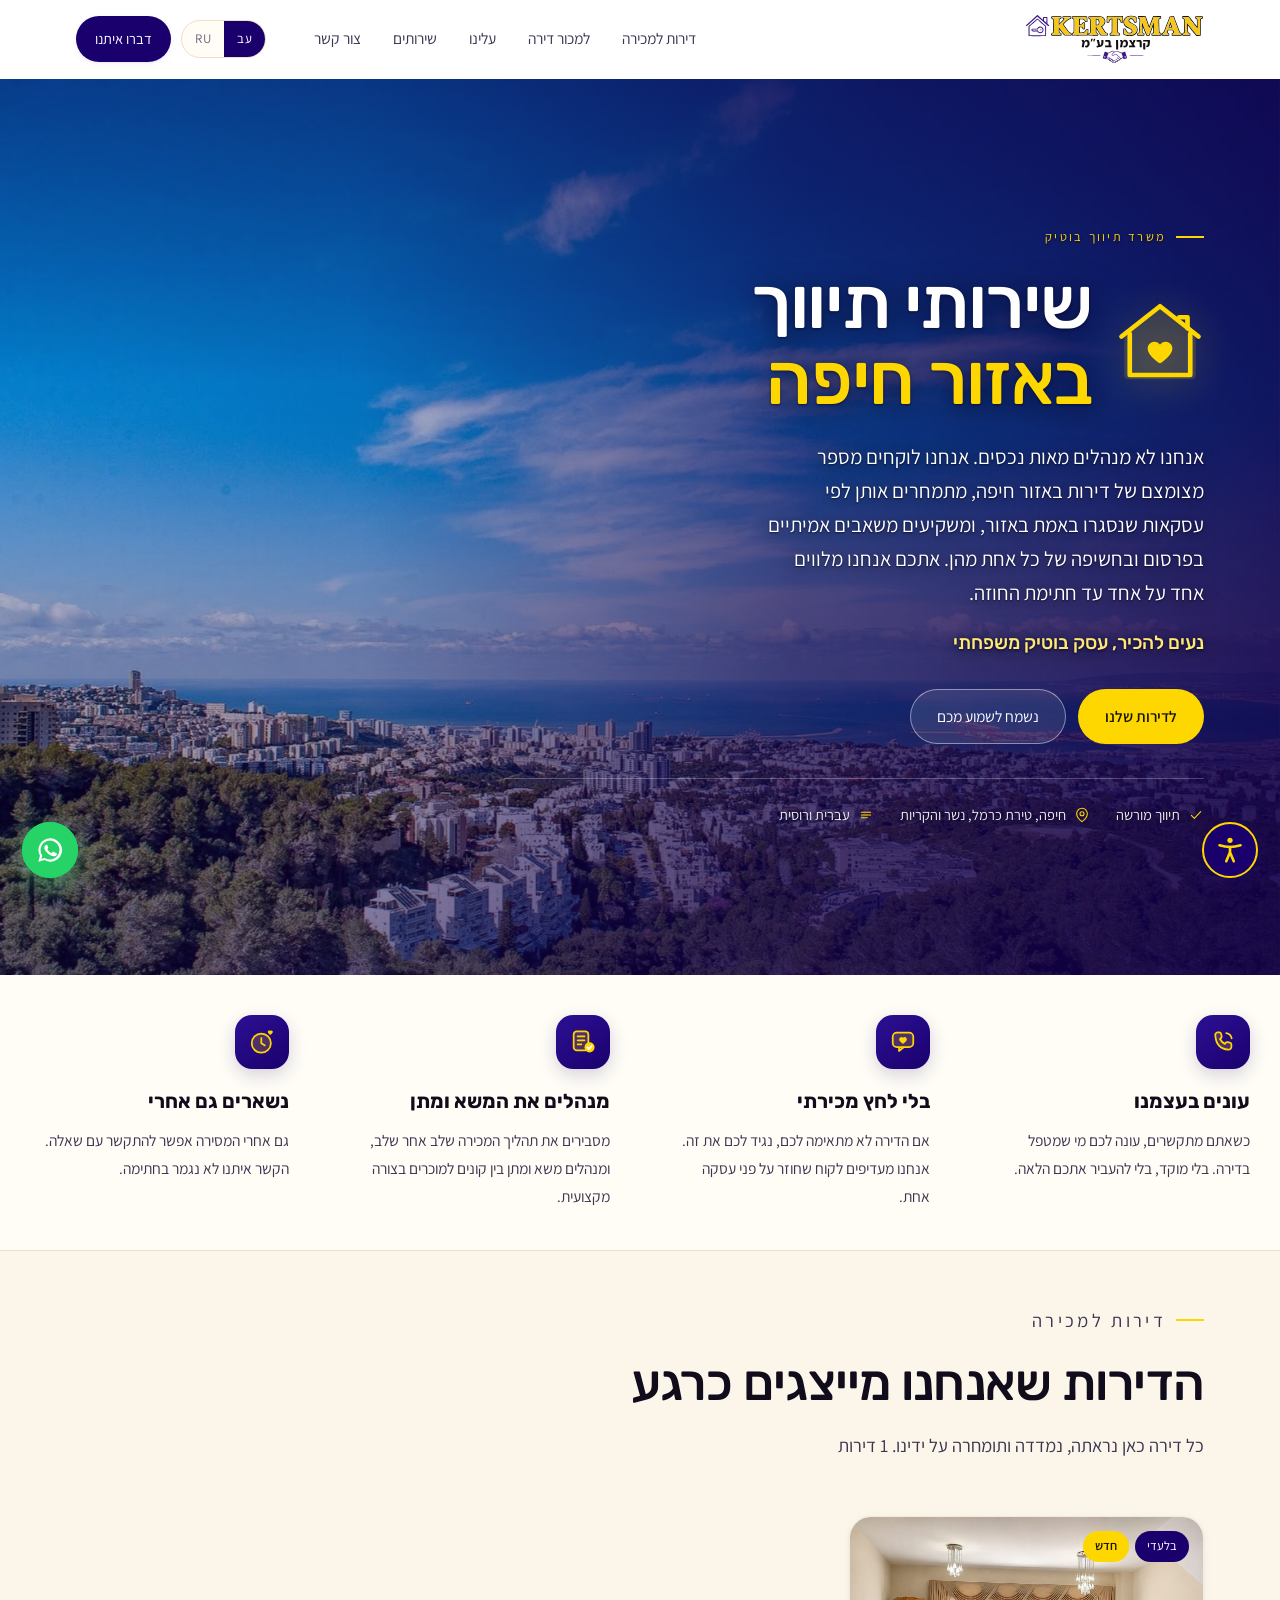
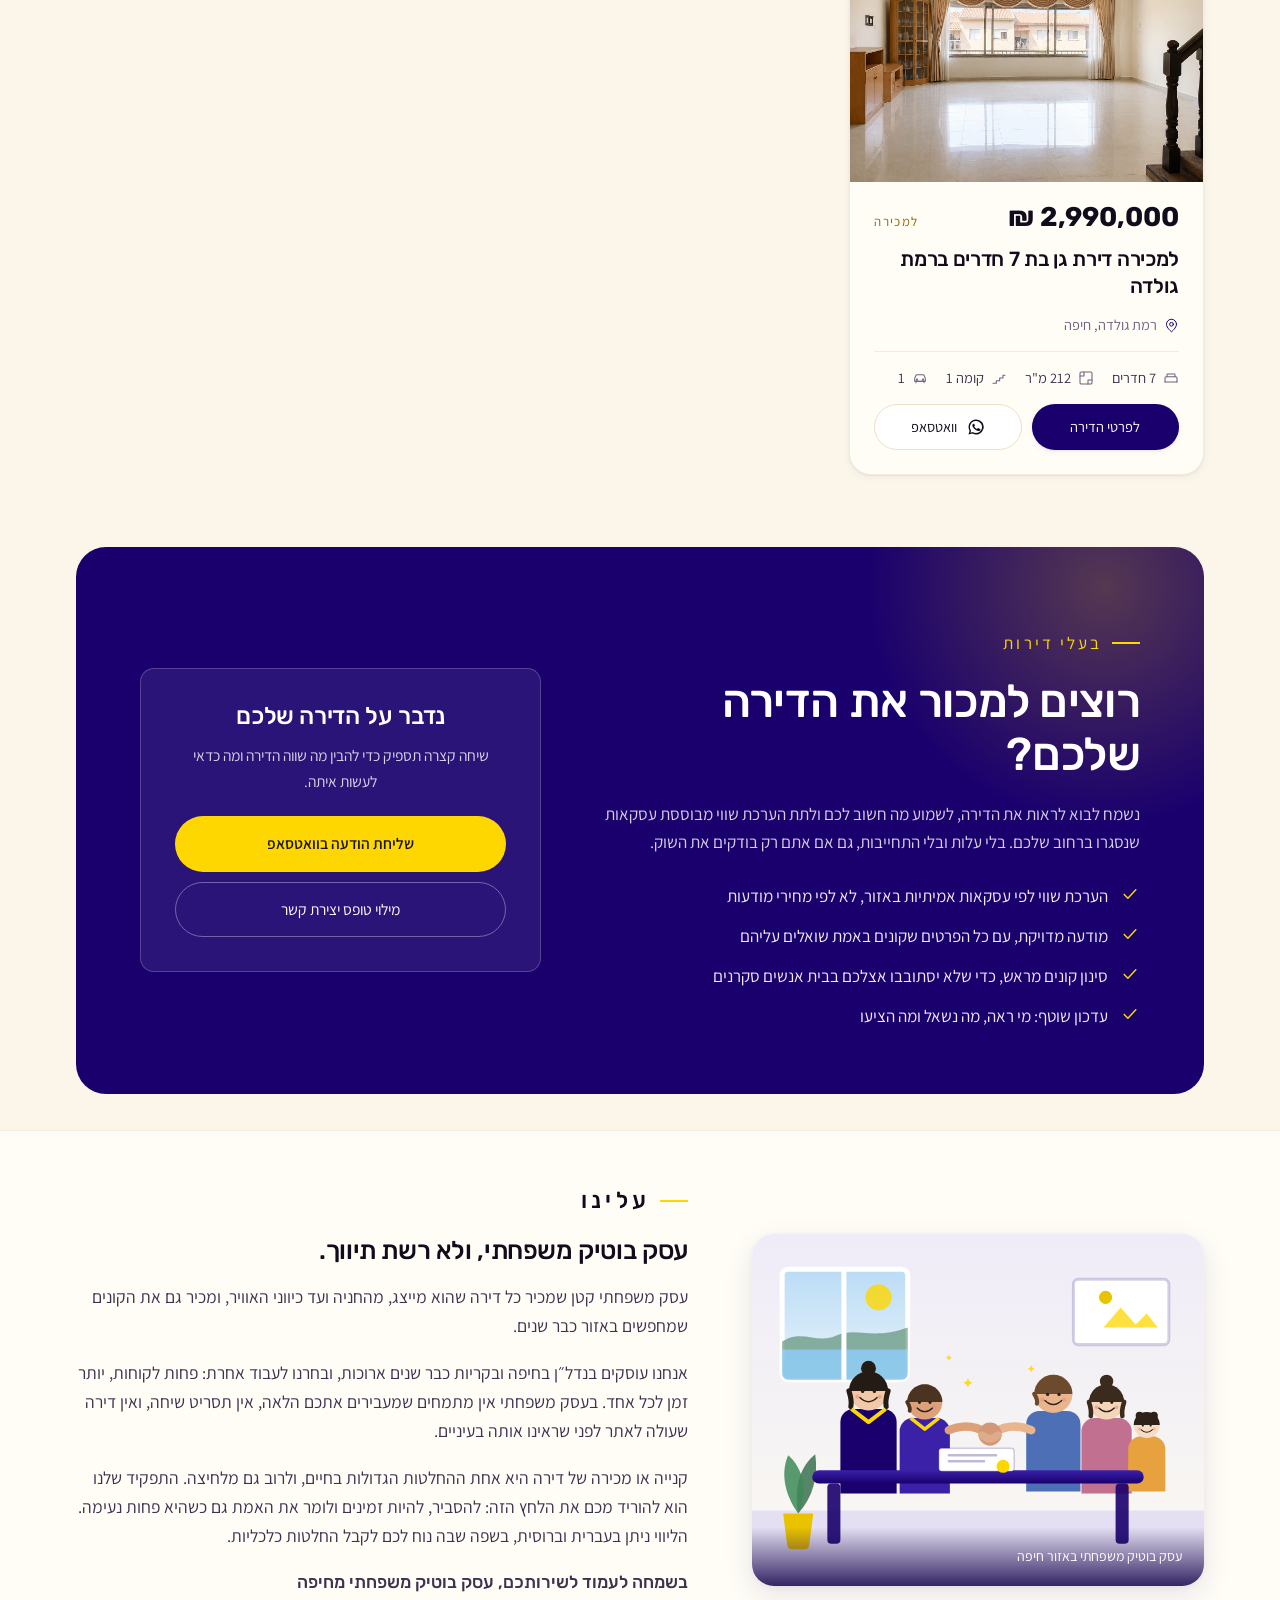
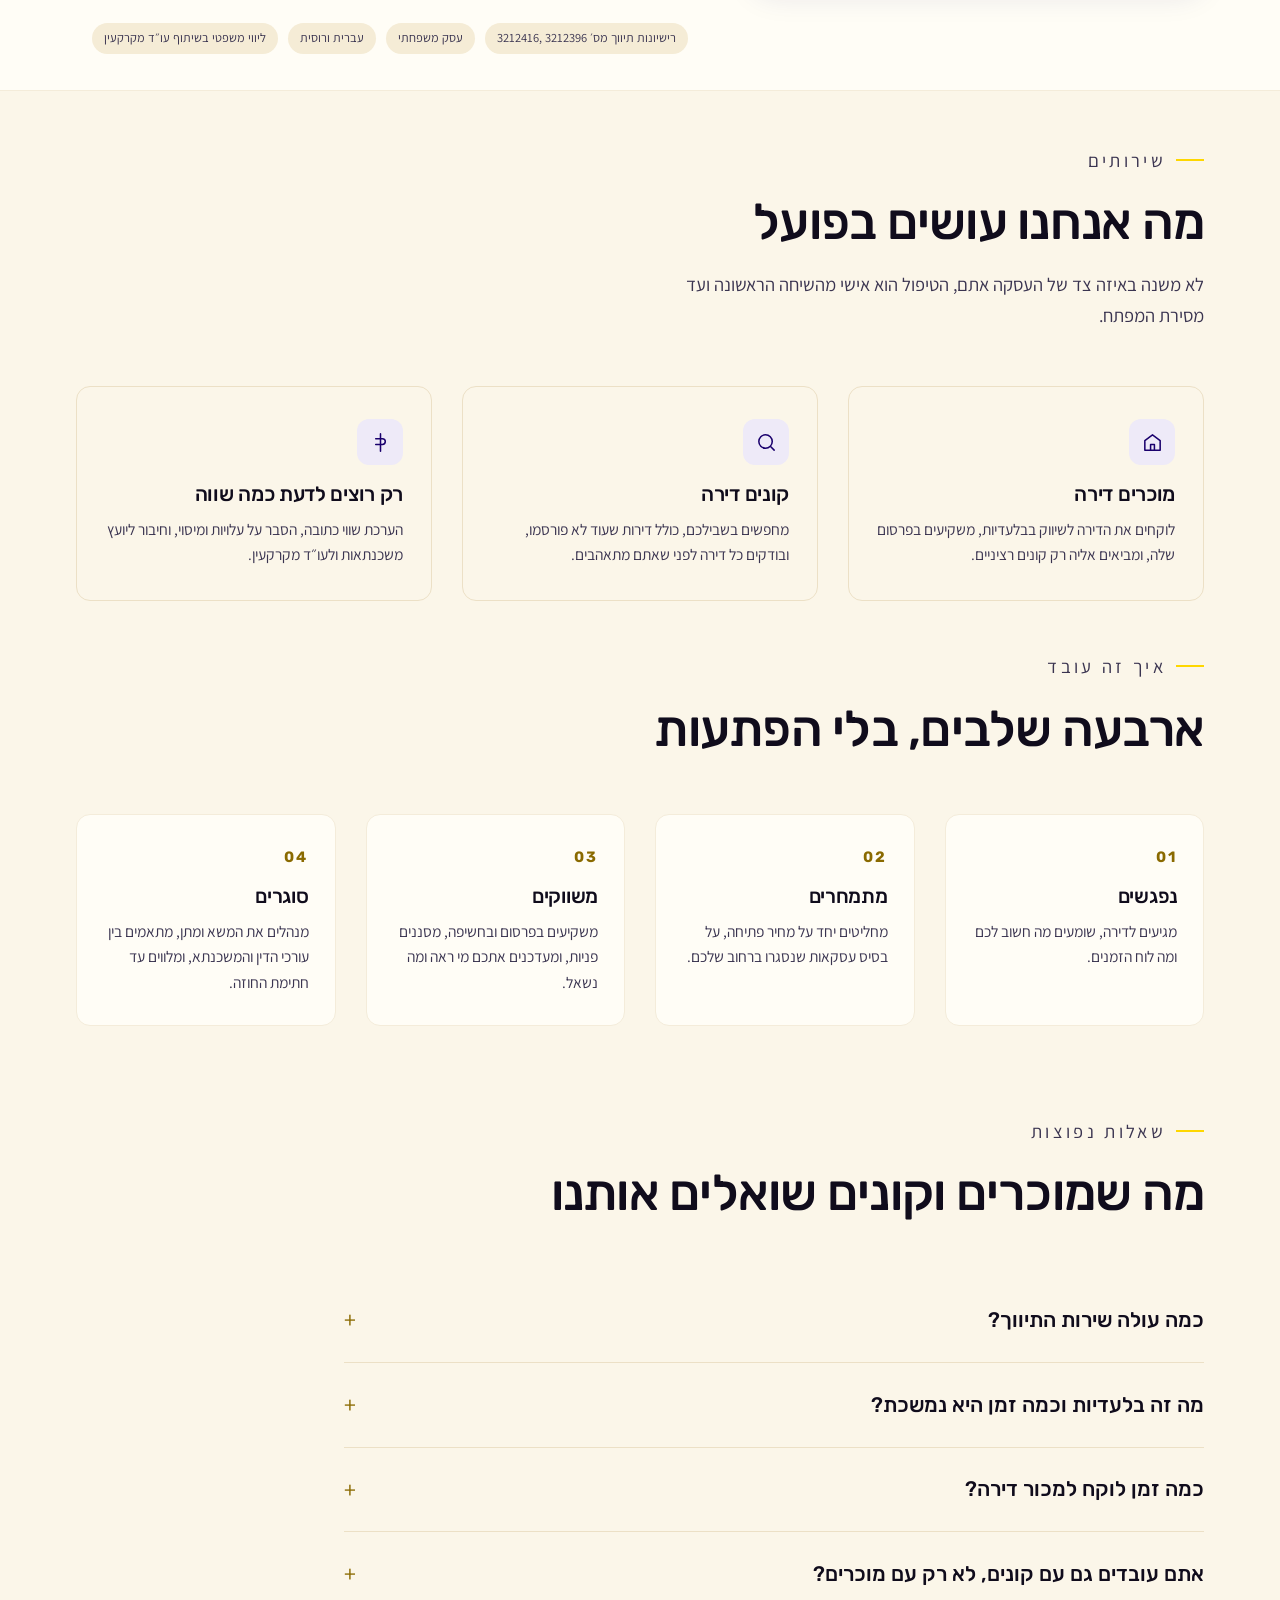
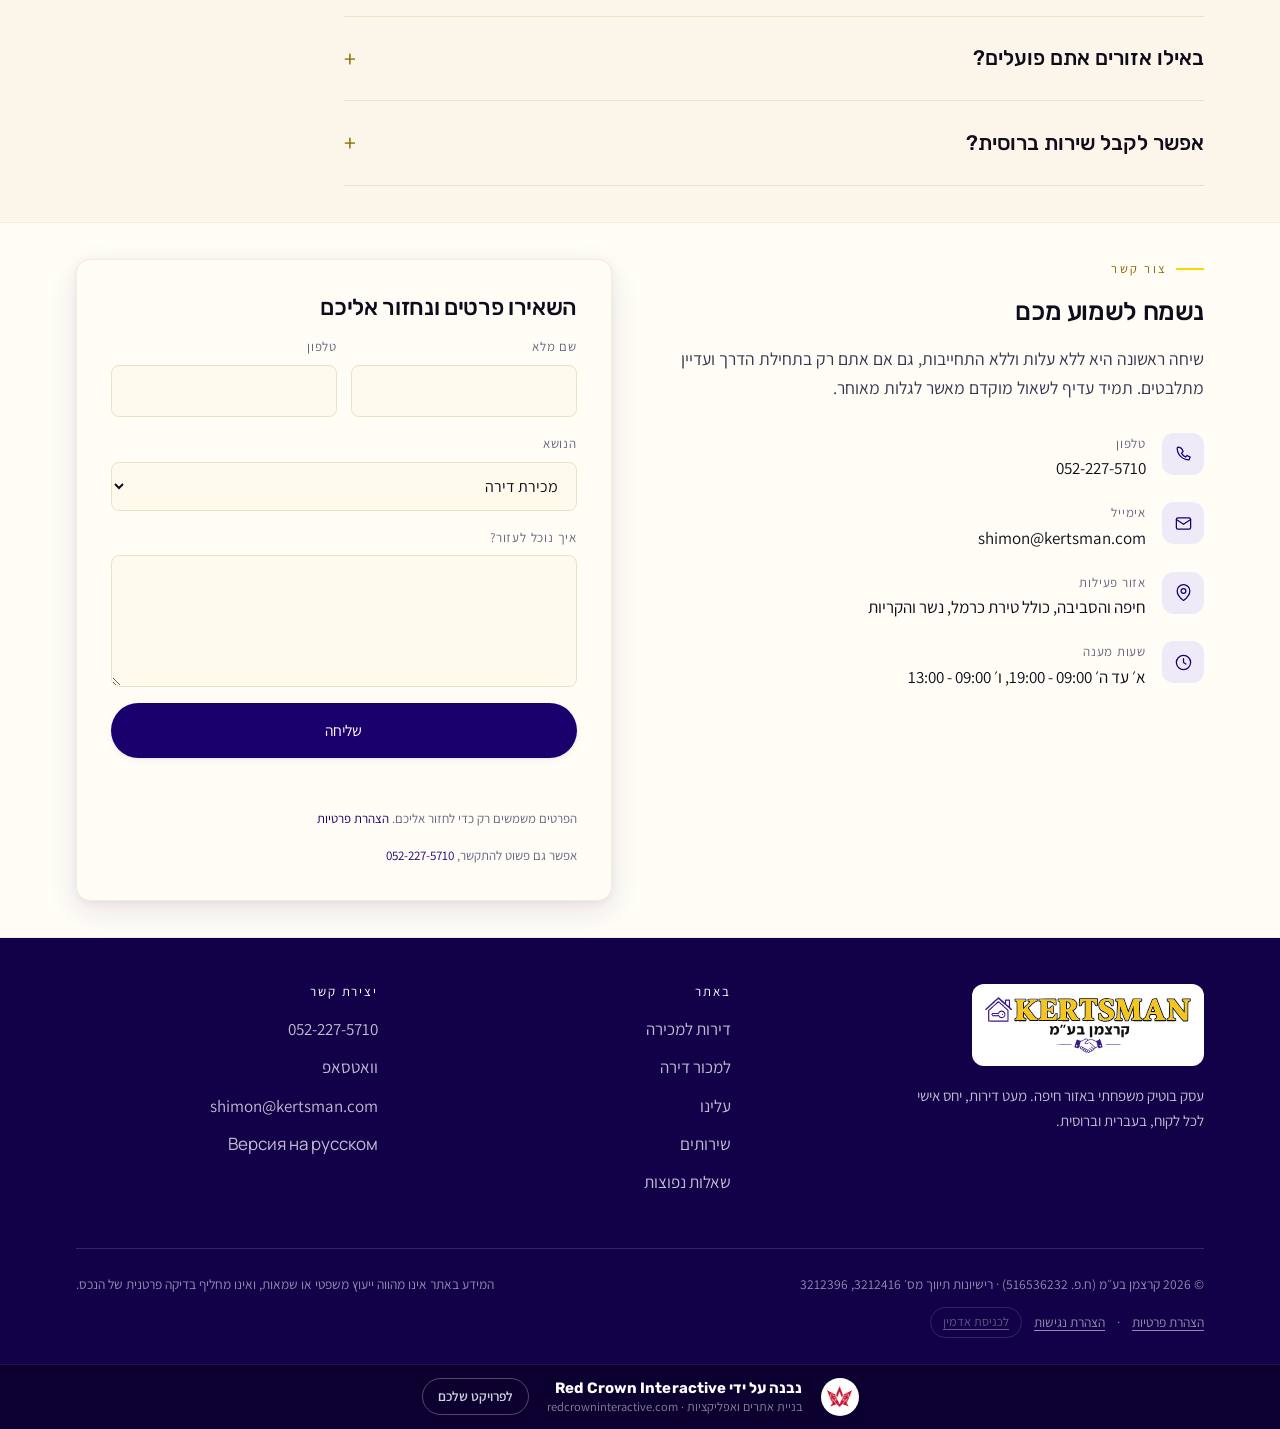
<file: index.html>
<!DOCTYPE html>
<html lang="he" dir="rtl" data-base="">
<head>
<meta charset="UTF-8">
<meta name="viewport" content="width=device-width, initial-scale=1, viewport-fit=cover">
<meta name="color-scheme" content="light">
<meta name="theme-color" content="#1A006D">
<title>קרצמן נדל״ן | שירותי תיווך באזור חיפה</title>
<meta name="description" content="משרד תיווך בוטיק באזור חיפה. דירות למכירה בכרמל, אחוזה, נווה שאנן, בת גלים, טירת כרמל, נשר והקריות, עם ליווי אישי וחם מהשיחה הראשונה ועד קבלת המפתח.">
<meta name="author" content="Kertsman Real Estate">
<link rel="canonical" href="https://www.kertsman.com/">
<link rel="alternate" hreflang="he" href="https://www.kertsman.com/">
<link rel="alternate" hreflang="ru" href="https://www.kertsman.com/ru/">
<link rel="alternate" hreflang="x-default" href="https://www.kertsman.com/">
<meta property="og:type" content="website">
<meta property="og:locale" content="he_IL">
<meta property="og:locale:alternate" content="ru_RU">
<meta property="og:site_name" content="קרצמן נדל״ן">
<meta property="og:title" content="קרצמן נדל״ן | שירותי תיווך באזור חיפה">
<meta property="og:description" content="דירות למכירה באזור חיפה, עם ליווי אישי וחם מהשיחה הראשונה ועד קבלת המפתח.">
<meta property="og:url" content="https://www.kertsman.com/">
<meta property="og:image" content="https://www.kertsman.com/assets/img/hero-haifa.jpg">
<meta name="twitter:card" content="summary_large_image">
<link rel="icon" href="assets/favicon.png" type="image/png">
<link rel="preload" href="assets/fonts/rubik-500-hebrew.woff2" as="font" type="font/woff2" crossorigin>
<link rel="preload" href="assets/fonts/assistant-400-hebrew.woff2" as="font" type="font/woff2" crossorigin>
<link rel="stylesheet" href="assets/kertsman.css?v=20260924c">
<script type="application/ld+json">
{
  "@context": "https://schema.org",
  "@type": "RealEstateAgent",
  "name": "קרצמן נדל\"ן",
  "description": "משרד תיווך בוטיק באזור חיפה. דירות למכירה בליווי אישי.",
  "url": "https://www.kertsman.com/",
  "areaServed": ["חיפה", "הכרמל", "אחוזה", "נווה שאנן", "בת גלים", "הדר הכרמל", "טירת כרמל", "נשר", "הקריות"],
  "availableLanguage": ["he", "ru"]
}
</script>
</head>
<body>
<div class="progress" id="progress" aria-hidden="true"></div>
<a class="skip" href="#main">דילוג לתוכן המרכזי</a>

<header class="topbar">
  <div class="wrap">
    <a class="brand" href="#top" aria-label="קרצמן נדל״ן, לראש הדף">
      <img class="brand-logo" src="assets/logo.svg" alt="קרצמן נדל״ן" width="574" height="160">
    </a>

    <button class="burger" id="burger" type="button" aria-label="תפריט" aria-expanded="false" aria-controls="nav">
      <span></span><span></span><span></span>
    </button>

    <nav class="nav" id="nav" aria-label="ניווט ראשי">
      <a href="#properties">דירות למכירה</a>
      <a href="#sell">למכור דירה</a>
      <a href="#about">עלינו</a>
      <a href="#services">שירותים</a>
      <a href="#contact">צור קשר</a>
    </nav>

    <div class="top-actions">
      <div class="lang">
        <a href="./" aria-current="true" hreflang="he">עב</a>
        <a href="ru/" hreflang="ru">RU</a>
      </div>
      <a class="btn btn-primary btn-sm" href="#contact">דברו איתנו</a>
    </div>
  </div>
</header>

<main id="main">
  <section class="hero" id="top">
    <div class="hero-photo">
      <img src="assets/img/hero-haifa.jpg" alt="נוף מפרץ חיפה מהכרמל" width="2000" height="1098" fetchpriority="high">
    </div>
    <div class="wrap hero-inner">
      <div class="hero-copy">
        <p class="eyebrow fade-up">משרד תיווך בוטיק</p>
        <div class="hero-title fade-up" style="--d:.08s">
          <svg class="hero-mark" viewBox="0 0 64 64" aria-hidden="true" focusable="false">
            <path d="M32 7 6 27v29a3 3 0 0 0 3 3h46a3 3 0 0 0 3-3V27L32 7Z" fill="#FED700" fill-opacity=".14"/>
            <path d="M4 28 32 6l28 22" fill="none" stroke="#FED700" stroke-width="3.4" stroke-linecap="round" stroke-linejoin="round"/>
            <path d="M10 26v30h44V26" fill="none" stroke="#FED700" stroke-width="3.4" stroke-linecap="round" stroke-linejoin="round"/>
            <path d="M32 47.5s-9-5.2-9-11a5 5 0 0 1 9-2.6 5 5 0 0 1 9 2.6c0 5.8-9 11-9 11Z" fill="#FED700"/>
            <path d="M46 14h6v8" fill="none" stroke="#FED700" stroke-width="3.4" stroke-linecap="round" stroke-linejoin="round"/>
          </svg>
          <h1>שירותי תיווך<br><em>באזור חיפה</em></h1>
        </div>
        <p class="hero-lede fade-up" style="--d:.16s">
          אנחנו לא מנהלים מאות נכסים. אנחנו לוקחים מספר מצומצם של דירות באזור חיפה,
          מתמחרים אותן לפי עסקאות שנסגרו באמת באזור, ומשקיעים משאבים אמיתיים
          בפרסום ובחשיפה של כל אחת מהן. אתכם אנחנו מלווים אחד על אחד עד חתימת החוזה.
        </p>
        <p class="hero-sign fade-up" style="--d:.22s">נעים להכיר, עסק בוטיק משפחתי</p>
        <div class="hero-cta fade-up" style="--d:.28s">
          <a class="btn btn-gold" href="#properties">לדירות שלנו</a>
          <a class="btn btn-ghost" href="#contact">נשמח לשמוע מכם</a>
        </div>
        <div class="hero-trust fade-up" style="--d:.36s">
          <span>
            <svg viewBox="0 0 24 24" fill="none" stroke="currentColor" stroke-width="1.6" stroke-linecap="round" stroke-linejoin="round" aria-hidden="true"><path d="m5 12.5 4.5 4.5L19 7"/></svg>
            תיווך מורשה
          </span>
          <span>
            <svg viewBox="0 0 24 24" fill="none" stroke="currentColor" stroke-width="1.6" stroke-linecap="round" stroke-linejoin="round" aria-hidden="true"><path d="M20 10c0 6-8 12-8 12s-8-6-8-12a8 8 0 1 1 16 0Z"/><circle cx="12" cy="10" r="3"/></svg>
            חיפה, טירת כרמל, נשר והקריות
          </span>
          <span>
            <svg viewBox="0 0 24 24" fill="none" stroke="currentColor" stroke-width="1.6" stroke-linecap="round" stroke-linejoin="round" aria-hidden="true"><path d="M5 8h14M5 12h14M5 16h9"/></svg>
            עברית ורוסית
          </span>
        </div>
      </div>
    </div>
  </section>

  <section class="promises">
    <div class="promise reveal">
      <span class="promise-icon"><svg viewBox="0 0 24 24" fill="none" aria-hidden="true">
          <path d="M6.9 3.8h1.9c.77 0 1.44.53 1.6 1.28l.44 2.06a1.65 1.65 0 0 1-.62 1.68l-.83.62a10.2 10.2 0 0 0 4.18 4.18l.62-.83a1.65 1.65 0 0 1 1.68-.62l2.06.44c.75.16 1.28.83 1.28 1.6v1.9a2.5 2.5 0 0 1-2.72 2.49C10.1 18.02 5.98 13.9 5.41 6.52A2.5 2.5 0 0 1 6.9 3.8Z" fill="currentColor" fill-opacity=".2" stroke="currentColor" stroke-width="1.5" stroke-linejoin="round"/>
          <path d="M14.8 4.3a5.4 5.4 0 0 1 4.6 4.6" stroke="currentColor" stroke-width="1.5" stroke-linecap="round"/>
        </svg></span>
      <b>עונים בעצמנו</b>
      <span>כשאתם מתקשרים, עונה לכם מי שמטפל בדירה. בלי מוקד, בלי להעביר אתכם הלאה.</span>
    </div>
    <div class="promise reveal">
      <span class="promise-icon"><svg viewBox="0 0 24 24" fill="none" aria-hidden="true">
          <rect x="3.2" y="4" width="17.6" height="12.4" rx="3.6" fill="currentColor" fill-opacity=".2" stroke="currentColor" stroke-width="1.5"/>
          <path d="M8.6 16.4v3.3l4.2-3.3" fill="currentColor" fill-opacity=".2" stroke="currentColor" stroke-width="1.5" stroke-linejoin="round"/>
          <path d="M12 13.6s-3.3-2-3.3-3.9a1.95 1.95 0 0 1 3.3-1.32 1.95 1.95 0 0 1 3.3 1.32c0 1.9-3.3 3.9-3.3 3.9Z" fill="currentColor"/>
        </svg></span>
      <b>בלי לחץ מכירתי</b>
      <span>אם הדירה לא מתאימה לכם, נגיד לכם את זה. אנחנו מעדיפים לקוח שחוזר על פני עסקה אחת.</span>
    </div>
    <div class="promise reveal">
      <span class="promise-icon"><svg viewBox="0 0 24 24" fill="none" aria-hidden="true">
          <rect x="4" y="2.8" width="12.6" height="16.4" rx="2.8" fill="currentColor" fill-opacity=".2" stroke="currentColor" stroke-width="1.5"/>
          <path d="M7.4 7.2h5.8M7.4 10.6h5.8M7.4 14h3.2" stroke="currentColor" stroke-width="1.5" stroke-linecap="round"/>
          <circle cx="17.6" cy="16.6" r="4.3" fill="currentColor"/>
          <path d="m15.8 16.7 1.3 1.3 2.4-2.6" stroke="#fff" stroke-width="1.6" stroke-linecap="round" stroke-linejoin="round"/>
        </svg></span>
      <b>מנהלים את המשא ומתן</b>
      <span>מסבירים את תהליך המכירה שלב אחר שלב, ומנהלים משא ומתן בין קונים למוכרים בצורה מקצועית.</span>
    </div>
    <div class="promise reveal">
      <span class="promise-icon"><svg viewBox="0 0 24 24" fill="none" aria-hidden="true">
          <circle cx="11.4" cy="13" r="8.2" fill="currentColor" fill-opacity=".2" stroke="currentColor" stroke-width="1.5"/>
          <path d="M11.4 8.6V13l3.1 1.9" stroke="currentColor" stroke-width="1.5" stroke-linecap="round" stroke-linejoin="round"/>
          <path d="M19.1 2.6c.75-.85 2.15-.32 2.15.85 0 .95-1.2 1.9-2.15 2.55-.95-.65-2.15-1.6-2.15-2.55 0-1.17 1.4-1.7 2.15-.85Z" fill="currentColor"/>
        </svg></span>
      <b>נשארים גם אחרי</b>
      <span>גם אחרי המסירה אפשר להתקשר עם שאלה. הקשר איתנו לא נגמר בחתימה.</span>
    </div>
  </section>

  <section class="section" id="properties">
    <div class="wrap">
      <div class="section-head reveal">
        <p class="eyebrow">דירות למכירה</p>
        <h2>הדירות שאנחנו מייצגים כרגע</h2>
        <p>כל דירה כאן נראתה, נמדדה ותומחרה על ידינו. <span id="result-count"></span></p>
      </div>
      <div class="grid" id="grid"></div>
    </div>
  </section>

  <section class="section" id="sell">
    <div class="wrap">
      <div class="publish reveal">
        <div>
          <p class="eyebrow">בעלי דירות</p>
          <h2>רוצים למכור את הדירה שלכם?</h2>
          <p>
            נשמח לבוא לראות את הדירה, לשמוע מה חשוב לכם ולתת הערכת שווי מבוססת עסקאות
            שנסגרו ברחוב שלכם. בלי עלות ובלי התחייבות, גם אם אתם רק בודקים את השוק.
          </p>
          <ul>
            <li>
              <svg viewBox="0 0 24 24" fill="none" stroke="currentColor" stroke-width="1.8" stroke-linecap="round" stroke-linejoin="round" aria-hidden="true"><path d="m5 12.5 4.5 4.5L19 7"/></svg>
              <span>הערכת שווי לפי עסקאות אמיתיות באזור, לא לפי מחירי מודעות</span>
            </li>
            <li>
              <svg viewBox="0 0 24 24" fill="none" stroke="currentColor" stroke-width="1.8" stroke-linecap="round" stroke-linejoin="round" aria-hidden="true"><path d="m5 12.5 4.5 4.5L19 7"/></svg>
              <span>מודעה מדויקת, עם כל הפרטים שקונים באמת שואלים עליהם</span>
            </li>
            <li>
              <svg viewBox="0 0 24 24" fill="none" stroke="currentColor" stroke-width="1.8" stroke-linecap="round" stroke-linejoin="round" aria-hidden="true"><path d="m5 12.5 4.5 4.5L19 7"/></svg>
              <span>סינון קונים מראש, כדי שלא יסתובבו אצלכם בבית אנשים סקרנים</span>
            </li>
            <li>
              <svg viewBox="0 0 24 24" fill="none" stroke="currentColor" stroke-width="1.8" stroke-linecap="round" stroke-linejoin="round" aria-hidden="true"><path d="m5 12.5 4.5 4.5L19 7"/></svg>
              <span>עדכון שוטף: מי ראה, מה נשאל ומה הציעו</span>
            </li>
          </ul>
        </div>

        <div class="publish-cta">
          <h3>נדבר על הדירה שלכם</h3>
          <p>שיחה קצרה תספיק כדי להבין מה שווה הדירה ומה כדאי לעשות איתה.</p>
          <div class="stack">
            <a class="btn btn-gold" data-link="wa" href="#" data-wa-text="שלום, יש לי דירה למכירה באזור חיפה ואשמח להערכת שווי." target="_blank" rel="noopener">שליחת הודעה בוואטסאפ</a>
            <a class="btn btn-ghost" href="#contact">מילוי טופס יצירת קשר</a>
          </div>
        </div>
      </div>
    </div>
  </section>

  <section class="section section-alt" id="about">
    <div class="wrap">
      <div class="about-grid">
        <div class="portrait portrait-art reveal">
          <img src="assets/img/about-deal.svg" alt="איור: צוות המשרד סוגר עסקה עם משפחה" width="900" height="700" loading="lazy">
          <p class="portrait-cap">עסק בוטיק משפחתי באזור חיפה</p>
        </div>
        <div class="about-body reveal">
          <p class="eyebrow">עלינו</p>
          <h2>עסק בוטיק משפחתי, ולא רשת תיווך.</h2>
          <p>
            עסק משפחתי קטן שמכיר כל דירה שהוא מייצג, מהחניה ועד כיווני האוויר, ומכיר גם את
            הקונים שמחפשים באזור כבר שנים.
          </p>
          <p>
            אנחנו עוסקים בנדל״ן בחיפה ובקריות כבר שנים ארוכות, ובחרנו לעבוד אחרת: פחות לקוחות,
            יותר זמן לכל אחד. בעסק משפחתי אין מתמחים שמעבירים אתכם הלאה, אין תסריט שיחה,
            ואין דירה שעולה לאתר לפני שראינו אותה בעיניים.
          </p>
          <p>
            קנייה או מכירה של דירה היא אחת ההחלטות הגדולות בחיים, ולרוב גם מלחיצה. התפקיד שלנו
            הוא להוריד מכם את הלחץ הזה: להסביר, להיות זמינים ולומר את האמת גם כשהיא פחות נעימה.
            הליווי ניתן בעברית וברוסית, בשפה שבה נוח לכם לקבל החלטות כלכליות.
          </p>
          <p class="signature">בשמחה לעמוד לשירותכם, עסק בוטיק משפחתי מחיפה</p>
          <div class="credentials">
            <span class="tag" data-optional="licence" data-cfg="licenceLine"></span>
            <span class="tag">עסק משפחתי</span>
            <span class="tag">עברית ורוסית</span>
            <span class="tag">ליווי משפטי בשיתוף עו״ד מקרקעין</span>
          </div>
        </div>
      </div>
    </div>
  </section>

  <section class="section" id="services">
    <div class="wrap">
      <div class="section-head reveal">
        <p class="eyebrow">שירותים</p>
        <h2>מה אנחנו עושים בפועל</h2>
        <p>לא משנה באיזה צד של העסקה אתם, הטיפול הוא אישי מהשיחה הראשונה ועד מסירת המפתח.</p>
      </div>
      <div class="services">
        <article class="service reveal">
          <div class="service-icon"><svg viewBox="0 0 24 24" fill="none" stroke="currentColor" stroke-width="1.6" stroke-linecap="round" stroke-linejoin="round" aria-hidden="true"><path d="M4 10 12 4l8 6v10H4V10Z"/><path d="M10 20v-6h4v6"/></svg></div>
          <h3>מוכרים דירה</h3>
          <p>לוקחים את הדירה לשיווק בבלעדיות, משקיעים בפרסום שלה, ומביאים אליה רק קונים רציניים.</p>
        </article>
        <article class="service reveal">
          <div class="service-icon"><svg viewBox="0 0 24 24" fill="none" stroke="currentColor" stroke-width="1.6" stroke-linecap="round" stroke-linejoin="round" aria-hidden="true"><circle cx="11" cy="11" r="7"/><path d="m20 20-3.5-3.5"/></svg></div>
          <h3>קונים דירה</h3>
          <p>מחפשים בשבילכם, כולל דירות שעוד לא פורסמו, ובודקים כל דירה לפני שאתם מתאהבים.</p>
        </article>
        <article class="service reveal">
          <div class="service-icon"><svg viewBox="0 0 24 24" fill="none" stroke="currentColor" stroke-width="1.6" stroke-linecap="round" stroke-linejoin="round" aria-hidden="true"><path d="M12 3v18M7 8h7a3 3 0 0 1 0 6H7"/></svg></div>
          <h3>רק רוצים לדעת כמה שווה</h3>
          <p>הערכת שווי כתובה, הסבר על עלויות ומיסוי, וחיבור ליועץ משכנתאות ולעו״ד מקרקעין.</p>
        </article>
      </div>

      <div class="section-head reveal steps-head">
        <p class="eyebrow">איך זה עובד</p>
        <h2>ארבעה שלבים, בלי הפתעות</h2>
      </div>
      <div class="steps">
        <article class="step reveal"><b>01</b><h3>נפגשים</h3><p>מגיעים לדירה, שומעים מה חשוב לכם ומה לוח הזמנים.</p></article>
        <article class="step reveal"><b>02</b><h3>מתמחרים</h3><p>מחליטים יחד על מחיר פתיחה, על בסיס עסקאות שנסגרו ברחוב שלכם.</p></article>
        <article class="step reveal"><b>03</b><h3>משווקים</h3><p>משקיעים בפרסום ובחשיפה, מסננים פניות, ומעדכנים אתכם מי ראה ומה נשאל.</p></article>
        <article class="step reveal"><b>04</b><h3>סוגרים</h3><p>מנהלים את המשא ומתן, מתאמים בין עורכי הדין והמשכנתא, ומלווים עד חתימת החוזה.</p></article>
      </div>
    </div>
  </section>


  <section class="section" id="faq">
    <div class="wrap">
      <div class="section-head reveal">
        <p class="eyebrow">שאלות נפוצות</p>
        <h2>מה שמוכרים וקונים שואלים אותנו</h2>
      </div>
      <div class="faq reveal">
        <details>
          <summary>כמה עולה שירות התיווך?</summary>
          <p>דמי התיווך נקבעים מראש בכתב לפני שמתחילים לעבוד, והם משולמים רק אם העסקה נסגרה בפועל. הערכת השווי והייעוץ הראשוני ניתנים בלי תשלום נפרד.</p>
        </details>
        <details>
          <summary>מה זה בלעדיות וכמה זמן היא נמשכת?</summary>
          <p>בלעדיות היא הסכם שבו המשרד מייצג את הדירה לתקופה קצובה, ובתמורה משקיע בה תקציב שיווק וזמן. התקופה מוסכמת מראש, תנאי הסיום נקבעים בהסכם, ואתם מקבלים עדכון שוטף לאורך כל הדרך.</p>
        </details>
        <details>
          <summary>כמה זמן לוקח למכור דירה?</summary>
          <p>זה משתנה לפי אזור, מצב הדירה והמחיר. מה שאפשר להבטיח זה תמחור ריאלי לפי עסקאות שנסגרו, כי מחיר גבוה מדי בפתיחה הוא הסיבה המרכזית לדירות שנתקעות. אנחנו לא נבטיח לכם תאריך שאין לנו שליטה עליו.</p>
        </details>
        <details>
          <summary>אתם עובדים גם עם קונים, לא רק עם מוכרים?</summary>
          <p>בהחלט. אנחנו מלווים קונים באיתור הדירה, בבדיקת הרישום והתוכניות, במשא ומתן ובחיבור לעורך דין מקרקעין וליועץ משכנתאות. חלק מהדירות שאנחנו מציעים לקונים עדיין לא פורסמו בשום מקום.</p>
        </details>
        <details>
          <summary>באילו אזורים אתם פועלים?</summary>
          <p>חיפה והסביבה: הכרמל, אחוזה, הכרמל הצרפתי, נווה שאנן, הדר הכרמל, בת גלים, וגם טירת כרמל, נשר והקריות. מחוץ לאזור הזה נעדיף להפנות אתכם למתווך מקומי שמכיר את הרחובות, כי זה נכון יותר עבורכם.</p>
        </details>
        <details>
          <summary>אפשר לקבל שירות ברוסית?</summary>
          <p>בהחלט. כל התהליך, כולל הסבר על מסמכים משפטיים, יכול להתנהל ברוסית. <a href="ru/">גרסה מלאה של האתר ברוסית</a> זמינה גם היא.</p>
        </details>
      </div>
    </div>
  </section>

  <section class="section section-alt" id="contact">
    <div class="wrap">
      <div class="contact-grid">
        <div class="reveal">
          <p class="eyebrow">צור קשר</p>
          <h2>נשמח לשמוע מכם</h2>
          <p style="margin-block-start:18px;color:var(--ink-2);font-size:17.5px">
            שיחה ראשונה היא ללא עלות וללא התחייבות, גם אם אתם רק בתחילת הדרך ועדיין מתלבטים.
            תמיד עדיף לשאול מוקדם מאשר לגלות מאוחר.
          </p>
          <ul class="contact-list">
            <li>
              <span class="ci"><svg viewBox="0 0 24 24" fill="none" stroke="currentColor" stroke-width="1.6" stroke-linecap="round" stroke-linejoin="round" aria-hidden="true"><path d="M4 5c0 8.3 6.7 15 15 15l1.5-3.5-4-2-2 2a12 12 0 0 1-5-5l2-2-2-4L6 4A2 2 0 0 0 4 5Z"/></svg></span>
              <span><b>טלפון</b><a data-link="tel" href="#" data-cfg="phone">052-227-5710</a></span>
            </li>
            <li data-optional="email">
              <span class="ci"><svg viewBox="0 0 24 24" fill="none" stroke="currentColor" stroke-width="1.6" stroke-linecap="round" stroke-linejoin="round" aria-hidden="true"><rect x="3" y="5" width="18" height="14" rx="2"/><path d="m3 7 9 6 9-6"/></svg></span>
              <span><b>אימייל</b><a data-link="mail" href="#" data-cfg="email"></a></span>
            </li>
            <li>
              <span class="ci"><svg viewBox="0 0 24 24" fill="none" stroke="currentColor" stroke-width="1.6" stroke-linecap="round" stroke-linejoin="round" aria-hidden="true"><path d="M20 10c0 6-8 12-8 12s-8-6-8-12a8 8 0 1 1 16 0Z"/><circle cx="12" cy="10" r="3"/></svg></span>
              <span><b>אזור פעילות</b><p data-cfg="serviceArea">חיפה, הכרמל והקריות</p></span>
            </li>
            <li>
              <span class="ci"><svg viewBox="0 0 24 24" fill="none" stroke="currentColor" stroke-width="1.6" stroke-linecap="round" stroke-linejoin="round" aria-hidden="true"><circle cx="12" cy="12" r="9"/><path d="M12 7v5l3 2"/></svg></span>
              <span><b>שעות מענה</b><p data-cfg="hours">א׳ עד ה׳ 09:00 - 19:00, ו׳ 09:00 - 13:00</p></span>
            </li>
          </ul>
        </div>

        <form class="form-card reveal" data-lead novalidate>
          <h3>השאירו פרטים ונחזור אליכם</h3>
          <div class="form-two">
            <div class="form-row">
              <label for="c-name">שם מלא</label>
              <input id="c-name" name="name" type="text" autocomplete="name" required>
            </div>
            <div class="form-row">
              <label for="c-phone">טלפון</label>
              <input id="c-phone" name="phone" type="tel" inputmode="tel" autocomplete="tel" required>
            </div>
          </div>
          <div class="form-row">
            <label for="c-subject">הנושא</label>
            <select id="c-subject" name="topic">
              <option>מכירת דירה</option>
              <option>קניית דירה</option>
              <option>הערכת שווי</option>
              <option>ייעוץ משכנתאות</option>
              <option>שאלה כללית</option>
            </select>
          </div>
          <div class="form-row">
            <label for="c-message">איך נוכל לעזור?</label>
            <textarea id="c-message" name="details" rows="4"></textarea>
          </div>
          <button class="btn btn-primary" type="submit">שליחה</button>
          <p class="form-status" role="status" aria-live="polite"></p>
          <p class="form-note">הפרטים משמשים רק כדי לחזור אליכם. <a href="legal/privacy/" style="color:var(--brand)">הצהרת פרטיות</a></p>
          <p class="form-note">אפשר גם פשוט להתקשר, <a data-link="tel" href="#" data-cfg="phone" style="color:var(--brand)">052-227-5710</a></p>
        </form>
      </div>
    </div>
  </section>
</main>

<footer class="foot">
  <div class="wrap">
    <div class="foot-grid">
      <div>
        <a class="brand" href="#top" aria-label="קרצמן נדל״ן">
          <img class="brand-logo" src="assets/logo.svg" alt="קרצמן נדל״ן" width="574" height="160">
        </a>
        <p>עסק בוטיק משפחתי באזור חיפה. מעט דירות, יחס אישי לכל לקוח, בעברית וברוסית.</p>
      </div>
      <div>
        <h2 class="foot-title">באתר</h2>
        <ul>
          <li><a href="#properties">דירות למכירה</a></li>
          <li><a href="#sell">למכור דירה</a></li>
          <li><a href="#about">עלינו</a></li>
          <li><a href="#services">שירותים</a></li>
          <li><a href="#faq">שאלות נפוצות</a></li>
        </ul>
      </div>
      <div>
        <h2 class="foot-title">יצירת קשר</h2>
        <ul>
          <li><a data-link="tel" href="#" data-cfg="phone">052-227-5710</a></li>
          <li><a data-link="wa" href="#" data-wa-text="שלום, הגעתי מהאתר ואשמח לדבר." target="_blank" rel="noopener">וואטסאפ</a></li>
          <li data-optional="email"><a data-link="mail" href="#" data-cfg="email"></a></li>
          <li><a href="ru/" hreflang="ru">Версия на русском</a></li>
        </ul>
      </div>
    </div>
    <div class="foot-bottom">
      <span>© <span id="year">2026</span> קרצמן בע״מ (ח.פ. <bdi>516536232</bdi>) · רישיונות תיווך מס׳ <bdi>3212416</bdi>, <bdi>3212396</bdi></span>
      <span>המידע באתר אינו מהווה ייעוץ משפטי או שמאות, ואינו מחליף בדיקה פרטנית של הנכס.</span>
      <span class="foot-links"><a href="legal/privacy/">הצהרת פרטיות</a> · <a href="legal/accessibility/">הצהרת נגישות</a>
        <a class="foot-admin" href="admin/" rel="nofollow">לכניסת אדמין</a></span>
    </div>
  </div>
</footer>

<a class="credit-bar" href="https://redcrowninteractive.com" target="_blank" rel="noopener">
  <span class="credit-mark"><img src="assets/img/redcrown.png" alt="Red Crown Interactive" width="128" height="128" loading="lazy"></span>
  <span class="credit-text">
    <b>נבנה על ידי <bdi>Red Crown Interactive</bdi></b>
    <span>בניית אתרים ואפליקציות · <bdi>redcrowninteractive.com</bdi></span>
  </span>
  <span class="credit-cta" aria-hidden="true">לפרויקט שלכם</span>
</a>


<a class="wa-float" data-link="wa" href="#" data-wa-text="שלום, הגעתי מהאתר ואשמח לדבר." target="_blank" rel="noopener" aria-label="שליחת הודעה בוואטסאפ">
  <svg viewBox="0 0 24 24" fill="currentColor" aria-hidden="true"><path d="M12 2a10 10 0 0 0-8.6 15L2 22l5.2-1.4A10 10 0 1 0 12 2Zm0 18.1a8 8 0 0 1-4.1-1.1l-.3-.2-3 .8.8-2.9-.2-.3A8.1 8.1 0 1 1 12 20.1Zm4.5-5.9c-.2-.1-1.4-.7-1.7-.8-.2-.1-.4-.1-.5.1l-.7.9c-.1.2-.3.2-.5.1a6.6 6.6 0 0 1-3.3-2.9c-.1-.2 0-.4.1-.5l.4-.5c.1-.2.2-.3.2-.5s0-.4-.1-.5l-.7-1.6c-.2-.4-.4-.4-.5-.4h-.5a1 1 0 0 0-.7.3 3 3 0 0 0-.9 2.2 5.2 5.2 0 0 0 1.1 2.7 11.8 11.8 0 0 0 4.6 4 5.3 5.3 0 0 0 3.2.6 2.6 2.6 0 0 0 1.7-1.2 2.1 2.1 0 0 0 .2-1.2c-.1-.1-.2-.2-.4-.3Z"/></svg>
</a>

<dialog class="sheet" id="sheet" aria-label="פרטי הדירה"></dialog>

<script>
  /* קובץ הדירות נטען עם חותמת זמן, כדי שאחרי עדכון במסך הניהול
     הדפדפן יציג מיד את הרשימה החדשה ולא עותק מהמטמון.
     The listing file is loaded with a timestamp so an update made in the
     admin screen shows up at once instead of a cached copy. */
  document.write('<script src="data/listings.js?t=' + Date.now() + '"><\/script>');
</script>
<script src="assets/kertsman.js?v=20260924c" defer></script>
<script src="assets/a11y.js?v=20260924c" defer></script>
</body>
</html>
</file>
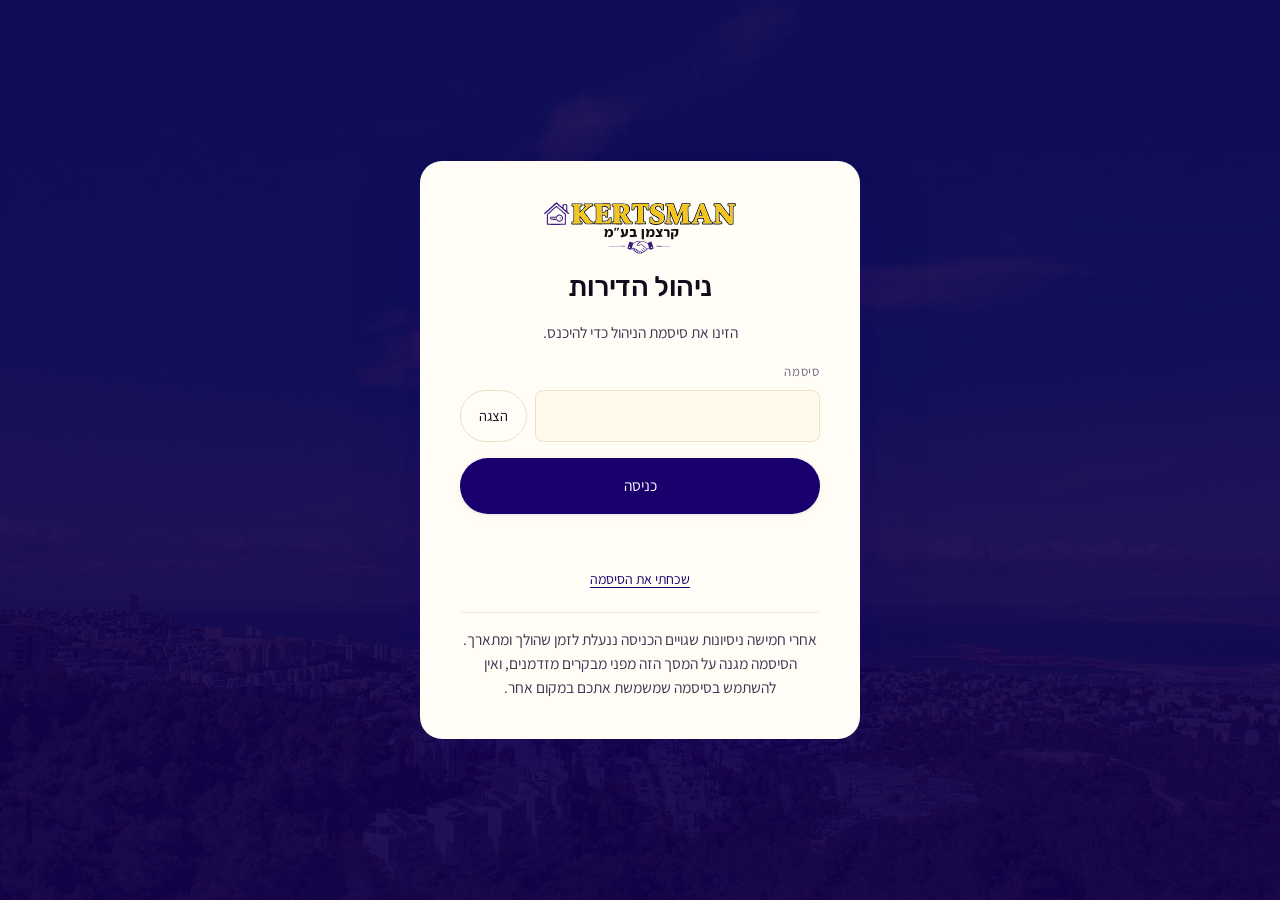
<file: admin/index.html>
<!DOCTYPE html>
<html lang="he" dir="rtl" data-base="../">
<head>
<meta charset="UTF-8">
<meta name="viewport" content="width=device-width, initial-scale=1">
<meta name="color-scheme" content="light">
<meta name="theme-color" content="#1A006D">
<meta name="robots" content="noindex, nofollow">
<title>ניהול הדירות | קרצמן נדל״ן</title>
<link rel="icon" href="../assets/favicon.png" type="image/png">
<link rel="stylesheet" href="../assets/kertsman.css">
<script>
  /* קבצי מסך הניהול נטענים עם חותמת זמן, כך שעדכון שלהם מגיע מיד ולא אחרי
     שהמטמון של הדפדפן מתפנה. / The admin's own files are loaded with a
     timestamp so an update to them arrives at once. */
  document.write('<link rel="stylesheet" href="../assets/admin.css?t=' + Date.now() + '">');
</script>
</head>
<body class="admin">

<div class="gate" id="gate">
  <form class="gate-card" id="gate-form">
    <img class="brand-logo" src="../assets/logo.svg" alt="קרצמן נדל״ן" width="574" height="160">
    <h1>ניהול הדירות</h1>
    <p>הזינו את סיסמת הניהול כדי להיכנס.</p>
    <div class="form-row">
      <label for="gate-pass">סיסמה</label>
      <div class="key-row">
        <input id="gate-pass" type="password" autocomplete="current-password"
               autocorrect="off" autocapitalize="off" spellcheck="false" required>
        <button class="btn btn-ghost btn-sm" type="button" id="gate-show">הצגה</button>
      </div>
      <p class="hint" id="gate-hint" hidden></p>
    </div>
    <button class="btn btn-primary" type="submit">כניסה</button>
    <p class="gate-status" id="gate-status" role="status" aria-live="polite"></p>
    <button class="gate-forgot" type="button" id="forgot">שכחתי את הסיסמה</button>
    <p class="gate-note">
      אחרי חמישה ניסיונות שגויים הכניסה ננעלת לזמן שהולך ומתארך. הסיסמה מגנה על
      המסך הזה מפני מבקרים מזדמנים, ואין להשתמש בסיסמה שמשמשת אתכם במקום אחר.
    </p>
  </form>

  <form class="gate-card recover" id="recover" hidden>
    <h1>שחזור גישה</h1>
    <p>
      אין צורך לזכור את הסיסמה הישנה. בוחרים כאן סיסמה חדשה, מקבלים שורה אחת
      להחלפה בקובץ, ומאותו רגע הסיסמה החדשה עובדת.
    </p>
    <div class="form-row">
      <label for="rec-pass">הסיסמה החדשה</label>
      <input id="rec-pass" type="text" autocomplete="off" placeholder="לפחות 6 תווים">
    </div>
    <p class="form-note">ההוראות נשלחות לתיבת המייל של המשרד, זו שרשומה בשירות הטפסים.</p>
    <button class="btn btn-primary" type="submit">יצירת סיסמה חדשה ושליחה למייל</button>
    <p class="form-status" id="rec-status" role="status" aria-live="polite"></p>
    <output class="pw-out" id="rec-out"></output>
    <ol class="rec-steps" id="rec-steps" hidden>
      <li>העתיקו את השורה שלמעלה.</li>
      <li>היכנסו לניהול האחסון, לתיקייה <code>assets</code>, ופתחו את הקובץ <code>admin.js</code>.</li>
      <li>החליפו את השורה שמתחילה ב-<code>var PASS_HASH</code> בשורה שהעתקתם, ושמרו.</li>
      <li>חזרו לכאן והיכנסו עם הסיסמה החדשה.</li>
    </ol>
    <button class="gate-forgot" type="button" id="back-to-login">חזרה למסך הכניסה</button>
  </form>
</div>

<main class="admin-shell" id="shell" hidden>
  <header class="admin-bar">
    <div class="admin-bar-in">
      <img class="brand-logo" src="../assets/logo.svg" alt="קרצמן נדל״ן" width="574" height="160">
      <span class="admin-title">ניהול הדירות</span>
      <span class="admin-count" id="count"></span>
      <div class="admin-actions">
        <a class="btn btn-ghost btn-sm" href="../" target="_blank" rel="noopener">צפייה באתר</a>
        <button class="btn btn-gold btn-sm" type="button" id="publish">פרסום לאתר</button>
        <button class="btn btn-ghost btn-sm" type="button" id="download">הורדת העדכון (גיבוי)</button>
        <button class="btn btn-ghost btn-sm" type="button" id="signout">יציאה</button>
      </div>
    </div>
    <p class="publish-status" id="publish-status" role="status" aria-live="polite"></p>
    <div class="admin-dirty" id="dirty" hidden>
      יש שינויים שעוד לא פורסמו. לחצו על <strong>פרסום לאתר</strong> כדי שהם יופיעו באתר.
    </div>
  </header>

  <section class="admin-main">
    <div class="admin-list">
      <div class="admin-list-head">
        <h2>הדירות באתר</h2>
        <button class="btn btn-primary btn-sm" type="button" id="add">הוספת דירה</button>
      </div>
      <ol class="rows" id="rows"></ol>
      <button class="btn btn-ghost btn-sm reset" type="button" id="reset">ביטול כל השינויים וחזרה לקובץ שפורסם</button>
    </div>

    <form class="admin-editor" id="editor" novalidate hidden>
      <div class="editor-head">
        <h2 id="editor-title">עריכת דירה</h2>
        <button class="btn btn-ghost btn-sm" type="button" id="close-editor">סגירה</button>
      </div>

      <fieldset>
        <legend>פרטי הדירה</legend>
        <div class="form-two">
          <div class="form-row">
            <label for="f-id">מזהה (באנגלית, בלי רווחים). אפשר להשאיר ריק</label>
            <input id="f-id" name="id" type="text">
          </div>
          <div class="form-row">
            <label for="f-price">מחיר בשקלים</label>
            <input id="f-price" name="price" type="number" min="0" step="1000">
          </div>
        </div>
        <div class="form-three">
          <div class="form-row">
            <label for="f-rooms">חדרים</label>
            <input id="f-rooms" name="rooms" type="number" min="1" step="0.5">
          </div>
          <div class="form-row">
            <label for="f-size">שטח במ״ר</label>
            <input id="f-size" name="size" type="number" min="1">
          </div>
          <div class="form-row">
            <label for="f-balcony">מרפסת במ״ר</label>
            <input id="f-balcony" name="balcony" type="number" min="0">
          </div>
        </div>
        <div class="form-three">
          <div class="form-row">
            <label for="f-floor">קומה</label>
            <input id="f-floor" name="floor" type="number" min="0">
          </div>
          <div class="form-row">
            <label for="f-floors">מתוך קומות</label>
            <input id="f-floors" name="floors" type="number" min="0">
          </div>
          <div class="form-row">
            <label for="f-parking">חניות</label>
            <input id="f-parking" name="parking" type="number" min="0">
          </div>
        </div>
        <div class="form-two">
          <div class="form-row">
            <label for="f-year">שנת בנייה</label>
            <input id="f-year" name="year" type="number" min="1900" max="2100">
          </div>
          <div class="form-row">
            <label for="f-status">סטטוס</label>
            <select id="f-status" name="status">
              <option value="available">מוצגת למכירה</option>
              <option value="under-offer">בתהליך</option>
              <option value="sold">נמכרה</option>
            </select>
          </div>
        </div>
        <div class="checks">
          <label><input type="checkbox" id="f-exclusive"> בבלעדיות למשרד</label>
          <label><input type="checkbox" id="f-fresh"> להציג תג "חדש"</label>
        </div>
      </fieldset>

      <fieldset>
        <legend>עברית</legend>
        <div class="form-two">
          <div class="form-row">
            <label for="f-city-he">עיר</label>
            <input id="f-city-he" type="text">
          </div>
          <div class="form-row">
            <label for="f-area-he">שכונה</label>
            <input id="f-area-he" type="text">
          </div>
        </div>
        <div class="form-row">
          <label for="f-title-he">כותרת</label>
          <input id="f-title-he" type="text">
        </div>
        <div class="form-row">
          <label for="f-desc-he">תיאור</label>
          <textarea id="f-desc-he" rows="5"></textarea>
        </div>
        <div class="form-row">
          <label for="f-features-he">מאפיינים, שורה לכל מאפיין</label>
          <textarea id="f-features-he" rows="4" placeholder="מרפסת שמש 14 מ״ר&#10;ממ״ד&#10;חניה בטאבו"></textarea>
        </div>
      </fieldset>

      <fieldset>
        <legend>רוסית</legend>
        <p class="hint">אם תשאירו שדה ריק, הגרסה הרוסית תציג את הטקסט בעברית.</p>
        <div class="form-two">
          <div class="form-row">
            <label for="f-city-ru">עיר</label>
            <input id="f-city-ru" type="text">
          </div>
          <div class="form-row">
            <label for="f-area-ru">שכונה</label>
            <input id="f-area-ru" type="text">
          </div>
        </div>
        <div class="form-row">
          <label for="f-title-ru">כותרת</label>
          <input id="f-title-ru" type="text">
        </div>
        <div class="form-row">
          <label for="f-desc-ru">תיאור</label>
          <textarea id="f-desc-ru" rows="5"></textarea>
        </div>
        <div class="form-row">
          <label for="f-features-ru">מאפיינים, שורה לכל מאפיין, באותו סדר כמו בעברית</label>
          <textarea id="f-features-ru" rows="4"></textarea>
        </div>
      </fieldset>

      <fieldset>
        <legend>תמונות</legend>
        <p class="hint">
          בוחרים תמונות מהמחשב או מהטלפון. הן מוקטנות אוטומטית לגודל שמתאים לאתר,
          והתמונה הראשונה היא זו שמופיעה בכרטיס. אפשר לגרור תמונות לתוך המסגרת.
        </p>

        <label class="drop" id="drop">
          <input id="f-files" type="file" accept="image/*" multiple hidden>
          <span class="drop-icon" aria-hidden="true">
            <svg viewBox="0 0 24 24" fill="none" stroke="currentColor" stroke-width="1.6" stroke-linecap="round" stroke-linejoin="round">
              <rect x="3" y="4" width="18" height="16" rx="3"/><circle cx="8.5" cy="9.5" r="1.8"/><path d="m4 17 5-5 4 4 3-2 4 4"/>
            </svg>
          </span>
          <span class="drop-text"><b>בחירת תמונות</b><span>או גררו לכאן קבצים</span></span>
        </label>

        <ul class="shots" id="shots"></ul>
        <p class="hint" id="shots-note" hidden></p>

        <details class="paths">
          <summary>נתיבי התמונות (למתקדמים)</summary>
          <div class="form-row">
            <label for="f-images">שורה לכל תמונה</label>
            <textarea id="f-images" rows="3" placeholder="assets/img/ahuza-1.jpg"></textarea>
          </div>
        </details>
      </fieldset>

      <div class="editor-foot">
        <button class="btn btn-primary" type="submit">שמירת הדירה</button>
        <button class="btn btn-ghost" type="button" id="delete">מחיקת הדירה</button>
        <p class="form-status" id="editor-status" role="status" aria-live="polite"></p>
      </div>
    </form>
  </section>

  <section class="admin-help">
    <h2>איך מפרסמים את השינויים</h2>
    <ol>
      <li>עורכים כאן את הדירות ומוסיפים תמונות, ולוחצים על <strong>שמירת הדירה</strong>.</li>
      <li>כל שמירה עולה לאתר מעצמה, כולל התמונות. שורת המצב בראש המסך מראה מה קורה,
          ובסוף כתוב "נשמר ופורסם לאתר".</li>
      <li>אחרי כדקה מרעננים את האתר. הדירות המעודכנות מופיעות בעברית וברוסית, וכל דירה מקבלת עמוד משלה.</li>
      <li>אותו דבר קורה במחיקת דירה ובשינוי סדר הדירות. כפתור <strong>פרסום לאתר</strong> נועד
          לנסות שוב אם העלאה נכשלה, למשל כשהאינטרנט נופל באמצע.</li>
      <li>אם הפרסום לא עובד, למשל בלי אינטרנט, אפשר ללחוץ על <strong>הורדת העדכון</strong>,
          לקבל קובץ ZIP עם <code>data/listings.js</code> ועם התמונות, ולהעלות אותו לאתר ידנית.</li>
    </ol>

    <h2 class="pw-head">חיבור לאתר (פעם אחת)</h2>
    <p class="hint">
      כדי שהמסך הזה יוכל לכתוב ישר לאתר, צריך להדביק כאן פעם אחת מפתח גישה שמוגבל
      לאתר הזה בלבד. יוצרים אותו ב-<a href="https://github.com/settings/personal-access-tokens/new" target="_blank" rel="noopener">GitHub</a>:
      בוחרים Only select repositories ואת המחסן של האתר, ותחת Repository permissions
      מגדירים <code>Contents: Read and write</code>. מעתיקים את המפתח, מדביקים כאן, ולוחצים על בדיקת החיבור.
    </p>
    <div class="connect">
      <div class="form-row">
        <label for="c-repo">המחסן של האתר</label>
        <input id="c-repo" type="text" autocomplete="off" spellcheck="false" placeholder="yuli0203/kertsman-site">
      </div>
      <div class="form-row">
        <label for="c-branch">ענף</label>
        <input id="c-branch" type="text" autocomplete="off" spellcheck="false" placeholder="main">
      </div>
      <div class="form-row connect-wide">
        <label for="c-token">מפתח הגישה</label>
        <div class="key-row">
          <input id="c-token" type="password" autocomplete="new-password" autocorrect="off"
                 autocapitalize="off" spellcheck="false" placeholder="להדביק כאן את המפתח מ-GitHub">
          <button class="btn btn-ghost btn-sm" type="button" id="c-show">הצגה</button>
          <button class="btn btn-ghost btn-sm" type="button" id="c-clear">ניקוי</button>
        </div>
        <p class="hint" id="c-token-note" hidden>כבר שמור כאן מפתח. אפשר להחליף אותו: לוחצים על "ניקוי" ומדביקים מפתח חדש.</p>
      </div>
      <div class="form-row connect-wide">
        <label for="c-prefix">תיקייה בתוך המחסן (רק אם האתר לא יושב בשורש)</label>
        <input id="c-prefix" type="text" autocomplete="off" spellcheck="false" placeholder="ריק ברוב המקרים">
      </div>
    </div>
    <div class="connect-foot">
      <label class="connect-remember"><input type="checkbox" id="c-auto" checked> לפרסם לאתר בכל שמירה</label>
      <label class="connect-remember"><input type="checkbox" id="c-remember" checked> לזכור את המפתח במחשב הזה</label>
      <button class="btn btn-primary btn-sm" type="button" id="c-test">בדיקת החיבור</button>
      <button class="btn btn-ghost btn-sm" type="button" id="c-save">שמירה</button>
      <button class="btn btn-ghost btn-sm" type="button" id="c-forget">מחיקת המפתח מהדפדפן</button>
    </div>
    <p class="form-status" id="connect-status" role="status" aria-live="polite"></p>
    <p class="admin-note">
      המפתח נשמר בדפדפן שבו הדבקתם אותו, ולא נשלח לשום מקום חוץ מ-GitHub. כדאי להדביק
      אותו רק במחשב או בטלפון האישי, ולא במחשב משותף. אם מחשב אובד, נכנסים ל-GitHub
      ומבטלים את המפתח (Revoke) — ומאותו רגע הוא כבר לא יכול לשנות דבר.
    </p>
    <h2 class="pw-head">שינוי סיסמת הניהול</h2>
    <p class="hint">
      הקלידו סיסמה חדשה, העתיקו את השורה שנוצרת, והחליפו בה את השורה
      <code>var PASS_HASH = ...</code> בראש הקובץ <code>assets/admin.js</code>.
      הסיסמה עצמה לא נשמרת בשום מקום, רק הטביעה שלה.
    </p>
    <div class="pw-tool">
      <div class="form-row">
        <label for="pw-new">סיסמה חדשה</label>
        <input id="pw-new" type="text" autocomplete="off">
      </div>
      <button class="btn btn-ghost btn-sm" type="button" id="pw-make">יצירת השורה</button>
      <output class="pw-out" id="pw-out"></output>
    </div>

    <p class="admin-note">
      חשוב לדעת: האתר בנוי כאתר סטטי, בלי שרת ובלי בסיס נתונים. המסך הזה מייצר את קובץ
      הדירות, ובפרסום כותב אותו ישר לאתר. כך אין תשלום חודשי על מערכת ניהול, האתר נשאר
      מהיר, ואף אחד לא יכול לשנות אותו בלי מפתח הגישה.
    </p>
  </section>
</main>

<dialog class="ask" id="ask" aria-labelledby="ask-title">
  <form class="ask-card" method="dialog">
    <h2 id="ask-title">למחוק את הדירה?</h2>
    <p id="ask-text">הדירה תוסר מהאתר. אי אפשר לבטל את הפעולה.</p>
    <div class="ask-foot">
      <button class="btn btn-ghost btn-sm" type="submit" value="cancel">ביטול</button>
      <button class="btn btn-danger btn-sm" type="submit" value="ok" id="ask-ok">מחיקה</button>
    </div>
  </form>
</dialog>

<script>
  /* טוענים את קובץ הדירות עם חותמת זמן, כדי שהדפדפן לא יעבוד על עותק ישן
     מהמטמון. מסך הניהול כותב מחדש את כל הקובץ, ולכן עותק ישן היה מחזיר
     לאתר נתונים שכבר עודכנו במקום אחר.
     The listing file is loaded with a timestamp so the browser cannot serve a
     cached copy: the admin rewrites the whole file, so a stale copy would put
     old data back on the site. */
  document.write('<script src="../data/listings.js?t=' + Date.now() + '"><\/script>');
</script>
<script>
  document.write('<script src="../assets/admin.js?t=' + Date.now() + '" defer><\/script>');
</script>
</body>
</html>
</file>
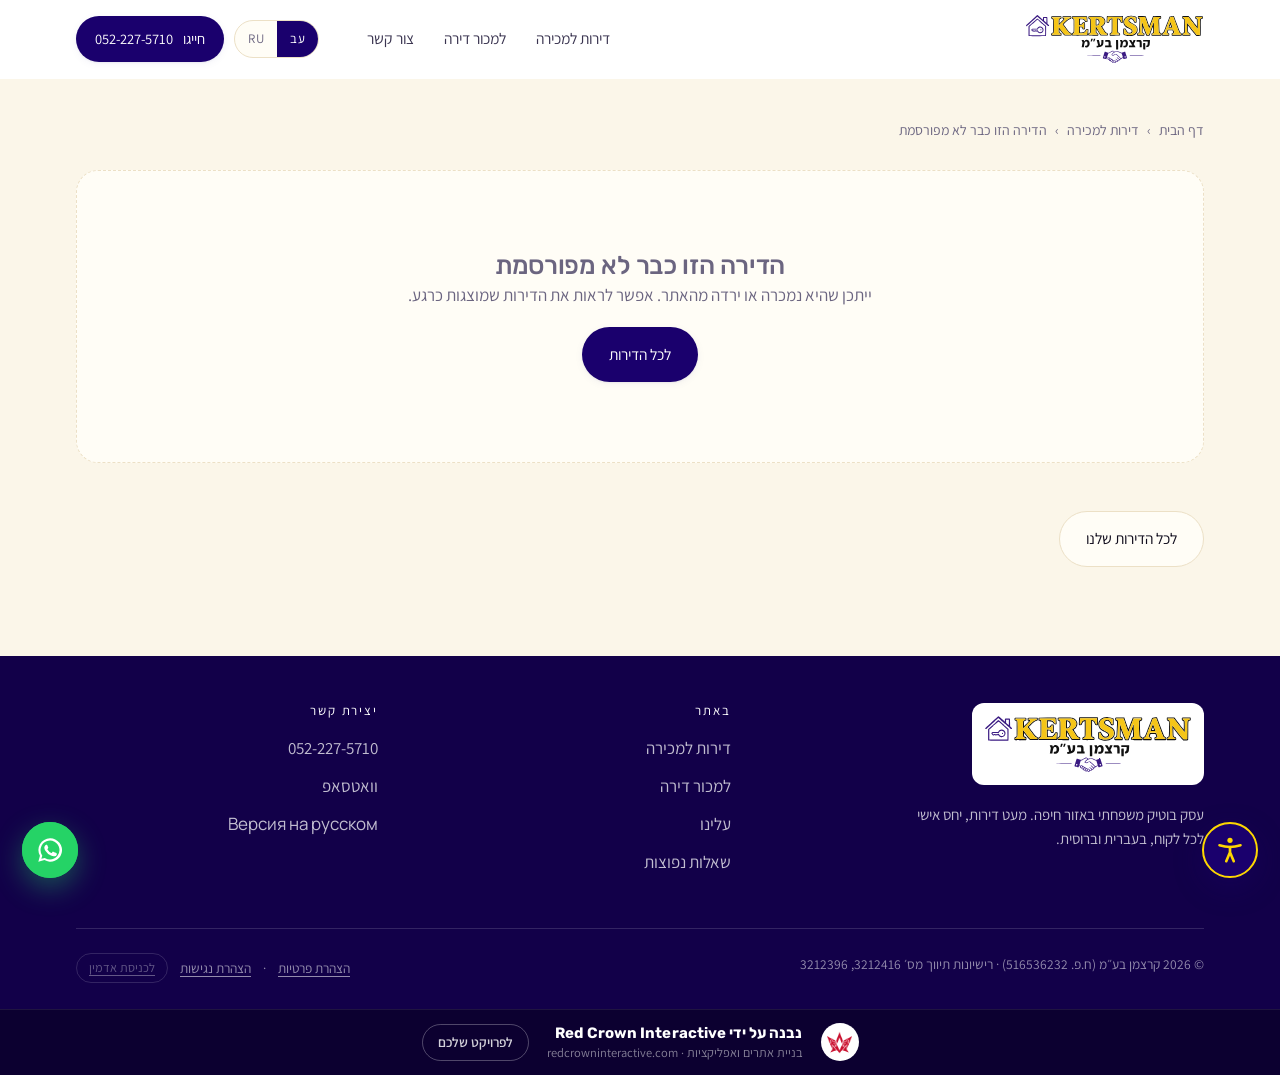
<file: dira/index.html>
<!DOCTYPE html>
<html lang="he" dir="rtl" data-base="../">
<head>
<meta charset="UTF-8">
<meta name="viewport" content="width=device-width, initial-scale=1, viewport-fit=cover">
<meta name="color-scheme" content="light">
<meta name="theme-color" content="#1A006D">
<title>דירה למכירה באזור חיפה | קרצמן נדל״ן</title>
<meta name="description" content="פרטי הדירה, תמונות, מפרט מלא ויצירת קשר ישירה. קרצמן נדל״ן, משרד תיווך בוטיק באזור חיפה.">
<link rel="canonical" href="https://www.kertsman.com/dira/">
<link rel="alternate" hreflang="he" id="alt-he" href="https://www.kertsman.com/dira/">
<link rel="alternate" hreflang="ru" id="alt-ru" href="https://www.kertsman.com/ru/dira/">
<meta property="og:type" content="article">
<meta property="og:locale" content="he_IL">
<meta property="og:site_name" content="קרצמן נדל״ן">
<meta property="og:title" content="דירה למכירה באזור חיפה">
<meta property="og:description" content="פרטי הדירה, תמונות, מפרט מלא ויצירת קשר ישירה.">
<meta property="og:url" content="https://www.kertsman.com/dira/">
<meta property="og:image" content="https://www.kertsman.com/assets/img/hero-haifa.jpg">
<meta name="twitter:card" content="summary_large_image">
<link rel="icon" href="../assets/favicon.png" type="image/png">
<link rel="preload" href="../assets/fonts/rubik-500-hebrew.woff2" as="font" type="font/woff2" crossorigin>
<link rel="preload" href="../assets/fonts/assistant-400-hebrew.woff2" as="font" type="font/woff2" crossorigin>
<link rel="stylesheet" href="../assets/kertsman.css?v=20260924c">
</head>
<body>
<div class="progress" id="progress" aria-hidden="true"></div>
<a class="skip" href="#main">דילוג לתוכן המרכזי</a>

<header class="topbar">
  <div class="wrap">
    <a class="brand" href="../" aria-label="קרצמן נדל״ן, לדף הבית">
      <img class="brand-logo" src="../assets/logo.svg" alt="קרצמן נדל״ן" width="574" height="160">
    </a>

    <nav class="nav nav-slim" aria-label="ניווט ראשי">
      <a href="../#properties">דירות למכירה</a>
      <a href="../#sell">למכור דירה</a>
      <a href="../#contact">צור קשר</a>
    </nav>

    <div class="top-actions">
      <div class="lang">
        <a href="./" aria-current="true" hreflang="he">עב</a>
        <a id="lang-alt" href="../ru/dira/" hreflang="ru">RU</a>
      </div>
      <a class="btn btn-primary btn-sm" data-link="tel" href="#">חייגו <span data-cfg="phone"></span></a>
    </div>
  </div>
</header>

<main id="main" class="prop-page">
  <div class="wrap">
    <nav class="crumbs" aria-label="מסלול ניווט">
      <a href="../">דף הבית</a>
      <span aria-hidden="true">›</span>
      <a href="../#properties">דירות למכירה</a>
      <span aria-hidden="true">›</span>
      <span id="crumb-current">הדירה</span>
    </nav>

    <article id="property"></article>

    <p class="prop-back">
      <a class="btn btn-ghost" href="../#properties">לכל הדירות שלנו</a>
    </p>
  </div>
</main>

<footer class="foot">
  <div class="wrap">
    <div class="foot-grid">
      <div>
        <a class="brand" href="../" aria-label="קרצמן נדל״ן">
          <img class="brand-logo" src="../assets/logo.svg" alt="קרצמן נדל״ן" width="574" height="160">
        </a>
        <p>עסק בוטיק משפחתי באזור חיפה. מעט דירות, יחס אישי לכל לקוח, בעברית וברוסית.</p>
      </div>
      <div>
        <h2 class="foot-title">באתר</h2>
        <ul>
          <li><a href="../#properties">דירות למכירה</a></li>
          <li><a href="../#sell">למכור דירה</a></li>
          <li><a href="../#about">עלינו</a></li>
          <li><a href="../#faq">שאלות נפוצות</a></li>
        </ul>
      </div>
      <div>
        <h2 class="foot-title">יצירת קשר</h2>
        <ul>
          <li><a data-link="tel" href="#" data-cfg="phone"></a></li>
          <li><a data-link="wa" href="#" data-wa-text="שלום, הגעתי מהאתר ואשמח לדבר." target="_blank" rel="noopener">וואטסאפ</a></li>
          <li><a href="../ru/">Версия на русском</a></li>
        </ul>
      </div>
    </div>
    <div class="foot-bottom">
      <span>© <span id="year">2026</span> קרצמן בע״מ (ח.פ. <bdi>516536232</bdi>) · רישיונות תיווך מס׳ <bdi>3212416</bdi>, <bdi>3212396</bdi></span>
      <span class="foot-links"><a href="../legal/privacy/">הצהרת פרטיות</a> · <a href="../legal/accessibility/">הצהרת נגישות</a>
        <a class="foot-admin" href="../admin/" rel="nofollow">לכניסת אדמין</a></span>
    </div>
  </div>
</footer>

<a class="credit-bar" href="https://redcrowninteractive.com" target="_blank" rel="noopener">
  <span class="credit-mark"><img src="../assets/img/redcrown.png" alt="Red Crown Interactive" width="128" height="128" loading="lazy"></span>
  <span class="credit-text">
    <b>נבנה על ידי <bdi>Red Crown Interactive</bdi></b>
    <span>בניית אתרים ואפליקציות · <bdi>redcrowninteractive.com</bdi></span>
  </span>
  <span class="credit-cta" aria-hidden="true">לפרויקט שלכם</span>
</a>


<a class="wa-float" data-link="wa" href="#" data-wa-text="שלום, הגעתי מהאתר ואשמח לדבר." target="_blank" rel="noopener" aria-label="שליחת הודעה בוואטסאפ">
  <svg viewBox="0 0 24 24" fill="currentColor" aria-hidden="true"><path d="M12 2a10 10 0 0 0-8.6 15L2 22l5.2-1.4A10 10 0 1 0 12 2Zm0 18.1a8 8 0 0 1-4.1-1.1l-.3-.2-3 .8.8-2.9-.2-.3A8.1 8.1 0 1 1 12 20.1Zm4.5-5.9c-.2-.1-1.4-.7-1.7-.8-.2-.1-.4-.1-.5.1l-.7.9c-.1.2-.3.2-.5.1a6.6 6.6 0 0 1-3.3-2.9c-.1-.2 0-.4.1-.5l.4-.5c.1-.2.2-.3.2-.5s0-.4-.1-.5l-.7-1.6c-.2-.4-.4-.4-.5-.4h-.5a1 1 0 0 0-.7.3 3 3 0 0 0-.9 2.2 5.2 5.2 0 0 0 1.1 2.7 11.8 11.8 0 0 0 4.6 4 5.3 5.3 0 0 0 3.2.6 2.6 2.6 0 0 0 1.7-1.2 2.1 2.1 0 0 0 .2-1.2c-.1-.1-.2-.2-.4-.3Z"/></svg>
</a>

<script>
  /* קובץ הדירות נטען עם חותמת זמן, כדי שאחרי עדכון במסך הניהול
     הדפדפן יציג מיד את הרשימה החדשה ולא עותק מהמטמון.
     The listing file is loaded with a timestamp so an update made in the
     admin screen shows up at once instead of a cached copy. */
  document.write('<script src="../data/listings.js?t=' + Date.now() + '"><\/script>');
</script>
<script src="../assets/property.js?v=20260924c" defer></script>
<script src="../assets/a11y.js?v=20260924c" defer></script>
</body>
</html>
</file>
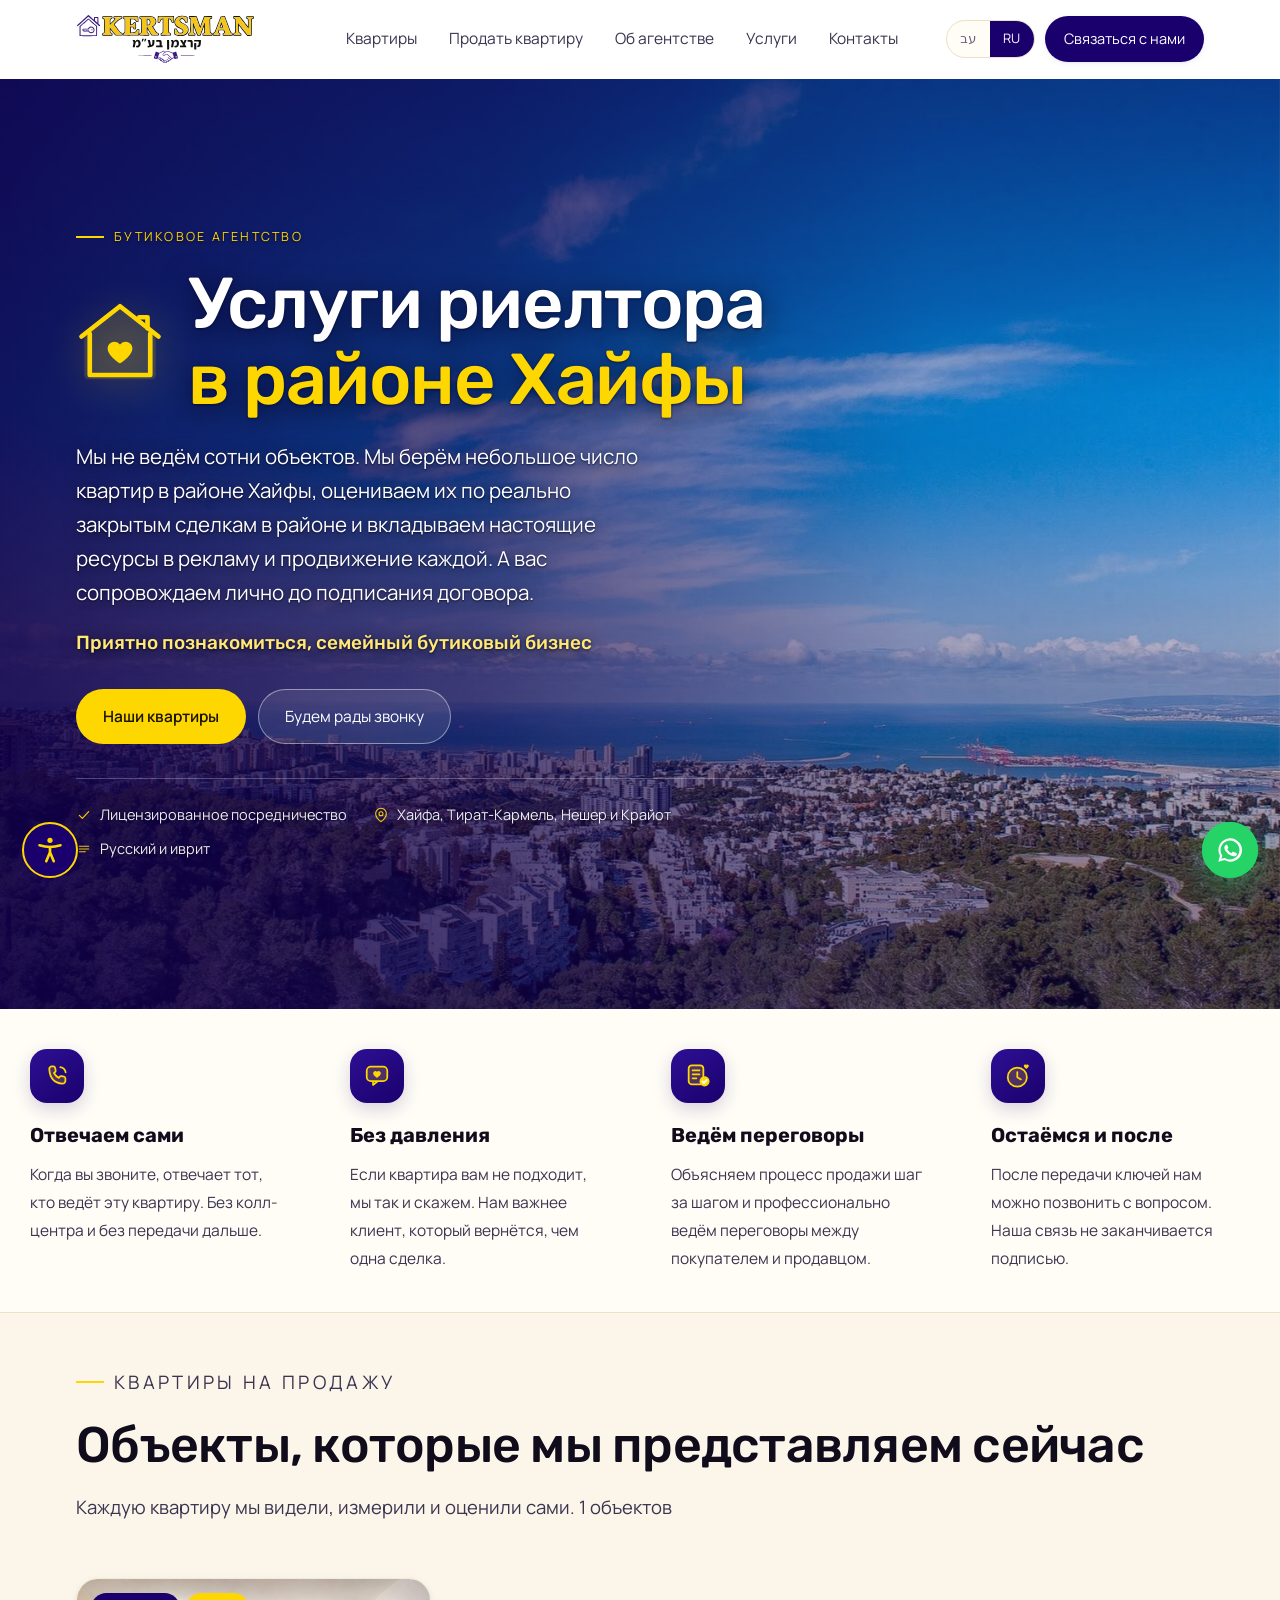
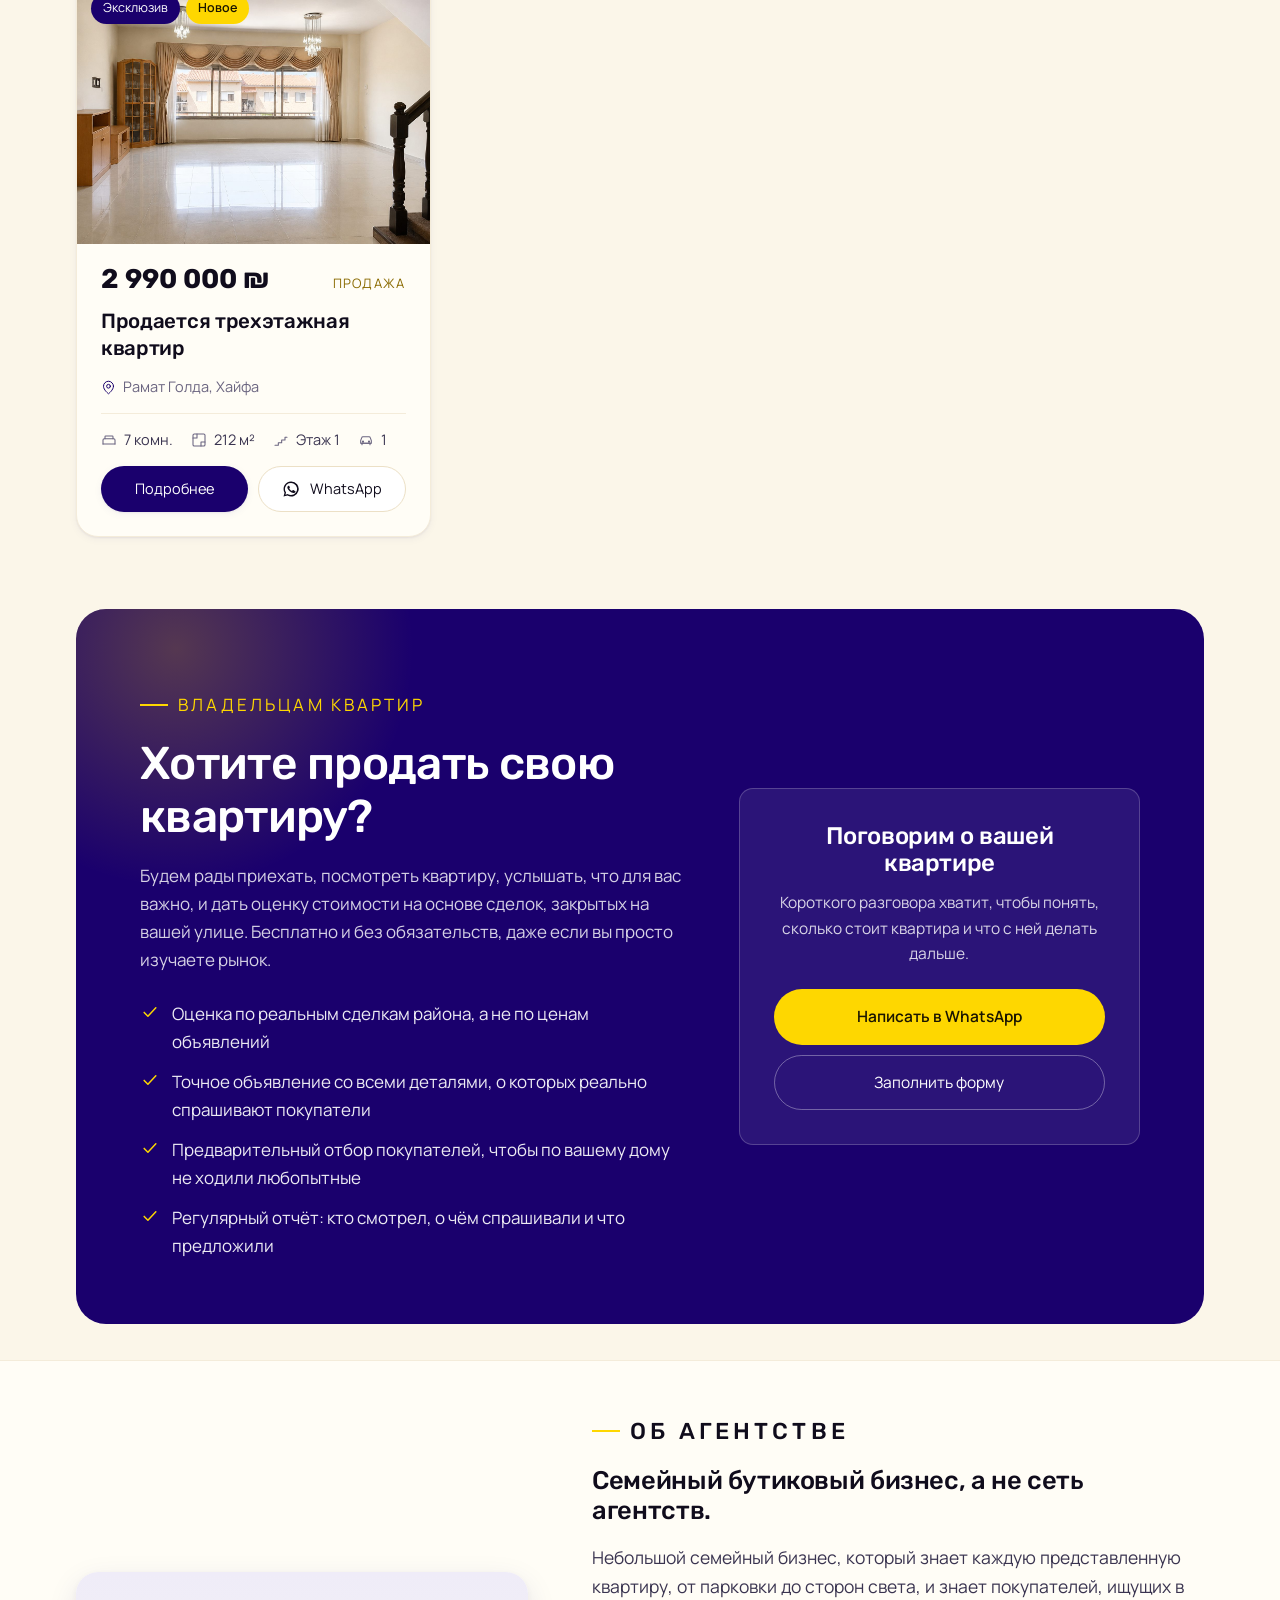
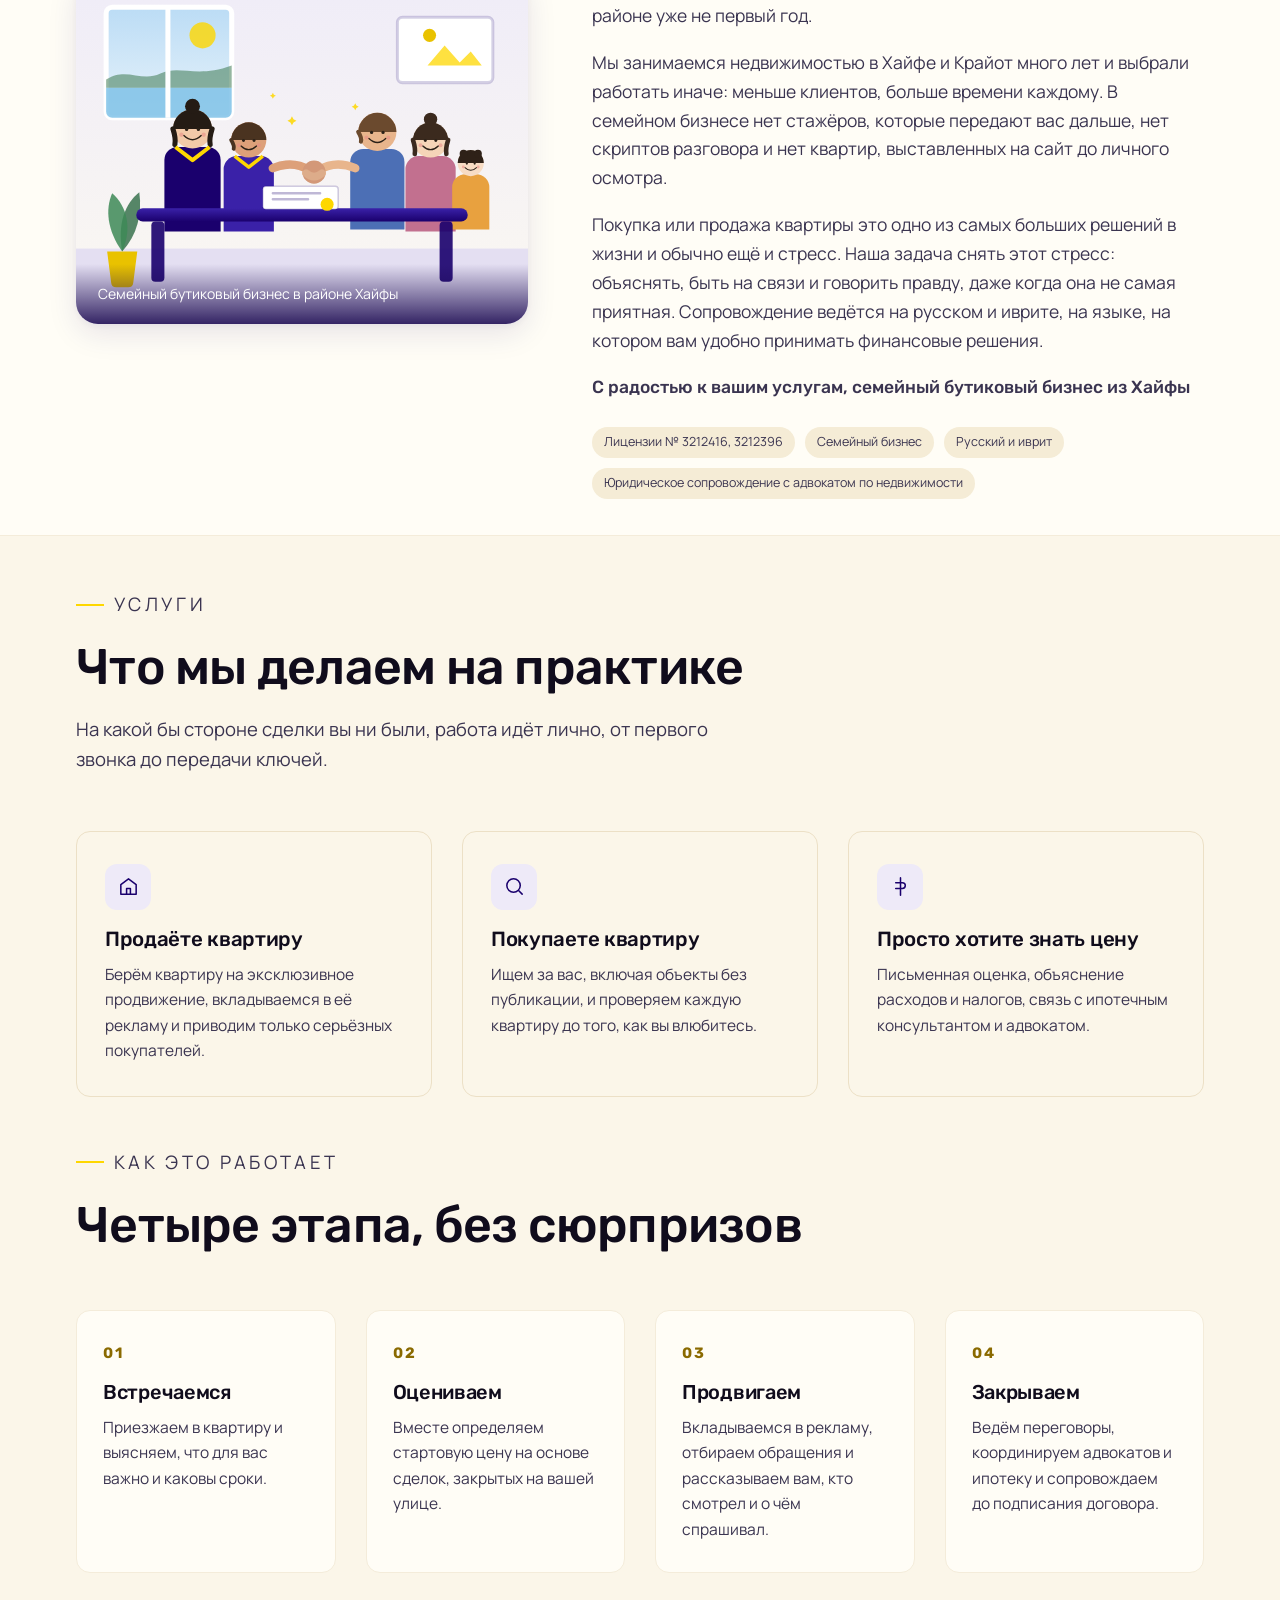
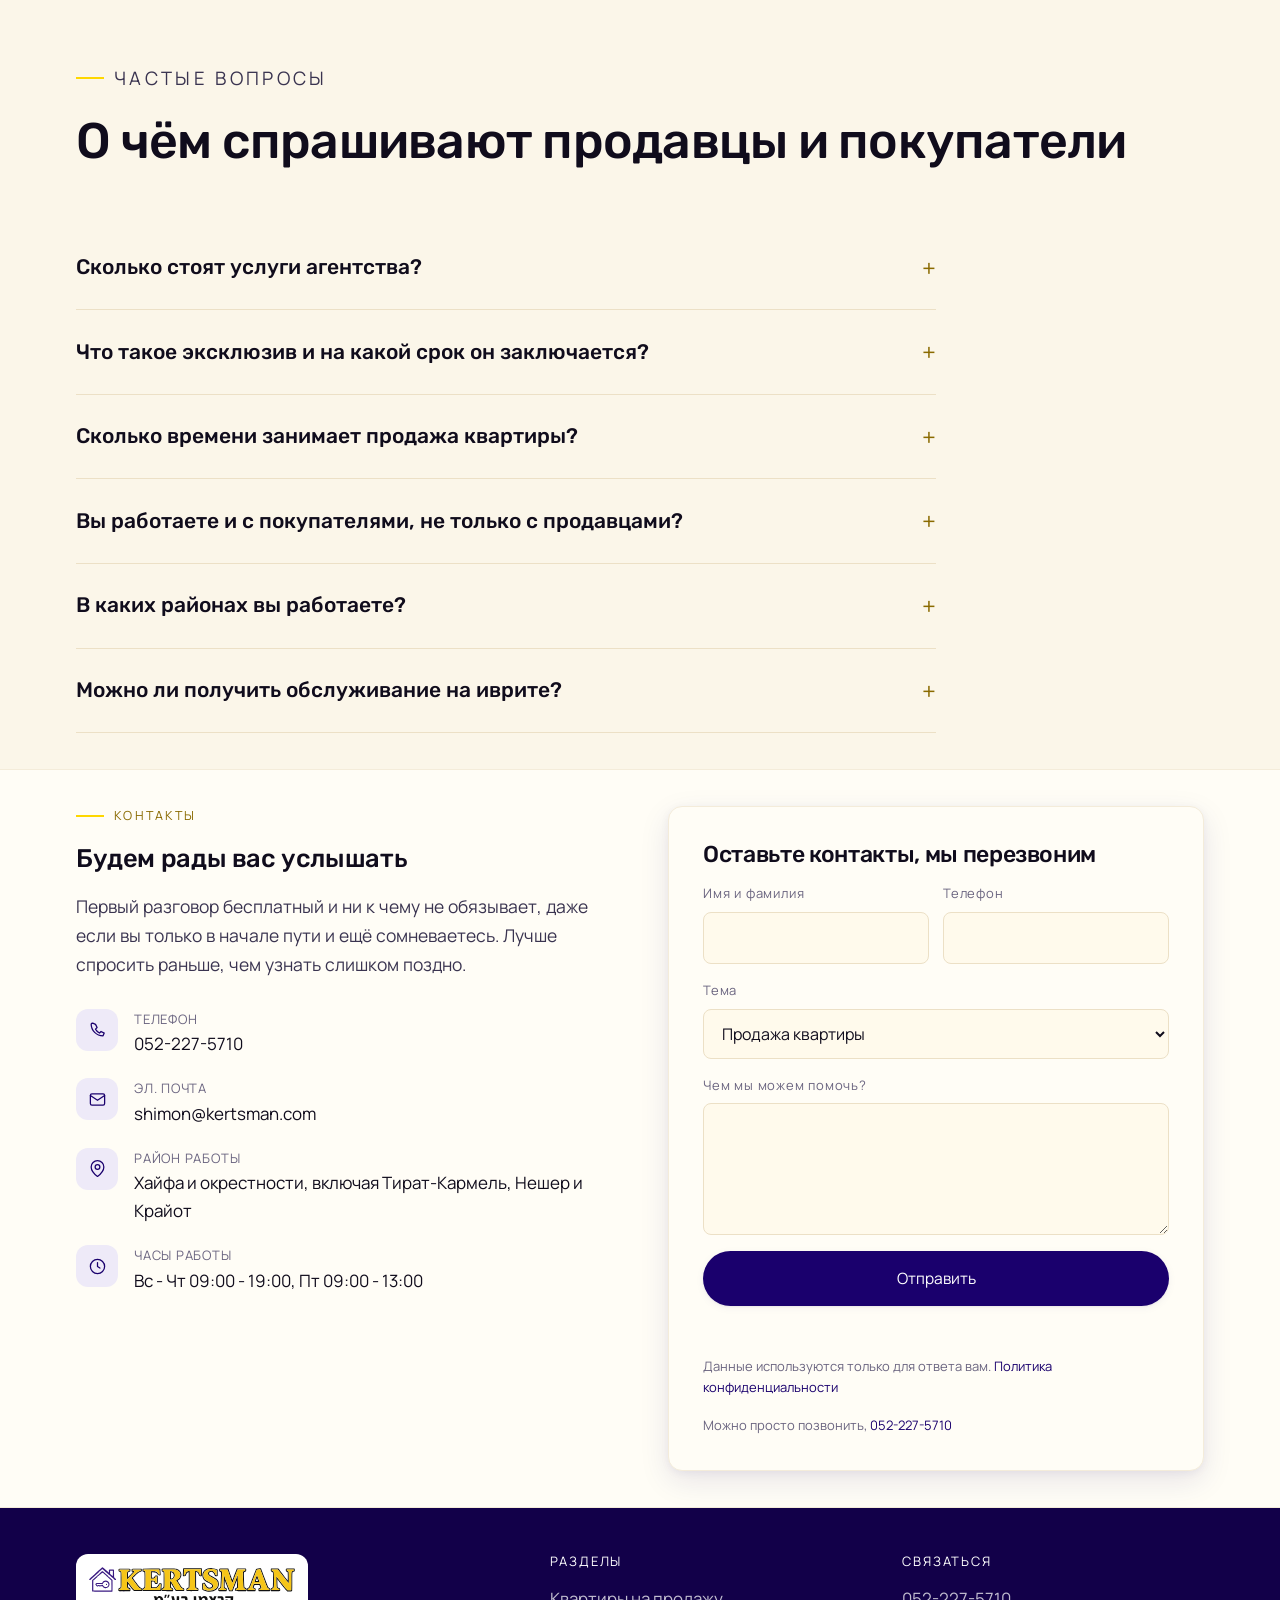
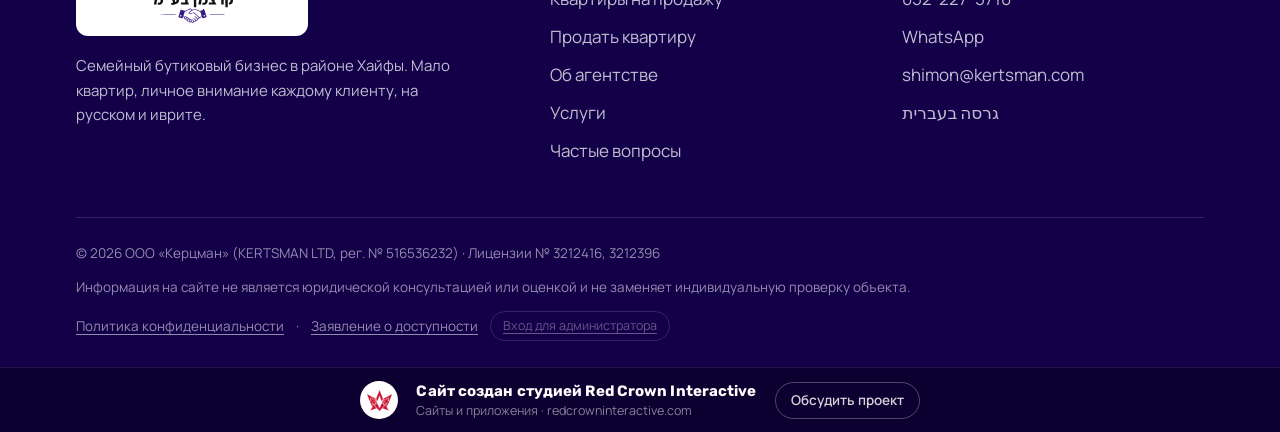
<file: ru/index.html>
<!DOCTYPE html>
<html lang="ru" dir="ltr" data-base="../">
<head>
<meta charset="UTF-8">
<meta name="viewport" content="width=device-width, initial-scale=1, viewport-fit=cover">
<meta name="color-scheme" content="light">
<meta name="theme-color" content="#1A006D">
<title>Керцман недвижимость | Услуги риелтора в районе Хайфы</title>
<meta name="description" content="Семейное бутиковое агентство недвижимости в районе Хайфы. Квартиры на продажу на Кармеле, в Ахузе, Неве-Шаанан, Бат-Галим, Тират-Кармель, Нешер и Крайот, с тёплым личным сопровождением до получения ключей.">
<meta name="author" content="Kertsman Real Estate">
<link rel="canonical" href="https://www.kertsman.com/ru/">
<link rel="alternate" hreflang="he" href="https://www.kertsman.com/">
<link rel="alternate" hreflang="ru" href="https://www.kertsman.com/ru/">
<link rel="alternate" hreflang="x-default" href="https://www.kertsman.com/">
<meta property="og:type" content="website">
<meta property="og:locale" content="ru_RU">
<meta property="og:locale:alternate" content="he_IL">
<meta property="og:site_name" content="Керцман недвижимость">
<meta property="og:title" content="Керцман недвижимость | Услуги риелтора в районе Хайфы">
<meta property="og:description" content="Квартиры на продажу в районе Хайфы, с тёплым личным сопровождением до получения ключей.">
<meta property="og:url" content="https://www.kertsman.com/ru/">
<meta property="og:image" content="https://www.kertsman.com/assets/img/hero-haifa.jpg">
<meta name="twitter:card" content="summary_large_image">
<link rel="icon" href="../assets/favicon.png" type="image/png">
<link rel="preload" href="../assets/fonts/rubik-500-cyrillic.woff2" as="font" type="font/woff2" crossorigin>
<link rel="preload" href="../assets/fonts/manrope-400-cyrillic.woff2" as="font" type="font/woff2" crossorigin>
<link rel="stylesheet" href="../assets/kertsman.css?v=20260924c">
<script type="application/ld+json">
{
  "@context": "https://schema.org",
  "@type": "RealEstateAgent",
  "name": "Керцман недвижимость",
  "description": "Семейное бутиковое агентство недвижимости в районе Хайфы. Квартиры на продажу с личным сопровождением.",
  "url": "https://www.kertsman.com/ru/",
  "areaServed": ["Хайфа", "Кармель", "Ахуза", "Неве-Шаанан", "Бат-Галим", "Хадар ха-Кармель", "Тират-Кармель", "Нешер", "Крайот"],
  "availableLanguage": ["ru", "he"]
}
</script>
</head>
<body>
<div class="progress" id="progress" aria-hidden="true"></div>
<a class="skip" href="#main">Перейти к основному содержанию</a>

<header class="topbar">
  <div class="wrap">
    <a class="brand" href="#top" aria-label="Керцман недвижимость, наверх страницы">
      <img class="brand-logo" src="../assets/logo.svg" alt="Керцман недвижимость" width="574" height="160">
    </a>

    <button class="burger" id="burger" type="button" aria-label="Меню" aria-expanded="false" aria-controls="nav">
      <span></span><span></span><span></span>
    </button>

    <nav class="nav" id="nav" aria-label="Основная навигация">
      <a href="#properties">Квартиры</a>
      <a href="#sell">Продать квартиру</a>
      <a href="#about">Об агентстве</a>
      <a href="#services">Услуги</a>
      <a href="#contact">Контакты</a>
    </nav>

    <div class="top-actions">
      <div class="lang">
        <a href="../" hreflang="he">עב</a>
        <a href="./" aria-current="true" hreflang="ru">RU</a>
      </div>
      <a class="btn btn-primary btn-sm" href="#contact">Связаться с нами</a>
    </div>
  </div>
</header>

<main id="main">
  <section class="hero" id="top">
    <div class="hero-photo">
      <img src="../assets/img/hero-haifa.jpg" alt="Вид на Хайфский залив с Кармеля" width="2000" height="1098" fetchpriority="high">
    </div>
    <div class="wrap hero-inner">
      <div class="hero-copy">
        <p class="eyebrow fade-up">Бутиковое агентство</p>
        <div class="hero-title fade-up" style="--d:.08s">
          <svg class="hero-mark" viewBox="0 0 64 64" aria-hidden="true" focusable="false">
            <path d="M32 7 6 27v29a3 3 0 0 0 3 3h46a3 3 0 0 0 3-3V27L32 7Z" fill="#FED700" fill-opacity=".14"/>
            <path d="M4 28 32 6l28 22" fill="none" stroke="#FED700" stroke-width="3.4" stroke-linecap="round" stroke-linejoin="round"/>
            <path d="M10 26v30h44V26" fill="none" stroke="#FED700" stroke-width="3.4" stroke-linecap="round" stroke-linejoin="round"/>
            <path d="M32 47.5s-9-5.2-9-11a5 5 0 0 1 9-2.6 5 5 0 0 1 9 2.6c0 5.8-9 11-9 11Z" fill="#FED700"/>
            <path d="M46 14h6v8" fill="none" stroke="#FED700" stroke-width="3.4" stroke-linecap="round" stroke-linejoin="round"/>
          </svg>
          <h1>Услуги риелтора<br><em>в районе Хайфы</em></h1>
        </div>
        <p class="hero-lede fade-up" style="--d:.16s">
          Мы не ведём сотни объектов. Мы берём небольшое число квартир в районе Хайфы,
          оцениваем их по реально закрытым сделкам в районе и вкладываем настоящие
          ресурсы в рекламу и продвижение каждой. А вас сопровождаем лично до подписания договора.
        </p>
        <p class="hero-sign fade-up" style="--d:.22s">Приятно познакомиться, семейный бутиковый бизнес</p>
        <div class="hero-cta fade-up" style="--d:.28s">
          <a class="btn btn-gold" href="#properties">Наши квартиры</a>
          <a class="btn btn-ghost" href="#contact">Будем рады звонку</a>
        </div>
        <div class="hero-trust fade-up" style="--d:.36s">
          <span>
            <svg viewBox="0 0 24 24" fill="none" stroke="currentColor" stroke-width="1.6" stroke-linecap="round" stroke-linejoin="round" aria-hidden="true"><path d="m5 12.5 4.5 4.5L19 7"/></svg>
            Лицензированное посредничество
          </span>
          <span>
            <svg viewBox="0 0 24 24" fill="none" stroke="currentColor" stroke-width="1.6" stroke-linecap="round" stroke-linejoin="round" aria-hidden="true"><path d="M20 10c0 6-8 12-8 12s-8-6-8-12a8 8 0 1 1 16 0Z"/><circle cx="12" cy="10" r="3"/></svg>
            Хайфа, Тират-Кармель, Нешер и Крайот
          </span>
          <span>
            <svg viewBox="0 0 24 24" fill="none" stroke="currentColor" stroke-width="1.6" stroke-linecap="round" stroke-linejoin="round" aria-hidden="true"><path d="M5 8h14M5 12h14M5 16h9"/></svg>
            Русский и иврит
          </span>
        </div>
      </div>
    </div>
  </section>

  <section class="promises">
    <div class="promise reveal">
      <span class="promise-icon"><svg viewBox="0 0 24 24" fill="none" aria-hidden="true">
          <path d="M6.9 3.8h1.9c.77 0 1.44.53 1.6 1.28l.44 2.06a1.65 1.65 0 0 1-.62 1.68l-.83.62a10.2 10.2 0 0 0 4.18 4.18l.62-.83a1.65 1.65 0 0 1 1.68-.62l2.06.44c.75.16 1.28.83 1.28 1.6v1.9a2.5 2.5 0 0 1-2.72 2.49C10.1 18.02 5.98 13.9 5.41 6.52A2.5 2.5 0 0 1 6.9 3.8Z" fill="currentColor" fill-opacity=".2" stroke="currentColor" stroke-width="1.5" stroke-linejoin="round"/>
          <path d="M14.8 4.3a5.4 5.4 0 0 1 4.6 4.6" stroke="currentColor" stroke-width="1.5" stroke-linecap="round"/>
        </svg></span>
      <b>Отвечаем сами</b>
      <span>Когда вы звоните, отвечает тот, кто ведёт эту квартиру. Без колл-центра и без передачи дальше.</span>
    </div>
    <div class="promise reveal">
      <span class="promise-icon"><svg viewBox="0 0 24 24" fill="none" aria-hidden="true">
          <rect x="3.2" y="4" width="17.6" height="12.4" rx="3.6" fill="currentColor" fill-opacity=".2" stroke="currentColor" stroke-width="1.5"/>
          <path d="M8.6 16.4v3.3l4.2-3.3" fill="currentColor" fill-opacity=".2" stroke="currentColor" stroke-width="1.5" stroke-linejoin="round"/>
          <path d="M12 13.6s-3.3-2-3.3-3.9a1.95 1.95 0 0 1 3.3-1.32 1.95 1.95 0 0 1 3.3 1.32c0 1.9-3.3 3.9-3.3 3.9Z" fill="currentColor"/>
        </svg></span>
      <b>Без давления</b>
      <span>Если квартира вам не подходит, мы так и скажем. Нам важнее клиент, который вернётся, чем одна сделка.</span>
    </div>
    <div class="promise reveal">
      <span class="promise-icon"><svg viewBox="0 0 24 24" fill="none" aria-hidden="true">
          <rect x="4" y="2.8" width="12.6" height="16.4" rx="2.8" fill="currentColor" fill-opacity=".2" stroke="currentColor" stroke-width="1.5"/>
          <path d="M7.4 7.2h5.8M7.4 10.6h5.8M7.4 14h3.2" stroke="currentColor" stroke-width="1.5" stroke-linecap="round"/>
          <circle cx="17.6" cy="16.6" r="4.3" fill="currentColor"/>
          <path d="m15.8 16.7 1.3 1.3 2.4-2.6" stroke="#fff" stroke-width="1.6" stroke-linecap="round" stroke-linejoin="round"/>
        </svg></span>
      <b>Ведём переговоры</b>
      <span>Объясняем процесс продажи шаг за шагом и профессионально ведём переговоры между покупателем и продавцом.</span>
    </div>
    <div class="promise reveal">
      <span class="promise-icon"><svg viewBox="0 0 24 24" fill="none" aria-hidden="true">
          <circle cx="11.4" cy="13" r="8.2" fill="currentColor" fill-opacity=".2" stroke="currentColor" stroke-width="1.5"/>
          <path d="M11.4 8.6V13l3.1 1.9" stroke="currentColor" stroke-width="1.5" stroke-linecap="round" stroke-linejoin="round"/>
          <path d="M19.1 2.6c.75-.85 2.15-.32 2.15.85 0 .95-1.2 1.9-2.15 2.55-.95-.65-2.15-1.6-2.15-2.55 0-1.17 1.4-1.7 2.15-.85Z" fill="currentColor"/>
        </svg></span>
      <b>Остаёмся и после</b>
      <span>После передачи ключей нам можно позвонить с вопросом. Наша связь не заканчивается подписью.</span>
    </div>
  </section>

  <section class="section" id="properties">
    <div class="wrap">
      <div class="section-head reveal">
        <p class="eyebrow">Квартиры на продажу</p>
        <h2>Объекты, которые мы представляем сейчас</h2>
        <p>Каждую квартиру мы видели, измерили и оценили сами. <span id="result-count"></span></p>
      </div>
      <div class="grid" id="grid"></div>
    </div>
  </section>

  <section class="section" id="sell">
    <div class="wrap">
      <div class="publish reveal">
        <div>
          <p class="eyebrow">Владельцам квартир</p>
          <h2>Хотите продать свою квартиру?</h2>
          <p>
            Будем рады приехать, посмотреть квартиру, услышать, что для вас важно, и дать оценку
            стоимости на основе сделок, закрытых на вашей улице. Бесплатно и без обязательств,
            даже если вы просто изучаете рынок.
          </p>
          <ul>
            <li>
              <svg viewBox="0 0 24 24" fill="none" stroke="currentColor" stroke-width="1.8" stroke-linecap="round" stroke-linejoin="round" aria-hidden="true"><path d="m5 12.5 4.5 4.5L19 7"/></svg>
              <span>Оценка по реальным сделкам района, а не по ценам объявлений</span>
            </li>
            <li>
              <svg viewBox="0 0 24 24" fill="none" stroke="currentColor" stroke-width="1.8" stroke-linecap="round" stroke-linejoin="round" aria-hidden="true"><path d="m5 12.5 4.5 4.5L19 7"/></svg>
              <span>Точное объявление со всеми деталями, о которых реально спрашивают покупатели</span>
            </li>
            <li>
              <svg viewBox="0 0 24 24" fill="none" stroke="currentColor" stroke-width="1.8" stroke-linecap="round" stroke-linejoin="round" aria-hidden="true"><path d="m5 12.5 4.5 4.5L19 7"/></svg>
              <span>Предварительный отбор покупателей, чтобы по вашему дому не ходили любопытные</span>
            </li>
            <li>
              <svg viewBox="0 0 24 24" fill="none" stroke="currentColor" stroke-width="1.8" stroke-linecap="round" stroke-linejoin="round" aria-hidden="true"><path d="m5 12.5 4.5 4.5L19 7"/></svg>
              <span>Регулярный отчёт: кто смотрел, о чём спрашивали и что предложили</span>
            </li>
          </ul>
        </div>

        <div class="publish-cta">
          <h3>Поговорим о вашей квартире</h3>
          <p>Короткого разговора хватит, чтобы понять, сколько стоит квартира и что с ней делать дальше.</p>
          <div class="stack">
            <a class="btn btn-gold" data-link="wa" href="#" data-wa-text="Здравствуйте! У меня есть квартира на продажу в районе Хайфы, хочу получить оценку." target="_blank" rel="noopener">Написать в WhatsApp</a>
            <a class="btn btn-ghost" href="#contact">Заполнить форму</a>
          </div>
        </div>
      </div>
    </div>
  </section>

  <section class="section section-alt" id="about">
    <div class="wrap">
      <div class="about-grid">
        <div class="portrait portrait-art reveal">
          <img src="../assets/img/about-deal.svg" alt="Иллюстрация: агентство закрывает сделку с семьёй" width="900" height="700" loading="lazy">
          <p class="portrait-cap">Семейный бутиковый бизнес в районе Хайфы</p>
        </div>
        <div class="about-body reveal">
          <p class="eyebrow">Об агентстве</p>
          <h2>Семейный бутиковый бизнес, а не сеть агентств.</h2>
          <p>
            Небольшой семейный бизнес, который знает каждую представленную квартиру, от парковки
            до сторон света, и знает покупателей, ищущих в районе уже не первый год.
          </p>
          <p>
            Мы занимаемся недвижимостью в Хайфе и Крайот много лет и выбрали работать иначе:
            меньше клиентов, больше времени каждому. В семейном бизнесе нет стажёров, которые
            передают вас дальше, нет скриптов разговора и нет квартир, выставленных на сайт
            до личного осмотра.
          </p>
          <p>
            Покупка или продажа квартиры это одно из самых больших решений в жизни и обычно
            ещё и стресс. Наша задача снять этот стресс: объяснять, быть на связи и говорить
            правду, даже когда она не самая приятная. Сопровождение ведётся на русском и иврите,
            на языке, на котором вам удобно принимать финансовые решения.
          </p>
          <p class="signature">С радостью к вашим услугам, семейный бутиковый бизнес из Хайфы</p>
          <div class="credentials">
            <span class="tag" data-optional="licence" data-cfg="licenceLine"></span>
            <span class="tag">Семейный бизнес</span>
            <span class="tag">Русский и иврит</span>
            <span class="tag">Юридическое сопровождение с адвокатом по недвижимости</span>
          </div>
        </div>
      </div>
    </div>
  </section>

  <section class="section" id="services">
    <div class="wrap">
      <div class="section-head reveal">
        <p class="eyebrow">Услуги</p>
        <h2>Что мы делаем на практике</h2>
        <p>На какой бы стороне сделки вы ни были, работа идёт лично, от первого звонка до передачи ключей.</p>
      </div>
      <div class="services">
        <article class="service reveal">
          <div class="service-icon"><svg viewBox="0 0 24 24" fill="none" stroke="currentColor" stroke-width="1.6" stroke-linecap="round" stroke-linejoin="round" aria-hidden="true"><path d="M4 10 12 4l8 6v10H4V10Z"/><path d="M10 20v-6h4v6"/></svg></div>
          <h3>Продаёте квартиру</h3>
          <p>Берём квартиру на эксклюзивное продвижение, вкладываемся в её рекламу и приводим только серьёзных покупателей.</p>
        </article>
        <article class="service reveal">
          <div class="service-icon"><svg viewBox="0 0 24 24" fill="none" stroke="currentColor" stroke-width="1.6" stroke-linecap="round" stroke-linejoin="round" aria-hidden="true"><circle cx="11" cy="11" r="7"/><path d="m20 20-3.5-3.5"/></svg></div>
          <h3>Покупаете квартиру</h3>
          <p>Ищем за вас, включая объекты без публикации, и проверяем каждую квартиру до того, как вы влюбитесь.</p>
        </article>
        <article class="service reveal">
          <div class="service-icon"><svg viewBox="0 0 24 24" fill="none" stroke="currentColor" stroke-width="1.6" stroke-linecap="round" stroke-linejoin="round" aria-hidden="true"><path d="M12 3v18M7 8h7a3 3 0 0 1 0 6H7"/></svg></div>
          <h3>Просто хотите знать цену</h3>
          <p>Письменная оценка, объяснение расходов и налогов, связь с ипотечным консультантом и адвокатом.</p>
        </article>
      </div>

      <div class="section-head reveal steps-head">
        <p class="eyebrow">Как это работает</p>
        <h2>Четыре этапа, без сюрпризов</h2>
      </div>
      <div class="steps">
        <article class="step reveal"><b>01</b><h3>Встречаемся</h3><p>Приезжаем в квартиру и выясняем, что для вас важно и каковы сроки.</p></article>
        <article class="step reveal"><b>02</b><h3>Оцениваем</h3><p>Вместе определяем стартовую цену на основе сделок, закрытых на вашей улице.</p></article>
        <article class="step reveal"><b>03</b><h3>Продвигаем</h3><p>Вкладываемся в рекламу, отбираем обращения и рассказываем вам, кто смотрел и о чём спрашивал.</p></article>
        <article class="step reveal"><b>04</b><h3>Закрываем</h3><p>Ведём переговоры, координируем адвокатов и ипотеку и сопровождаем до подписания договора.</p></article>
      </div>
    </div>
  </section>


  <section class="section" id="faq">
    <div class="wrap">
      <div class="section-head reveal">
        <p class="eyebrow">Частые вопросы</p>
        <h2>О чём спрашивают продавцы и покупатели</h2>
      </div>
      <div class="faq reveal">
        <details>
          <summary>Сколько стоят услуги агентства?</summary>
          <p>Комиссия оговаривается письменно до начала работы и выплачивается только при фактическом закрытии сделки. Оценка и первичная консультация предоставляются без отдельной оплаты.</p>
        </details>
        <details>
          <summary>Что такое эксклюзив и на какой срок он заключается?</summary>
          <p>Эксклюзив это договор, по которому агентство представляет квартиру в течение оговорённого срока, а взамен вкладывает в неё бюджет на продвижение и время. Срок согласуется заранее, условия расторжения фиксируются в договоре, а вы получаете регулярные отчёты.</p>
        </details>
        <details>
          <summary>Сколько времени занимает продажа квартиры?</summary>
          <p>Это зависит от района, состояния квартиры и цены. Что мы можем обещать, так это реалистичную оценку по закрытым сделкам, ведь завышенная стартовая цена это главная причина «зависших» квартир. Мы не станем называть дату, которую не контролируем.</p>
        </details>
        <details>
          <summary>Вы работаете и с покупателями, не только с продавцами?</summary>
          <p>Конечно. Мы сопровождаем покупателей в подборе квартиры, проверке регистрации и планов, переговорах, а также связываем с адвокатом по недвижимости и ипотечным консультантом. Часть квартир, которые мы предлагаем покупателям, нигде не опубликована.</p>
        </details>
        <details>
          <summary>В каких районах вы работаете?</summary>
          <p>Хайфа и окрестности: Кармель, Ахуза, Французский Кармель, Неве-Шаанан, Хадар ха-Кармель, Бат-Галим, а также Тират-Кармель, Нешер и Крайот. За пределами этого района мы предпочтём порекомендовать местного риелтора, который знает улицы, так будет честнее по отношению к вам.</p>
        </details>
        <details>
          <summary>Можно ли получить обслуживание на иврите?</summary>
          <p>Конечно. Весь процесс, включая разбор юридических документов, может вестись на иврите. <a href="../">Версия сайта на иврите</a> также доступна.</p>
        </details>
      </div>
    </div>
  </section>

  <section class="section section-alt" id="contact">
    <div class="wrap">
      <div class="contact-grid">
        <div class="reveal">
          <p class="eyebrow">Контакты</p>
          <h2>Будем рады вас услышать</h2>
          <p style="margin-block-start:18px;color:var(--ink-2);font-size:17.5px">
            Первый разговор бесплатный и ни к чему не обязывает, даже если вы только в начале пути
            и ещё сомневаетесь. Лучше спросить раньше, чем узнать слишком поздно.
          </p>
          <ul class="contact-list">
            <li>
              <span class="ci"><svg viewBox="0 0 24 24" fill="none" stroke="currentColor" stroke-width="1.6" stroke-linecap="round" stroke-linejoin="round" aria-hidden="true"><path d="M4 5c0 8.3 6.7 15 15 15l1.5-3.5-4-2-2 2a12 12 0 0 1-5-5l2-2-2-4L6 4A2 2 0 0 0 4 5Z"/></svg></span>
              <span><b>Телефон</b><a data-link="tel" href="#" data-cfg="phone">052-227-5710</a></span>
            </li>
            <li data-optional="email">
              <span class="ci"><svg viewBox="0 0 24 24" fill="none" stroke="currentColor" stroke-width="1.6" stroke-linecap="round" stroke-linejoin="round" aria-hidden="true"><rect x="3" y="5" width="18" height="14" rx="2"/><path d="m3 7 9 6 9-6"/></svg></span>
              <span><b>Эл. почта</b><a data-link="mail" href="#" data-cfg="email"></a></span>
            </li>
            <li>
              <span class="ci"><svg viewBox="0 0 24 24" fill="none" stroke="currentColor" stroke-width="1.6" stroke-linecap="round" stroke-linejoin="round" aria-hidden="true"><path d="M20 10c0 6-8 12-8 12s-8-6-8-12a8 8 0 1 1 16 0Z"/><circle cx="12" cy="10" r="3"/></svg></span>
              <span><b>Район работы</b><p data-cfg="serviceArea">Хайфа, Кармель и Крайот</p></span>
            </li>
            <li>
              <span class="ci"><svg viewBox="0 0 24 24" fill="none" stroke="currentColor" stroke-width="1.6" stroke-linecap="round" stroke-linejoin="round" aria-hidden="true"><circle cx="12" cy="12" r="9"/><path d="M12 7v5l3 2"/></svg></span>
              <span><b>Часы работы</b><p data-cfg="hours">Вс - Чт 09:00 - 19:00, Пт 09:00 - 13:00</p></span>
            </li>
          </ul>
        </div>

        <form class="form-card reveal" data-lead novalidate>
          <h3>Оставьте контакты, мы перезвоним</h3>
          <div class="form-two">
            <div class="form-row">
              <label for="c-name">Имя и фамилия</label>
              <input id="c-name" name="name" type="text" autocomplete="name" required>
            </div>
            <div class="form-row">
              <label for="c-phone">Телефон</label>
              <input id="c-phone" name="phone" type="tel" inputmode="tel" autocomplete="tel" required>
            </div>
          </div>
          <div class="form-row">
            <label for="c-subject">Тема</label>
            <select id="c-subject" name="topic">
              <option>Продажа квартиры</option>
              <option>Покупка квартиры</option>
              <option>Оценка стоимости</option>
              <option>Консультация по ипотеке</option>
              <option>Общий вопрос</option>
            </select>
          </div>
          <div class="form-row">
            <label for="c-message">Чем мы можем помочь?</label>
            <textarea id="c-message" name="details" rows="4"></textarea>
          </div>
          <button class="btn btn-primary" type="submit">Отправить</button>
          <p class="form-status" role="status" aria-live="polite"></p>
          <p class="form-note">Данные используются только для ответа вам. <a href="legal/privacy/" style="color:var(--brand)">Политика конфиденциальности</a></p>
          <p class="form-note">Можно просто позвонить, <a data-link="tel" href="#" data-cfg="phone" style="color:var(--brand)">052-227-5710</a></p>
        </form>
      </div>
    </div>
  </section>
</main>

<footer class="foot">
  <div class="wrap">
    <div class="foot-grid">
      <div>
        <a class="brand" href="#top" aria-label="Керцман недвижимость">
          <img class="brand-logo" src="../assets/logo.svg" alt="Керцман недвижимость" width="574" height="160">
        </a>
        <p>Семейный бутиковый бизнес в районе Хайфы. Мало квартир, личное внимание каждому клиенту, на русском и иврите.</p>
      </div>
      <div>
        <h2 class="foot-title">Разделы</h2>
        <ul>
          <li><a href="#properties">Квартиры на продажу</a></li>
          <li><a href="#sell">Продать квартиру</a></li>
          <li><a href="#about">Об агентстве</a></li>
          <li><a href="#services">Услуги</a></li>
          <li><a href="#faq">Частые вопросы</a></li>
        </ul>
      </div>
      <div>
        <h2 class="foot-title">Связаться</h2>
        <ul>
          <li><a data-link="tel" href="#" data-cfg="phone">052-227-5710</a></li>
          <li><a data-link="wa" href="#" data-wa-text="Здравствуйте! Я с сайта, хочу проконсультироваться." target="_blank" rel="noopener">WhatsApp</a></li>
          <li data-optional="email"><a data-link="mail" href="#" data-cfg="email"></a></li>
          <li><a href="../" hreflang="he">גרסה בעברית</a></li>
        </ul>
      </div>
    </div>
    <div class="foot-bottom">
      <span>© <span id="year">2026</span> ООО «Керцман» (KERTSMAN LTD, рег. № <bdi>516536232</bdi>) · Лицензии № <bdi>3212416</bdi>, <bdi>3212396</bdi></span>
      <span>Информация на сайте не является юридической консультацией или оценкой и не заменяет индивидуальную проверку объекта.</span>
      <span class="foot-links"><a href="legal/privacy/">Политика конфиденциальности</a> · <a href="legal/accessibility/">Заявление о доступности</a>
        <a class="foot-admin" href="../admin/" rel="nofollow">Вход для администратора</a></span>
    </div>
  </div>
</footer>

<a class="credit-bar" href="https://redcrowninteractive.com" target="_blank" rel="noopener">
  <span class="credit-mark"><img src="../assets/img/redcrown.png" alt="Red Crown Interactive" width="128" height="128" loading="lazy"></span>
  <span class="credit-text">
    <b>Сайт создан студией <bdi>Red Crown Interactive</bdi></b>
    <span>Сайты и приложения · <bdi>redcrowninteractive.com</bdi></span>
  </span>
  <span class="credit-cta" aria-hidden="true">Обсудить проект</span>
</a>


<a class="wa-float" data-link="wa" href="#" data-wa-text="Здравствуйте! Я с сайта, хочу проконсультироваться." target="_blank" rel="noopener" aria-label="Написать в WhatsApp">
  <svg viewBox="0 0 24 24" fill="currentColor" aria-hidden="true"><path d="M12 2a10 10 0 0 0-8.6 15L2 22l5.2-1.4A10 10 0 1 0 12 2Zm0 18.1a8 8 0 0 1-4.1-1.1l-.3-.2-3 .8.8-2.9-.2-.3A8.1 8.1 0 1 1 12 20.1Zm4.5-5.9c-.2-.1-1.4-.7-1.7-.8-.2-.1-.4-.1-.5.1l-.7.9c-.1.2-.3.2-.5.1a6.6 6.6 0 0 1-3.3-2.9c-.1-.2 0-.4.1-.5l.4-.5c.1-.2.2-.3.2-.5s0-.4-.1-.5l-.7-1.6c-.2-.4-.4-.4-.5-.4h-.5a1 1 0 0 0-.7.3 3 3 0 0 0-.9 2.2 5.2 5.2 0 0 0 1.1 2.7 11.8 11.8 0 0 0 4.6 4 5.3 5.3 0 0 0 3.2.6 2.6 2.6 0 0 0 1.7-1.2 2.1 2.1 0 0 0 .2-1.2c-.1-.1-.2-.2-.4-.3Z"/></svg>
</a>

<dialog class="sheet" id="sheet" aria-label="Информация о квартире"></dialog>

<script>
  /* קובץ הדירות נטען עם חותמת זמן, כדי שאחרי עדכון במסך הניהול
     הדפדפן יציג מיד את הרשימה החדשה ולא עותק מהמטמון.
     The listing file is loaded with a timestamp so an update made in the
     admin screen shows up at once instead of a cached copy. */
  document.write('<script src="../data/listings.js?t=' + Date.now() + '"><\/script>');
</script>
<script src="../assets/kertsman.js?v=20260924c" defer></script>
<script src="../assets/a11y.js?v=20260924c" defer></script>
</body>
</html>
</file>
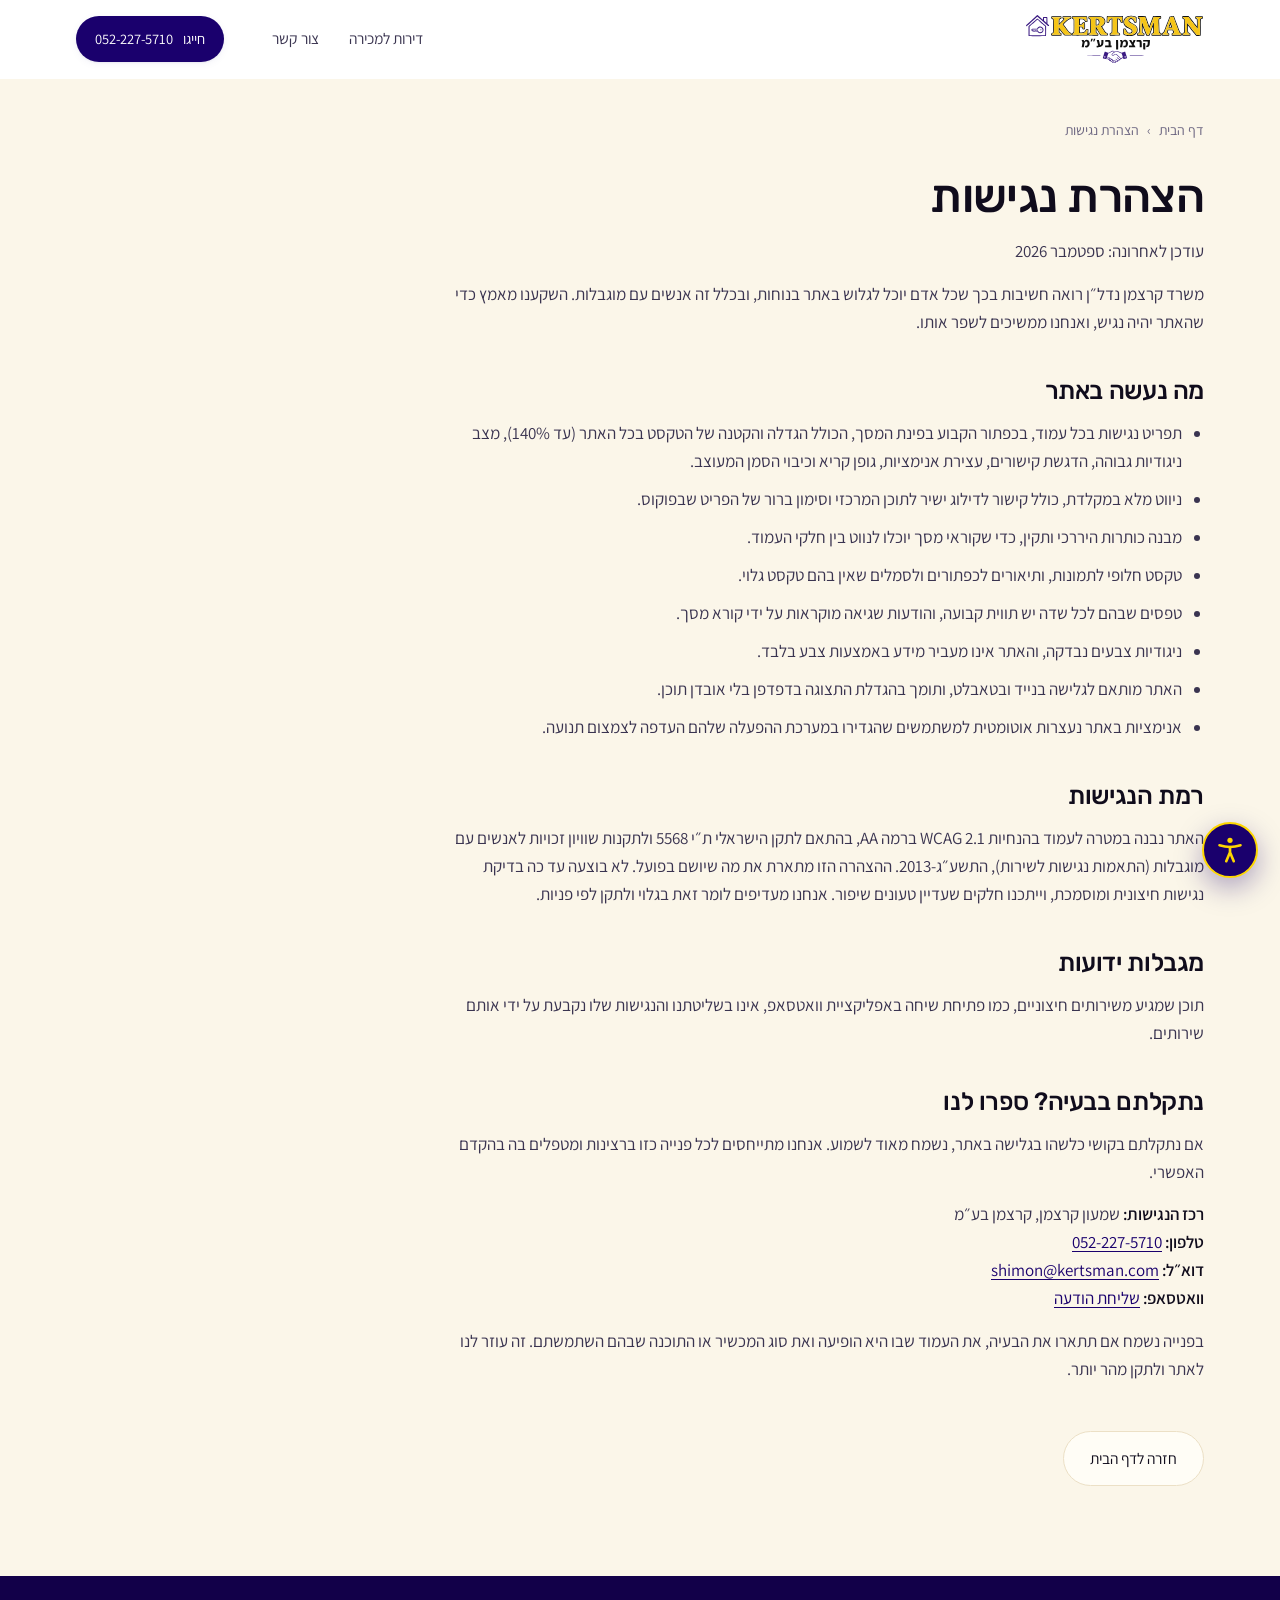
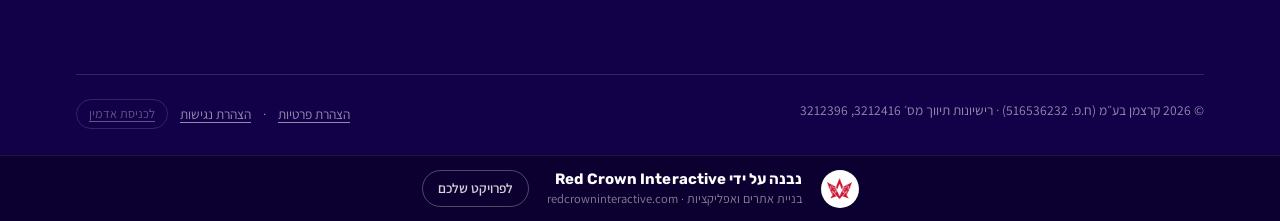
<file: legal/accessibility/index.html>
<!DOCTYPE html>
<html lang="he" dir="rtl" data-base="../../">
<head>
<meta charset="UTF-8">
<meta name="viewport" content="width=device-width, initial-scale=1, viewport-fit=cover">
<meta name="color-scheme" content="light">
<meta name="theme-color" content="#1A006D">
<title>הצהרת נגישות | קרצמן נדל״ן</title>
<meta name="description" content="הצהרת הנגישות של אתר קרצמן נדל״ן: ההתאמות שבוצעו, רמת הנגישות ודרכי פנייה.">
<link rel="canonical" href="https://www.kertsman.com/legal/accessibility/">
<meta name="robots" content="index, follow">
<link rel="icon" href="../../assets/favicon.png" type="image/png">
<link rel="preload" href="../../assets/fonts/rubik-500-hebrew.woff2" as="font" type="font/woff2" crossorigin>
<link rel="preload" href="../../assets/fonts/assistant-400-hebrew.woff2" as="font" type="font/woff2" crossorigin>
<link rel="stylesheet" href="../../assets/kertsman.css?v=20260924c">
</head>
<body>
<a class="skip" href="#main">דילוג לתוכן המרכזי</a>

<header class="topbar">
  <div class="wrap">
    <a class="brand" href="../../" aria-label="קרצמן נדל״ן">
      <img class="brand-logo" src="../../assets/logo.svg" alt="קרצמן נדל״ן" width="574" height="160">
    </a>
    <nav class="nav nav-slim" aria-label="ניווט ראשי">
      <a href="../../#properties">דירות למכירה</a>
      <a href="../../#contact">צור קשר</a>
    </nav>
    <div class="top-actions">
      <a class="btn btn-primary btn-sm" data-link="tel" href="#">חייגו <span data-cfg="phone"></span></a>
    </div>
  </div>
</header>

<main id="main" class="legal-page">
  <div class="wrap">
    <nav class="crumbs" aria-label="מסלול ניווט">
      <a href="../../">דף הבית</a>
      <span aria-hidden="true">›</span>
      <span>הצהרת נגישות</span>
    </nav>
    <article class="legal">
      <h1>הצהרת נגישות</h1>
      <p class="legal-date">עודכן לאחרונה: ספטמבר 2026</p>

      <p>
        משרד קרצמן נדל״ן רואה חשיבות בכך שכל אדם יוכל לגלוש באתר בנוחות, ובכלל זה אנשים עם
        מוגבלות. השקענו מאמץ כדי שהאתר יהיה נגיש, ואנחנו ממשיכים לשפר אותו.
      </p>

      <h2>מה נעשה באתר</h2>
      <ul>
        <li>תפריט נגישות בכל עמוד, בכפתור הקבוע בפינת המסך, הכולל הגדלה והקטנה של הטקסט בכל האתר (עד 140%), מצב ניגודיות גבוהה, הדגשת קישורים, עצירת אנימציות, גופן קריא וכיבוי הסמן המעוצב.</li>
        <li>ניווט מלא במקלדת, כולל קישור לדילוג ישיר לתוכן המרכזי וסימון ברור של הפריט שבפוקוס.</li>
        <li>מבנה כותרות היררכי ותקין, כדי שקוראי מסך יוכלו לנווט בין חלקי העמוד.</li>
        <li>טקסט חלופי לתמונות, ותיאורים לכפתורים ולסמלים שאין בהם טקסט גלוי.</li>
        <li>טפסים שבהם לכל שדה יש תווית קבועה, והודעות שגיאה מוקראות על ידי קורא מסך.</li>
        <li>ניגודיות צבעים נבדקה, והאתר אינו מעביר מידע באמצעות צבע בלבד.</li>
        <li>האתר מותאם לגלישה בנייד ובטאבלט, ותומך בהגדלת התצוגה בדפדפן בלי אובדן תוכן.</li>
        <li>אנימציות באתר נעצרות אוטומטית למשתמשים שהגדירו במערכת ההפעלה שלהם העדפה לצמצום תנועה.</li>
      </ul>

      <h2>רמת הנגישות</h2>
      <p>
        האתר נבנה במטרה לעמוד בהנחיות <span dir="ltr">WCAG 2.1</span> ברמה AA, בהתאם לתקן הישראלי
        ת״י 5568 ולתקנות שוויון זכויות לאנשים עם מוגבלות (התאמות נגישות לשירות), התשע״ג-2013.
        ההצהרה הזו מתארת את מה שיושם בפועל. לא בוצעה עד כה בדיקת נגישות חיצונית ומוסמכת,
        וייתכנו חלקים שעדיין טעונים שיפור. אנחנו מעדיפים לומר זאת בגלוי ולתקן לפי פניות.
      </p>

      <h2>מגבלות ידועות</h2>
      <p>
        תוכן שמגיע משירותים חיצוניים, כמו פתיחת שיחה באפליקציית וואטסאפ, אינו בשליטתנו והנגישות
        שלו נקבעת על ידי אותם שירותים.
      </p>

      <h2>נתקלתם בבעיה? ספרו לנו</h2>
      <p>
        אם נתקלתם בקושי כלשהו בגלישה באתר, נשמח מאוד לשמוע. אנחנו מתייחסים לכל פנייה כזו
        ברצינות ומטפלים בה בהקדם האפשרי.
      </p>
      <p>
        <strong>רכז הנגישות:</strong> שמעון קרצמן, קרצמן בע״מ<br>
        <strong>טלפון:</strong> <a data-link="tel" href="tel:+972522275710"><span data-cfg="phone">052-227-5710</span></a><br>
        <strong>דוא״ל:</strong> <a href="mailto:shimon@kertsman.com"><bdi>shimon@kertsman.com</bdi></a><br>
        <strong>וואטסאפ:</strong> <a data-link="wa" href="#" data-wa-text="שלום, נתקלתי בבעיית נגישות באתר." target="_blank" rel="noopener">שליחת הודעה</a>
      </p>
      <p>
        בפנייה נשמח אם תתארו את הבעיה, את העמוד שבו היא הופיעה ואת סוג המכשיר או התוכנה
        שבהם השתמשתם. זה עוזר לנו לאתר ולתקן מהר יותר.
      </p>
    </article>
    <p class="prop-back"><a class="btn btn-ghost" href="../../">חזרה לדף הבית</a></p>
  </div>
</main>

<footer class="foot">
  <div class="wrap">
    <div class="foot-bottom">
      <span>© <span id="year">2026</span> קרצמן בע״מ (ח.פ. <bdi>516536232</bdi>) · רישיונות תיווך מס׳ <bdi>3212416</bdi>, <bdi>3212396</bdi></span>
      <span class="foot-links"><a href="../../legal/privacy/">הצהרת פרטיות</a> · <a href="../../legal/accessibility/">הצהרת נגישות</a>
        <a class="foot-admin" href="../../admin/" rel="nofollow">לכניסת אדמין</a></span>
    </div>
  </div>
</footer>

<a class="credit-bar" href="https://redcrowninteractive.com" target="_blank" rel="noopener">
  <span class="credit-mark"><img src="../../assets/img/redcrown.png" alt="Red Crown Interactive" width="128" height="128" loading="lazy"></span>
  <span class="credit-text">
    <b>נבנה על ידי <bdi>Red Crown Interactive</bdi></b>
    <span>בניית אתרים ואפליקציות · <bdi>redcrowninteractive.com</bdi></span>
  </span>
  <span class="credit-cta" aria-hidden="true">לפרויקט שלכם</span>
</a>


<script>
  /* קובץ הדירות נטען עם חותמת זמן, כדי שאחרי עדכון במסך הניהול
     הדפדפן יציג מיד את הרשימה החדשה ולא עותק מהמטמון.
     The listing file is loaded with a timestamp so an update made in the
     admin screen shows up at once instead of a cached copy. */
  document.write('<script src="../../data/listings.js?t=' + Date.now() + '"><\/script>');
</script>
<script src="../../assets/legal.js?v=20260924c" defer></script>
<script src="../../assets/a11y.js?v=20260924c" defer></script>
</body>
</html>
</file>
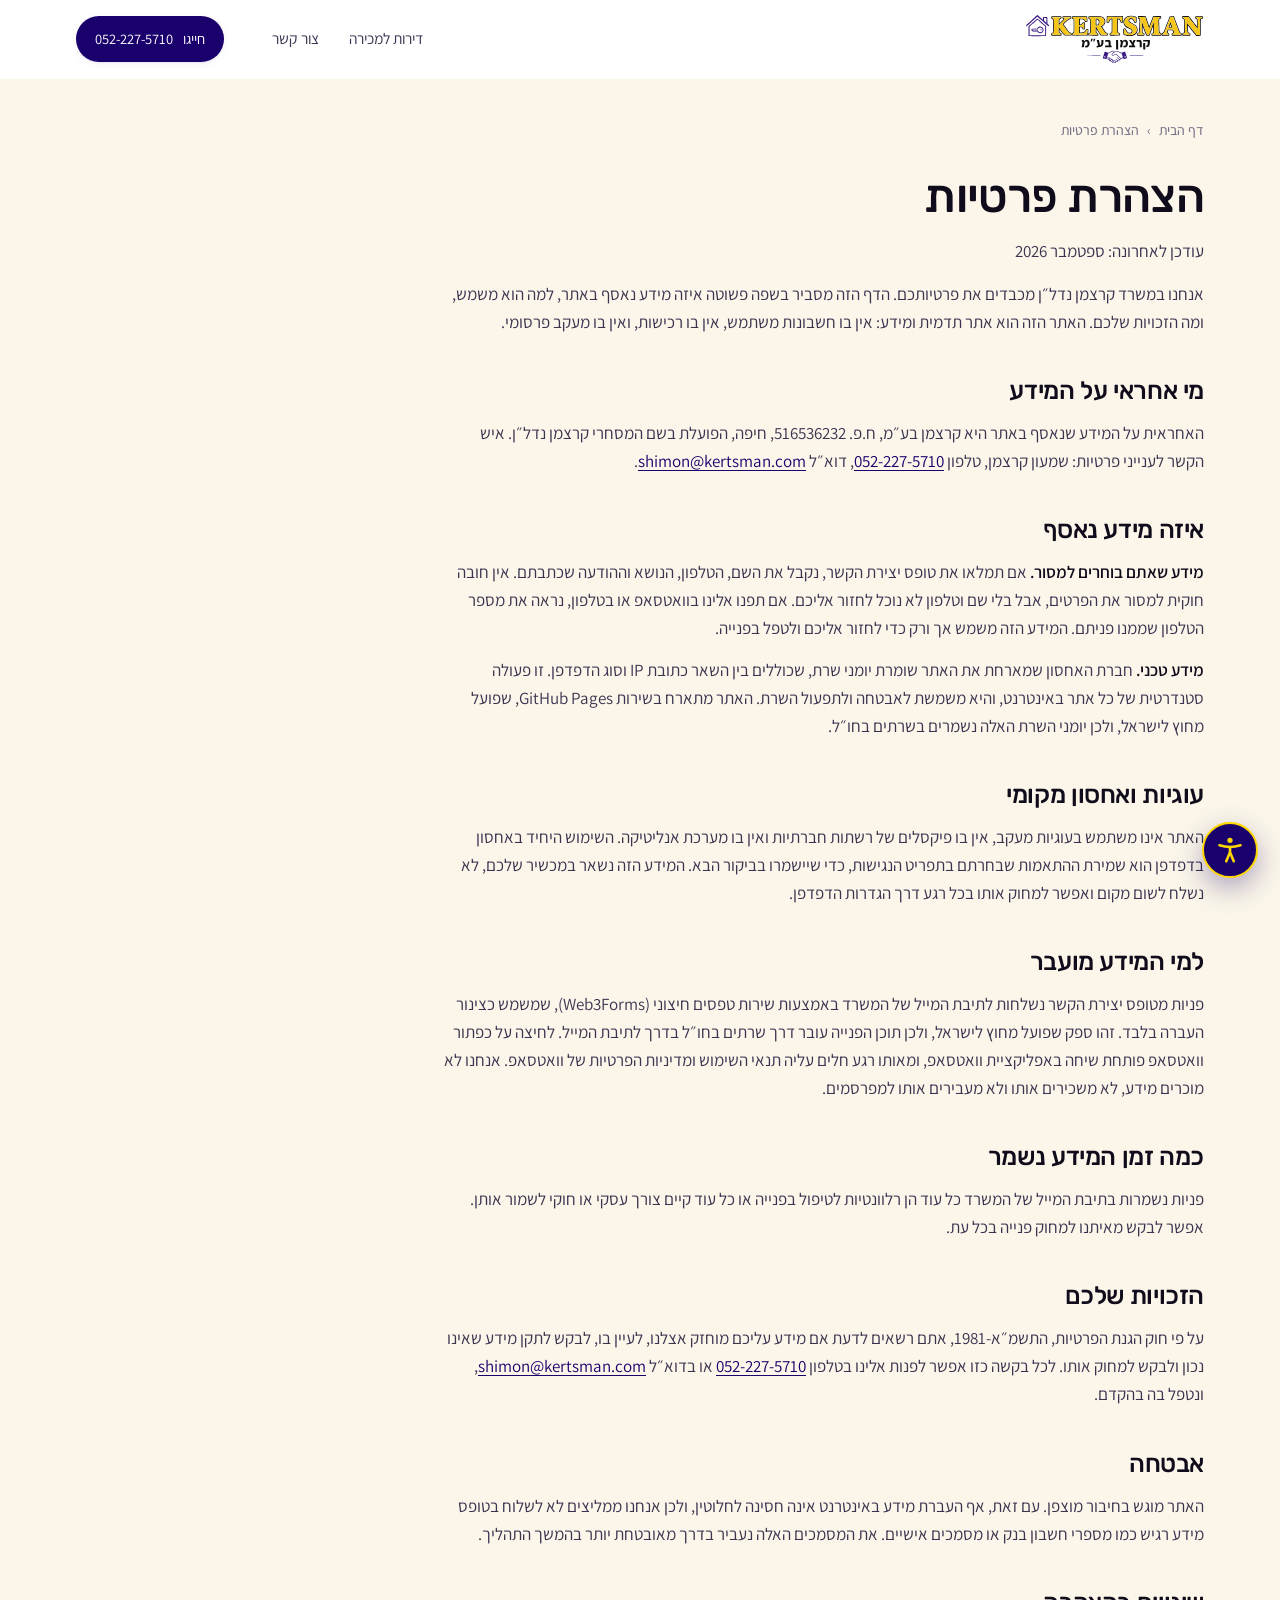
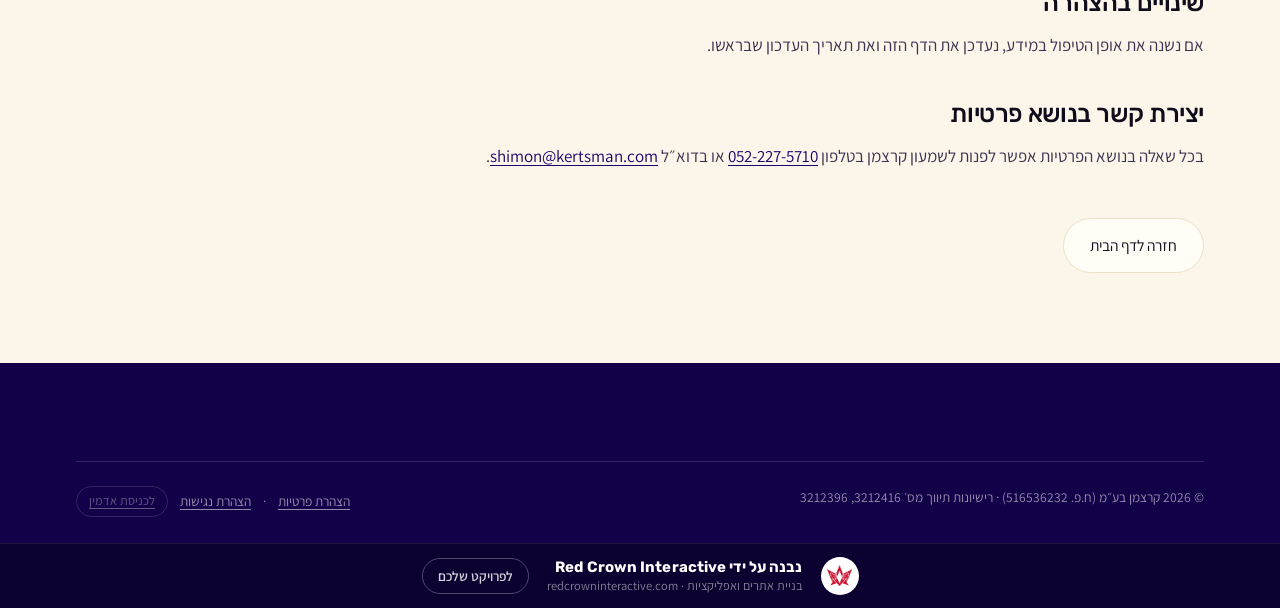
<file: legal/privacy/index.html>
<!DOCTYPE html>
<html lang="he" dir="rtl" data-base="../../">
<head>
<meta charset="UTF-8">
<meta name="viewport" content="width=device-width, initial-scale=1, viewport-fit=cover">
<meta name="color-scheme" content="light">
<meta name="theme-color" content="#1A006D">
<title>הצהרת פרטיות | קרצמן נדל״ן</title>
<meta name="description" content="הצהרת הפרטיות של קרצמן נדל״ן: איזה מידע נאסף באתר, למה הוא משמש, ומה הזכויות שלכם.">
<link rel="canonical" href="https://www.kertsman.com/legal/privacy/">
<meta name="robots" content="index, follow">
<link rel="icon" href="../../assets/favicon.png" type="image/png">
<link rel="preload" href="../../assets/fonts/rubik-500-hebrew.woff2" as="font" type="font/woff2" crossorigin>
<link rel="preload" href="../../assets/fonts/assistant-400-hebrew.woff2" as="font" type="font/woff2" crossorigin>
<link rel="stylesheet" href="../../assets/kertsman.css?v=20260924c">
</head>
<body>
<a class="skip" href="#main">דילוג לתוכן המרכזי</a>

<header class="topbar">
  <div class="wrap">
    <a class="brand" href="../../" aria-label="קרצמן נדל״ן">
      <img class="brand-logo" src="../../assets/logo.svg" alt="קרצמן נדל״ן" width="574" height="160">
    </a>
    <nav class="nav nav-slim" aria-label="ניווט ראשי">
      <a href="../../#properties">דירות למכירה</a>
      <a href="../../#contact">צור קשר</a>
    </nav>
    <div class="top-actions">
      <a class="btn btn-primary btn-sm" data-link="tel" href="#">חייגו <span data-cfg="phone"></span></a>
    </div>
  </div>
</header>

<main id="main" class="legal-page">
  <div class="wrap">
    <nav class="crumbs" aria-label="מסלול ניווט">
      <a href="../../">דף הבית</a>
      <span aria-hidden="true">›</span>
      <span>הצהרת פרטיות</span>
    </nav>
    <article class="legal">
      <h1>הצהרת פרטיות</h1>
      <p class="legal-date">עודכן לאחרונה: ספטמבר 2026</p>

      <p>
        אנחנו במשרד קרצמן נדל״ן מכבדים את פרטיותכם. הדף הזה מסביר בשפה פשוטה איזה מידע
        נאסף באתר, למה הוא משמש, ומה הזכויות שלכם. האתר הזה הוא אתר תדמית ומידע: אין בו
        חשבונות משתמש, אין בו רכישות, ואין בו מעקב פרסומי.
      </p>

      <h2>מי אחראי על המידע</h2>
      <p>
        האחראית על המידע שנאסף באתר היא קרצמן בע״מ, ח.פ. <bdi>516536232</bdi>, חיפה, הפועלת בשם
        המסחרי קרצמן נדל״ן. איש הקשר לענייני פרטיות: שמעון קרצמן, טלפון <a data-link="tel" href="tel:+972522275710"><span data-cfg="phone">052-227-5710</span></a>,
        דוא״ל <a href="mailto:shimon@kertsman.com"><bdi>shimon@kertsman.com</bdi></a>.
      </p>

      <h2>איזה מידע נאסף</h2>
      <p>
        <strong>מידע שאתם בוחרים למסור.</strong> אם תמלאו את טופס יצירת הקשר, נקבל את השם,
        הטלפון, הנושא וההודעה שכתבתם. אין חובה חוקית למסור את הפרטים, אבל בלי שם וטלפון לא נוכל
        לחזור אליכם. אם תפנו אלינו בוואטסאפ או בטלפון, נראה את מספר הטלפון
        שממנו פניתם. המידע הזה משמש אך ורק כדי לחזור אליכם ולטפל בפנייה.
      </p>
      <p>
        <strong>מידע טכני.</strong> חברת האחסון שמארחת את האתר שומרת יומני שרת, שכוללים בין
        השאר כתובת IP וסוג הדפדפן. זו פעולה סטנדרטית של כל אתר באינטרנט, והיא משמשת לאבטחה
        ולתפעול השרת. האתר מתארח בשירות GitHub Pages, שפועל מחוץ לישראל, ולכן יומני השרת
        האלה נשמרים בשרתים בחו״ל.
      </p>

      <h2>עוגיות ואחסון מקומי</h2>
      <p>
        האתר אינו משתמש בעוגיות מעקב, אין בו פיקסלים של רשתות חברתיות ואין בו מערכת אנליטיקה.
        השימוש היחיד באחסון בדפדפן הוא שמירת ההתאמות שבחרתם בתפריט הנגישות, כדי שיישמרו
        בביקור הבא. המידע הזה נשאר במכשיר שלכם, לא נשלח לשום מקום ואפשר למחוק אותו בכל רגע
        דרך הגדרות הדפדפן.
      </p>

      <h2>למי המידע מועבר</h2>
      <p>
        פניות מטופס יצירת הקשר נשלחות לתיבת המייל של המשרד באמצעות שירות טפסים חיצוני
        (Web3Forms), שמשמש כצינור העברה בלבד. זהו ספק שפועל מחוץ לישראל, ולכן תוכן הפנייה עובר דרך שרתים בחו״ל בדרך לתיבת המייל. לחיצה על כפתור וואטסאפ פותחת שיחה באפליקציית
        וואטסאפ, ומאותו רגע חלים עליה תנאי השימוש ומדיניות הפרטיות של וואטסאפ.
        אנחנו לא מוכרים מידע, לא משכירים אותו ולא מעבירים אותו למפרסמים.
      </p>

      <h2>כמה זמן המידע נשמר</h2>
      <p>
        פניות נשמרות בתיבת המייל של המשרד כל עוד הן רלוונטיות לטיפול בפנייה או כל עוד קיים
        צורך עסקי או חוקי לשמור אותן. אפשר לבקש מאיתנו למחוק פנייה בכל עת.
      </p>

      <h2>הזכויות שלכם</h2>
      <p>
        על פי חוק הגנת הפרטיות, התשמ״א-1981, אתם רשאים לדעת אם מידע עליכם מוחזק אצלנו,
        לעיין בו, לבקש לתקן מידע שאינו נכון ולבקש למחוק אותו. לכל בקשה כזו אפשר לפנות אלינו
        בטלפון <a data-link="tel" href="tel:+972522275710"><span data-cfg="phone">052-227-5710</span></a> או בדוא״ל <a href="mailto:shimon@kertsman.com"><bdi>shimon@kertsman.com</bdi></a>, ונטפל בה בהקדם.
      </p>

      <h2>אבטחה</h2>
      <p>
        האתר מוגש בחיבור מוצפן. עם זאת, אף העברת מידע באינטרנט אינה חסינה לחלוטין, ולכן אנחנו
        ממליצים לא לשלוח בטופס מידע רגיש כמו מספרי חשבון בנק או מסמכים אישיים. את המסמכים
        האלה נעביר בדרך מאובטחת יותר בהמשך התהליך.
      </p>

      <h2>שינויים בהצהרה</h2>
      <p>
        אם נשנה את אופן הטיפול במידע, נעדכן את הדף הזה ואת תאריך העדכון שבראשו.
      </p>

      <h2>יצירת קשר בנושא פרטיות</h2>
      <p>
        בכל שאלה בנושא הפרטיות אפשר לפנות לשמעון קרצמן בטלפון <a data-link="tel" href="tel:+972522275710"><span data-cfg="phone">052-227-5710</span></a>
        או בדוא״ל <a href="mailto:shimon@kertsman.com"><bdi>shimon@kertsman.com</bdi></a>.
      </p>
    </article>
    <p class="prop-back"><a class="btn btn-ghost" href="../../">חזרה לדף הבית</a></p>
  </div>
</main>

<footer class="foot">
  <div class="wrap">
    <div class="foot-bottom">
      <span>© <span id="year">2026</span> קרצמן בע״מ (ח.פ. <bdi>516536232</bdi>) · רישיונות תיווך מס׳ <bdi>3212416</bdi>, <bdi>3212396</bdi></span>
      <span class="foot-links"><a href="../../legal/privacy/">הצהרת פרטיות</a> · <a href="../../legal/accessibility/">הצהרת נגישות</a>
        <a class="foot-admin" href="../../admin/" rel="nofollow">לכניסת אדמין</a></span>
    </div>
  </div>
</footer>

<a class="credit-bar" href="https://redcrowninteractive.com" target="_blank" rel="noopener">
  <span class="credit-mark"><img src="../../assets/img/redcrown.png" alt="Red Crown Interactive" width="128" height="128" loading="lazy"></span>
  <span class="credit-text">
    <b>נבנה על ידי <bdi>Red Crown Interactive</bdi></b>
    <span>בניית אתרים ואפליקציות · <bdi>redcrowninteractive.com</bdi></span>
  </span>
  <span class="credit-cta" aria-hidden="true">לפרויקט שלכם</span>
</a>


<script>
  /* קובץ הדירות נטען עם חותמת זמן, כדי שאחרי עדכון במסך הניהול
     הדפדפן יציג מיד את הרשימה החדשה ולא עותק מהמטמון.
     The listing file is loaded with a timestamp so an update made in the
     admin screen shows up at once instead of a cached copy. */
  document.write('<script src="../../data/listings.js?t=' + Date.now() + '"><\/script>');
</script>
<script src="../../assets/legal.js?v=20260924c" defer></script>
<script src="../../assets/a11y.js?v=20260924c" defer></script>
</body>
</html>
</file>
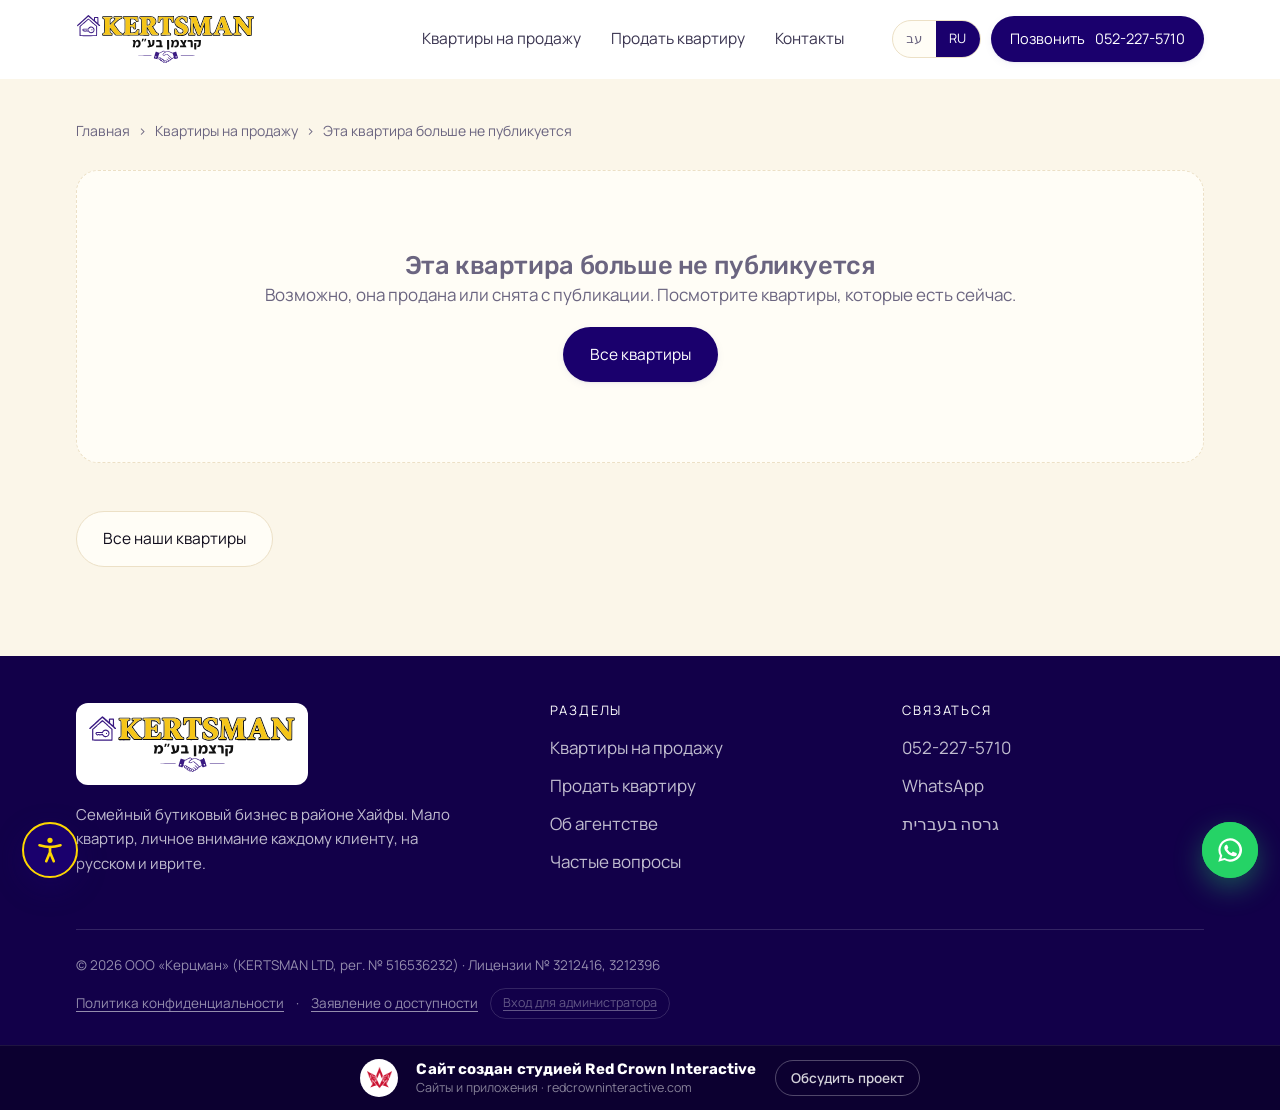
<file: ru/dira/index.html>
<!DOCTYPE html>
<html lang="ru" dir="ltr" data-base="../../">
<head>
<meta charset="UTF-8">
<meta name="viewport" content="width=device-width, initial-scale=1, viewport-fit=cover">
<meta name="color-scheme" content="light">
<meta name="theme-color" content="#1A006D">
<title>Квартира на продажу в районе Хайфы | Керцман недвижимость</title>
<meta name="description" content="Информация о квартире, фотографии, полные характеристики и прямая связь. Керцман недвижимость, бутиковое агентство в районе Хайфы.">
<link rel="canonical" href="https://www.kertsman.com/ru/dira/">
<link rel="alternate" hreflang="he" id="alt-he" href="https://www.kertsman.com/dira/">
<link rel="alternate" hreflang="ru" id="alt-ru" href="https://www.kertsman.com/ru/dira/">
<meta property="og:type" content="article">
<meta property="og:locale" content="ru_RU">
<meta property="og:site_name" content="Керцман недвижимость">
<meta property="og:title" content="Квартира на продажу в районе Хайфы">
<meta property="og:description" content="Информация о квартире, фотографии и прямая связь.">
<meta property="og:url" content="https://www.kertsman.com/ru/dira/">
<meta property="og:image" content="https://www.kertsman.com/assets/img/hero-haifa.jpg">
<meta name="twitter:card" content="summary_large_image">
<link rel="icon" href="../../assets/favicon.png" type="image/png">
<link rel="preload" href="../../assets/fonts/rubik-500-cyrillic.woff2" as="font" type="font/woff2" crossorigin>
<link rel="preload" href="../../assets/fonts/manrope-400-cyrillic.woff2" as="font" type="font/woff2" crossorigin>
<link rel="stylesheet" href="../../assets/kertsman.css?v=20260924c">
</head>
<body>
<div class="progress" id="progress" aria-hidden="true"></div>
<a class="skip" href="#main">Перейти к основному содержанию</a>

<header class="topbar">
  <div class="wrap">
    <a class="brand" href="../../ru/" aria-label="Керцман недвижимость, на главную">
      <img class="brand-logo" src="../../assets/logo.svg" alt="Керцман недвижимость" width="574" height="160">
    </a>

    <nav class="nav nav-slim" aria-label="Основная навигация">
      <a href="../#properties">Квартиры на продажу</a>
      <a href="../#sell">Продать квартиру</a>
      <a href="../#contact">Контакты</a>
    </nav>

    <div class="top-actions">
      <div class="lang">
        <a id="lang-alt" href="../../dira/" hreflang="he">עב</a>
        <a href="./" aria-current="true" hreflang="ru">RU</a>
      </div>
      <a class="btn btn-primary btn-sm" data-link="tel" href="#">Позвонить <span data-cfg="phone"></span></a>
    </div>
  </div>
</header>

<main id="main" class="prop-page">
  <div class="wrap">
    <nav class="crumbs" aria-label="Хлебные крошки">
      <a href="../../ru/">Главная</a>
      <span aria-hidden="true">›</span>
      <a href="../#properties">Квартиры на продажу</a>
      <span aria-hidden="true">›</span>
      <span id="crumb-current">Квартира</span>
    </nav>

    <article id="property"></article>

    <p class="prop-back">
      <a class="btn btn-ghost" href="../#properties">Все наши квартиры</a>
    </p>
  </div>
</main>

<footer class="foot">
  <div class="wrap">
    <div class="foot-grid">
      <div>
        <a class="brand" href="../../ru/" aria-label="קרצמן נדל״ן">
          <img class="brand-logo" src="../../assets/logo.svg" alt="Керцман недвижимость" width="574" height="160">
        </a>
        <p>Семейный бутиковый бизнес в районе Хайфы. Мало квартир, личное внимание каждому клиенту, на русском и иврите.</p>
      </div>
      <div>
        <h2 class="foot-title">Разделы</h2>
        <ul>
          <li><a href="../#properties">Квартиры на продажу</a></li>
          <li><a href="../#sell">Продать квартиру</a></li>
          <li><a href="../#about">Об агентстве</a></li>
          <li><a href="../#faq">Частые вопросы</a></li>
        </ul>
      </div>
      <div>
        <h2 class="foot-title">Связаться</h2>
        <ul>
          <li><a data-link="tel" href="#" data-cfg="phone"></a></li>
          <li><a data-link="wa" href="#" data-wa-text="Здравствуйте! Я с сайта, хочу проконсультироваться." target="_blank" rel="noopener">WhatsApp</a></li>
          <li><a href="../../">גרסה בעברית</a></li>
        </ul>
      </div>
    </div>
    <div class="foot-bottom">
      <span>© <span id="year">2026</span> ООО «Керцман» (KERTSMAN LTD, рег. № <bdi>516536232</bdi>) · Лицензии № <bdi>3212416</bdi>, <bdi>3212396</bdi></span>
      <span class="foot-links"><a href="../legal/privacy/">Политика конфиденциальности</a> · <a href="../legal/accessibility/">Заявление о доступности</a>
        <a class="foot-admin" href="../../admin/" rel="nofollow">Вход для администратора</a></span>
    </div>
  </div>
</footer>

<a class="credit-bar" href="https://redcrowninteractive.com" target="_blank" rel="noopener">
  <span class="credit-mark"><img src="../../assets/img/redcrown.png" alt="Red Crown Interactive" width="128" height="128" loading="lazy"></span>
  <span class="credit-text">
    <b>Сайт создан студией <bdi>Red Crown Interactive</bdi></b>
    <span>Сайты и приложения · <bdi>redcrowninteractive.com</bdi></span>
  </span>
  <span class="credit-cta" aria-hidden="true">Обсудить проект</span>
</a>


<a class="wa-float" data-link="wa" href="#" data-wa-text="Здравствуйте! Я с сайта, хочу проконсультироваться." target="_blank" rel="noopener" aria-label="Написать в WhatsApp">
  <svg viewBox="0 0 24 24" fill="currentColor" aria-hidden="true"><path d="M12 2a10 10 0 0 0-8.6 15L2 22l5.2-1.4A10 10 0 1 0 12 2Zm0 18.1a8 8 0 0 1-4.1-1.1l-.3-.2-3 .8.8-2.9-.2-.3A8.1 8.1 0 1 1 12 20.1Zm4.5-5.9c-.2-.1-1.4-.7-1.7-.8-.2-.1-.4-.1-.5.1l-.7.9c-.1.2-.3.2-.5.1a6.6 6.6 0 0 1-3.3-2.9c-.1-.2 0-.4.1-.5l.4-.5c.1-.2.2-.3.2-.5s0-.4-.1-.5l-.7-1.6c-.2-.4-.4-.4-.5-.4h-.5a1 1 0 0 0-.7.3 3 3 0 0 0-.9 2.2 5.2 5.2 0 0 0 1.1 2.7 11.8 11.8 0 0 0 4.6 4 5.3 5.3 0 0 0 3.2.6 2.6 2.6 0 0 0 1.7-1.2 2.1 2.1 0 0 0 .2-1.2c-.1-.1-.2-.2-.4-.3Z"/></svg>
</a>

<script>
  /* קובץ הדירות נטען עם חותמת זמן, כדי שאחרי עדכון במסך הניהול
     הדפדפן יציג מיד את הרשימה החדשה ולא עותק מהמטמון.
     The listing file is loaded with a timestamp so an update made in the
     admin screen shows up at once instead of a cached copy. */
  document.write('<script src="../../data/listings.js?t=' + Date.now() + '"><\/script>');
</script>
<script src="../../assets/property.js?v=20260924c" defer></script>
<script src="../../assets/a11y.js?v=20260924c" defer></script>
</body>
</html>
</file>
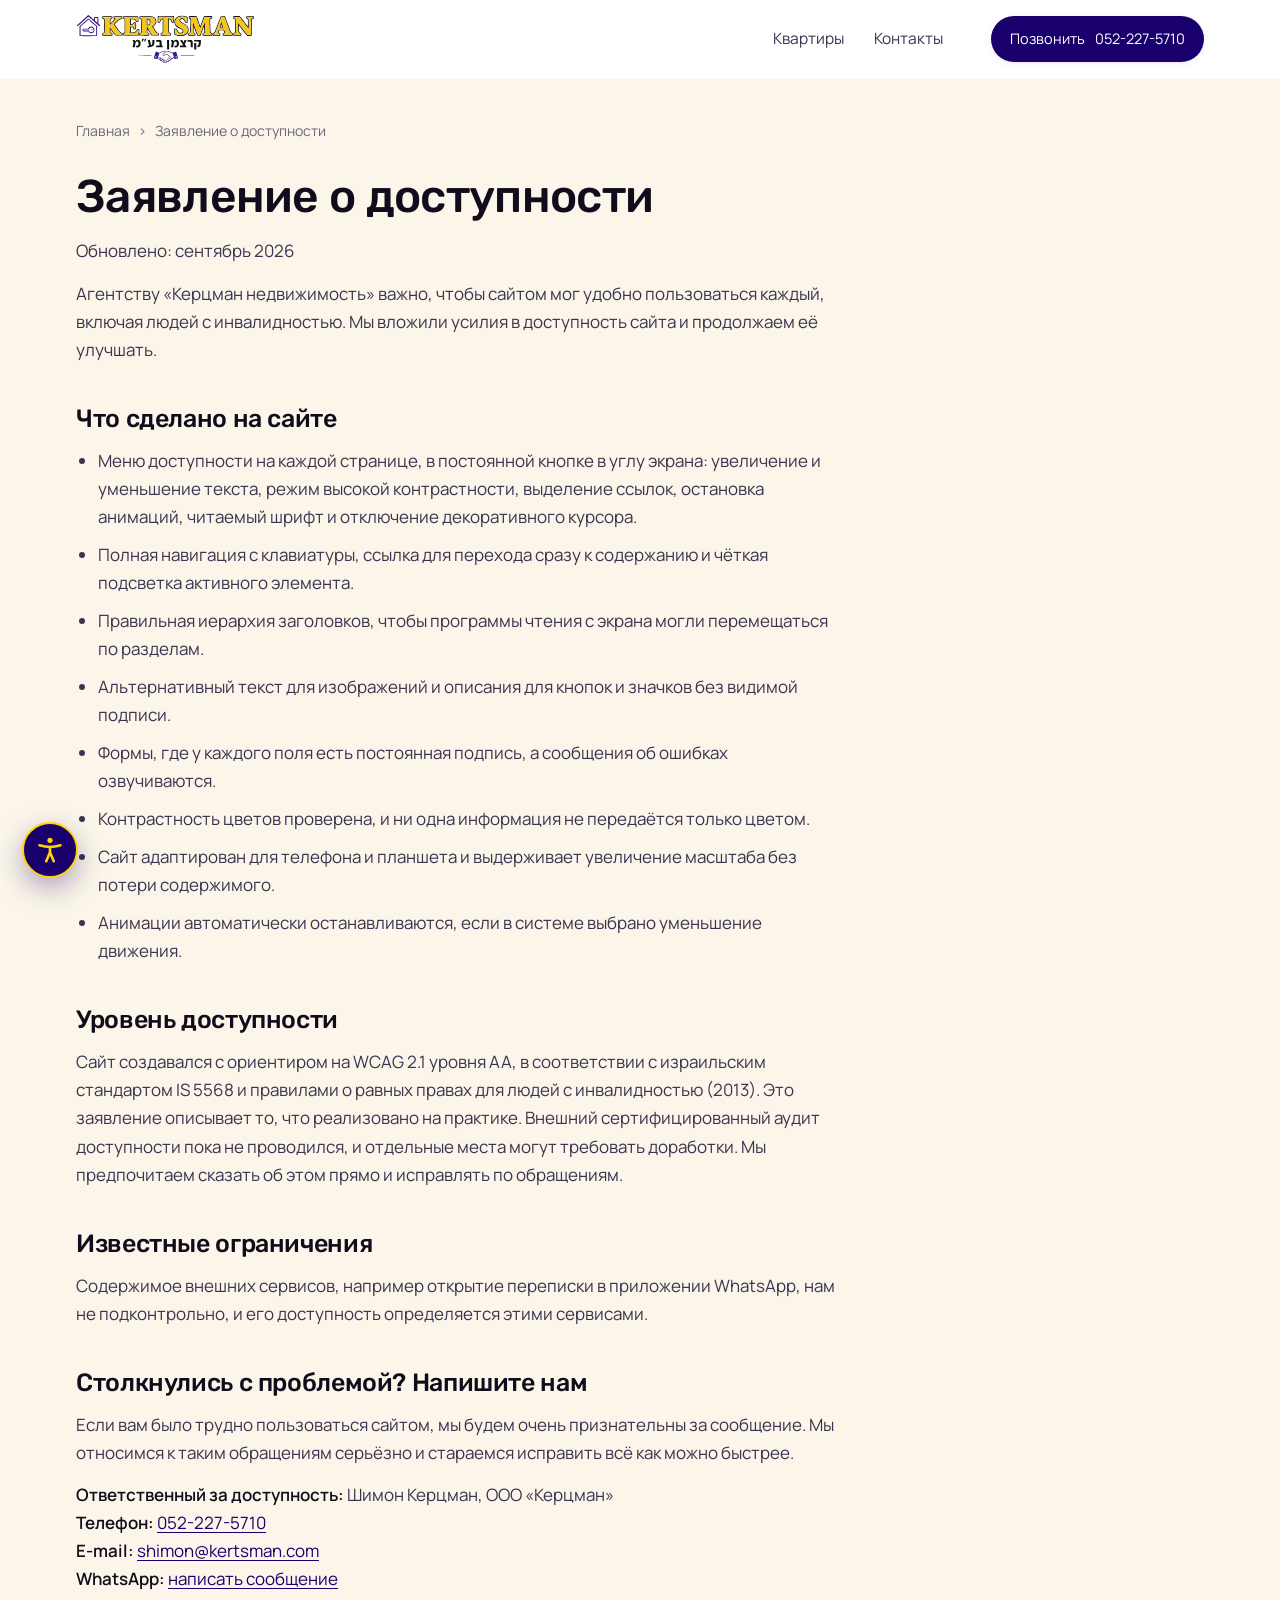
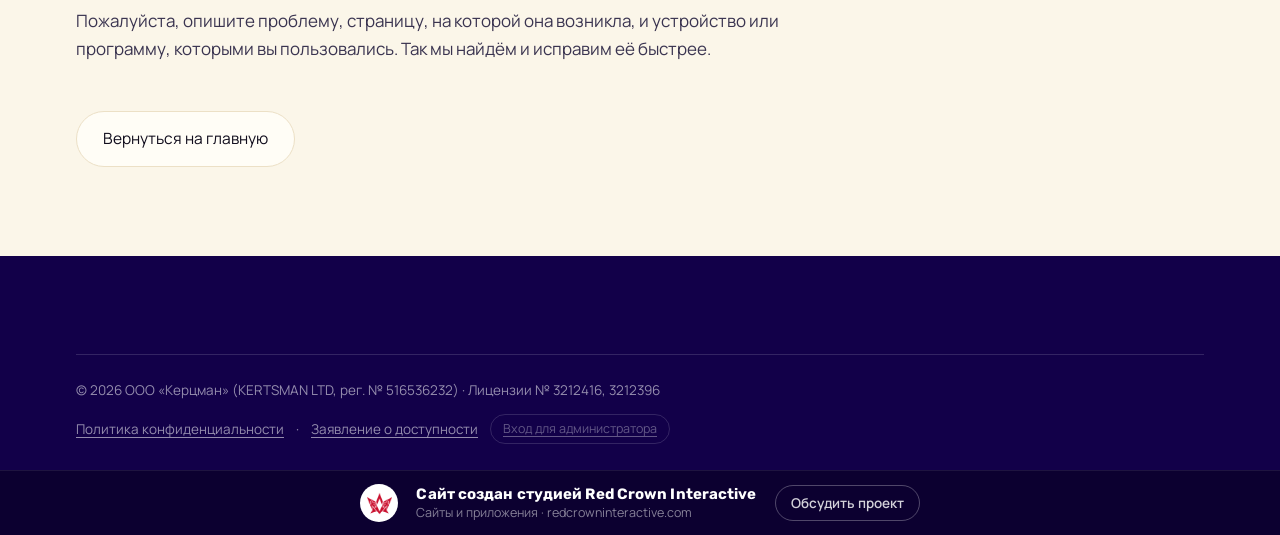
<file: ru/legal/accessibility/index.html>
<!DOCTYPE html>
<html lang="ru" dir="ltr" data-base="../../../">
<head>
<meta charset="UTF-8">
<meta name="viewport" content="width=device-width, initial-scale=1, viewport-fit=cover">
<meta name="color-scheme" content="light">
<meta name="theme-color" content="#1A006D">
<title>Заявление о доступности | Керцман недвижимость</title>
<meta name="description" content="Заявление о доступности сайта «Керцман недвижимость»: что сделано и как сообщить о проблеме.">
<link rel="canonical" href="https://www.kertsman.com/ru/legal/accessibility/">
<meta name="robots" content="index, follow">
<link rel="icon" href="../../../assets/favicon.png" type="image/png">
<link rel="preload" href="../../../assets/fonts/rubik-500-cyrillic.woff2" as="font" type="font/woff2" crossorigin>
<link rel="preload" href="../../../assets/fonts/manrope-400-cyrillic.woff2" as="font" type="font/woff2" crossorigin>
<link rel="stylesheet" href="../../../assets/kertsman.css?v=20260924c">
</head>
<body>
<a class="skip" href="#main">Перейти к основному содержанию</a>

<header class="topbar">
  <div class="wrap">
    <a class="brand" href="../../../ru/" aria-label="Керцман недвижимость">
      <img class="brand-logo" src="../../../assets/logo.svg" alt="Керцман недвижимость" width="574" height="160">
    </a>
    <nav class="nav nav-slim" aria-label="Основная навигация">
      <a href="../../../ru/#properties">Квартиры</a>
      <a href="../../../ru/#contact">Контакты</a>
    </nav>
    <div class="top-actions">
      <a class="btn btn-primary btn-sm" data-link="tel" href="#">Позвонить <span data-cfg="phone"></span></a>
    </div>
  </div>
</header>

<main id="main" class="legal-page">
  <div class="wrap">
    <nav class="crumbs" aria-label="Хлебные крошки">
      <a href="../../../ru/">Главная</a>
      <span aria-hidden="true">›</span>
      <span>Заявление о доступности</span>
    </nav>
    <article class="legal">
      <h1>Заявление о доступности</h1>
      <p class="legal-date">Обновлено: сентябрь 2026</p>

      <p>
        Агентству «Керцман недвижимость» важно, чтобы сайтом мог удобно пользоваться каждый,
        включая людей с инвалидностью. Мы вложили усилия в доступность сайта и продолжаем её улучшать.
      </p>

      <h2>Что сделано на сайте</h2>
      <ul>
        <li>Меню доступности на каждой странице, в постоянной кнопке в углу экрана: увеличение и уменьшение текста, режим высокой контрастности, выделение ссылок, остановка анимаций, читаемый шрифт и отключение декоративного курсора.</li>
        <li>Полная навигация с клавиатуры, ссылка для перехода сразу к содержанию и чёткая подсветка активного элемента.</li>
        <li>Правильная иерархия заголовков, чтобы программы чтения с экрана могли перемещаться по разделам.</li>
        <li>Альтернативный текст для изображений и описания для кнопок и значков без видимой подписи.</li>
        <li>Формы, где у каждого поля есть постоянная подпись, а сообщения об ошибках озвучиваются.</li>
        <li>Контрастность цветов проверена, и ни одна информация не передаётся только цветом.</li>
        <li>Сайт адаптирован для телефона и планшета и выдерживает увеличение масштаба без потери содержимого.</li>
        <li>Анимации автоматически останавливаются, если в системе выбрано уменьшение движения.</li>
      </ul>

      <h2>Уровень доступности</h2>
      <p>
        Сайт создавался с ориентиром на <span dir="ltr">WCAG 2.1</span> уровня AA, в соответствии с
        израильским стандартом IS 5568 и правилами о равных правах для людей с инвалидностью (2013).
        Это заявление описывает то, что реализовано на практике. Внешний сертифицированный аудит
        доступности пока не проводился, и отдельные места могут требовать доработки. Мы предпочитаем
        сказать об этом прямо и исправлять по обращениям.
      </p>

      <h2>Известные ограничения</h2>
      <p>
        Содержимое внешних сервисов, например открытие переписки в приложении WhatsApp, нам не
        подконтрольно, и его доступность определяется этими сервисами.
      </p>

      <h2>Столкнулись с проблемой? Напишите нам</h2>
      <p>
        Если вам было трудно пользоваться сайтом, мы будем очень признательны за сообщение.
        Мы относимся к таким обращениям серьёзно и стараемся исправить всё как можно быстрее.
      </p>
      <p>
        <strong>Ответственный за доступность:</strong> Шимон Керцман, ООО «Керцман»<br>
        <strong>Телефон:</strong> <a data-link="tel" href="tel:+972522275710"><span data-cfg="phone">052-227-5710</span></a><br>
        <strong>E-mail:</strong> <a href="mailto:shimon@kertsman.com"><bdi>shimon@kertsman.com</bdi></a><br>
        <strong>WhatsApp:</strong> <a data-link="wa" href="#" data-wa-text="Здравствуйте! Я столкнулся с проблемой доступности на сайте." target="_blank" rel="noopener">написать сообщение</a>
      </p>
      <p>
        Пожалуйста, опишите проблему, страницу, на которой она возникла, и устройство или программу,
        которыми вы пользовались. Так мы найдём и исправим её быстрее.
      </p>
    </article>
    <p class="prop-back"><a class="btn btn-ghost" href="../../../ru/">Вернуться на главную</a></p>
  </div>
</main>

<footer class="foot">
  <div class="wrap">
    <div class="foot-bottom">
      <span>© <span id="year">2026</span> ООО «Керцман» (KERTSMAN LTD, рег. № <bdi>516536232</bdi>) · Лицензии № <bdi>3212416</bdi>, <bdi>3212396</bdi></span>
      <span class="foot-links"><a href="../../../ru/legal/privacy/">Политика конфиденциальности</a> · <a href="../../../ru/legal/accessibility/">Заявление о доступности</a>
        <a class="foot-admin" href="../../../admin/" rel="nofollow">Вход для администратора</a></span>
    </div>
  </div>
</footer>

<a class="credit-bar" href="https://redcrowninteractive.com" target="_blank" rel="noopener">
  <span class="credit-mark"><img src="../../../assets/img/redcrown.png" alt="Red Crown Interactive" width="128" height="128" loading="lazy"></span>
  <span class="credit-text">
    <b>Сайт создан студией <bdi>Red Crown Interactive</bdi></b>
    <span>Сайты и приложения · <bdi>redcrowninteractive.com</bdi></span>
  </span>
  <span class="credit-cta" aria-hidden="true">Обсудить проект</span>
</a>


<script>
  /* קובץ הדירות נטען עם חותמת זמן, כדי שאחרי עדכון במסך הניהול
     הדפדפן יציג מיד את הרשימה החדשה ולא עותק מהמטמון.
     The listing file is loaded with a timestamp so an update made in the
     admin screen shows up at once instead of a cached copy. */
  document.write('<script src="../../../data/listings.js?t=' + Date.now() + '"><\/script>');
</script>
<script src="../../../assets/legal.js?v=20260924c" defer></script>
<script src="../../../assets/a11y.js?v=20260924c" defer></script>
</body>
</html>
</file>
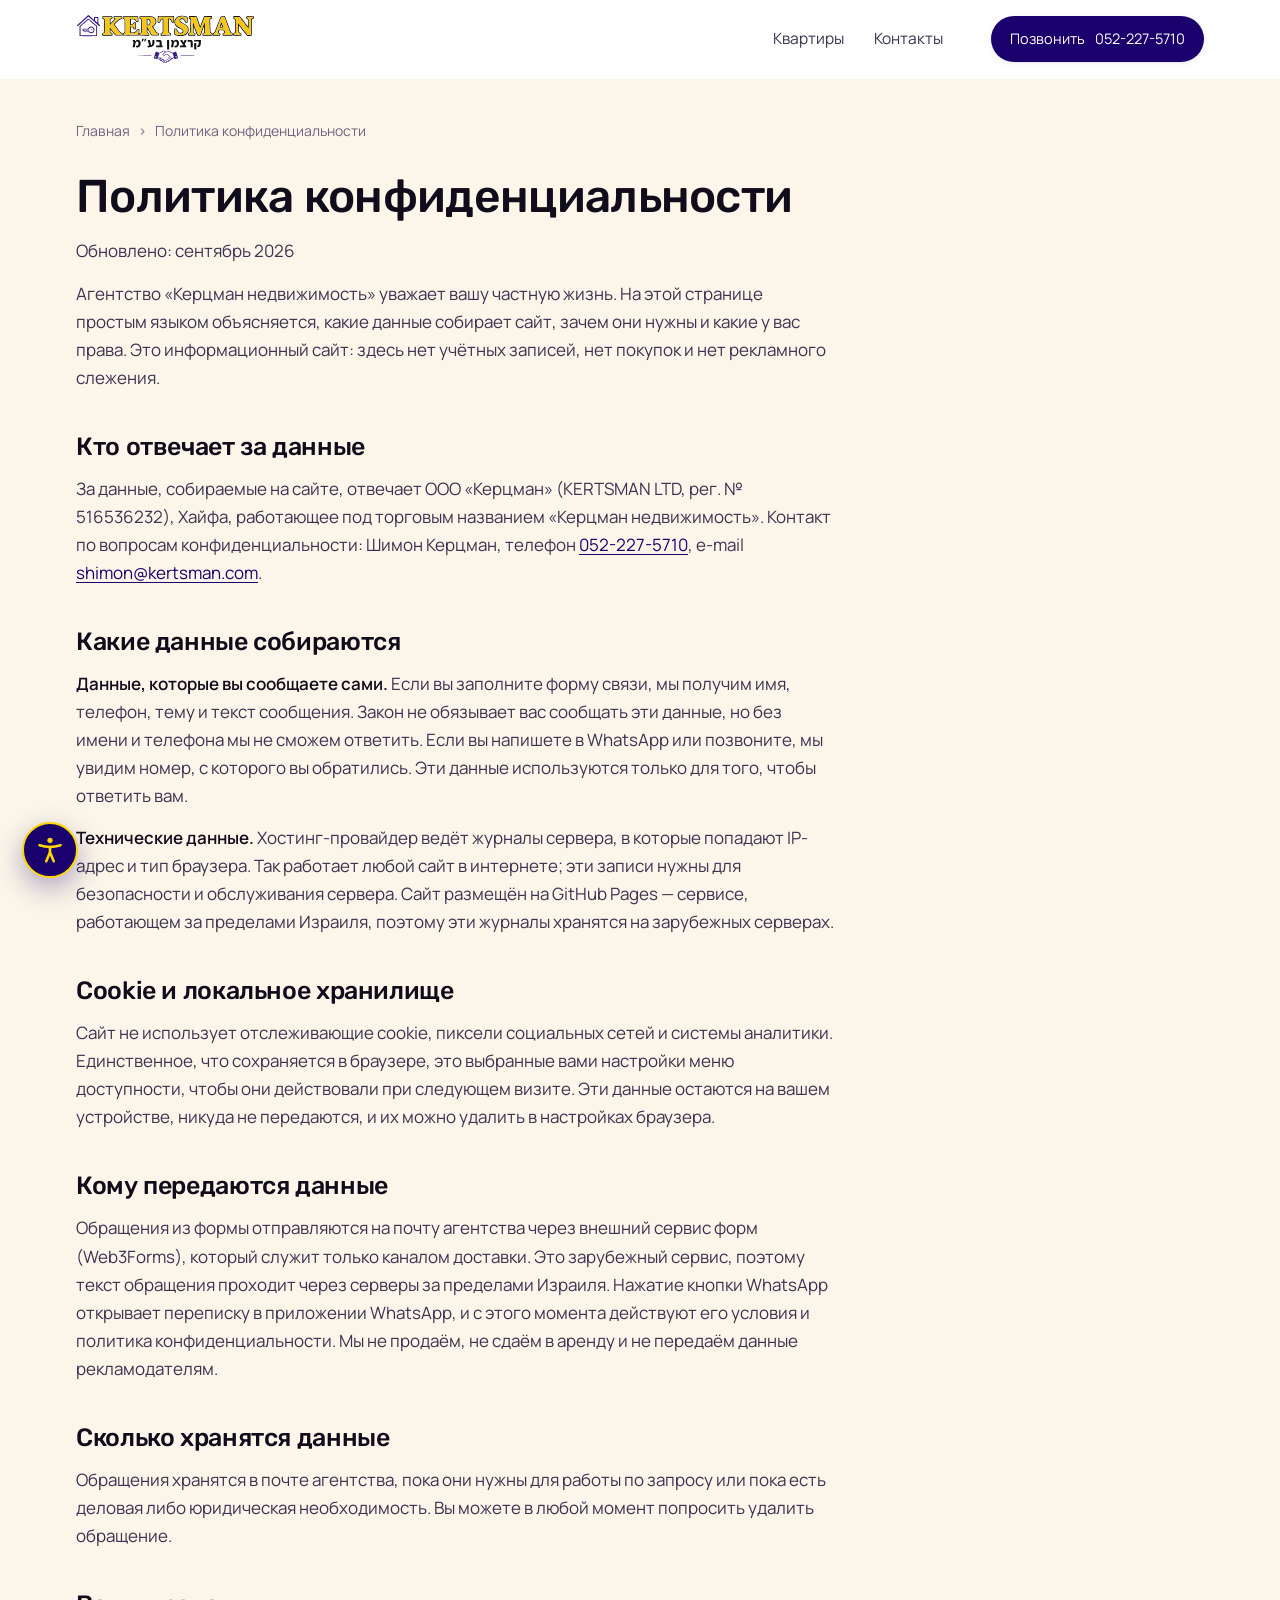
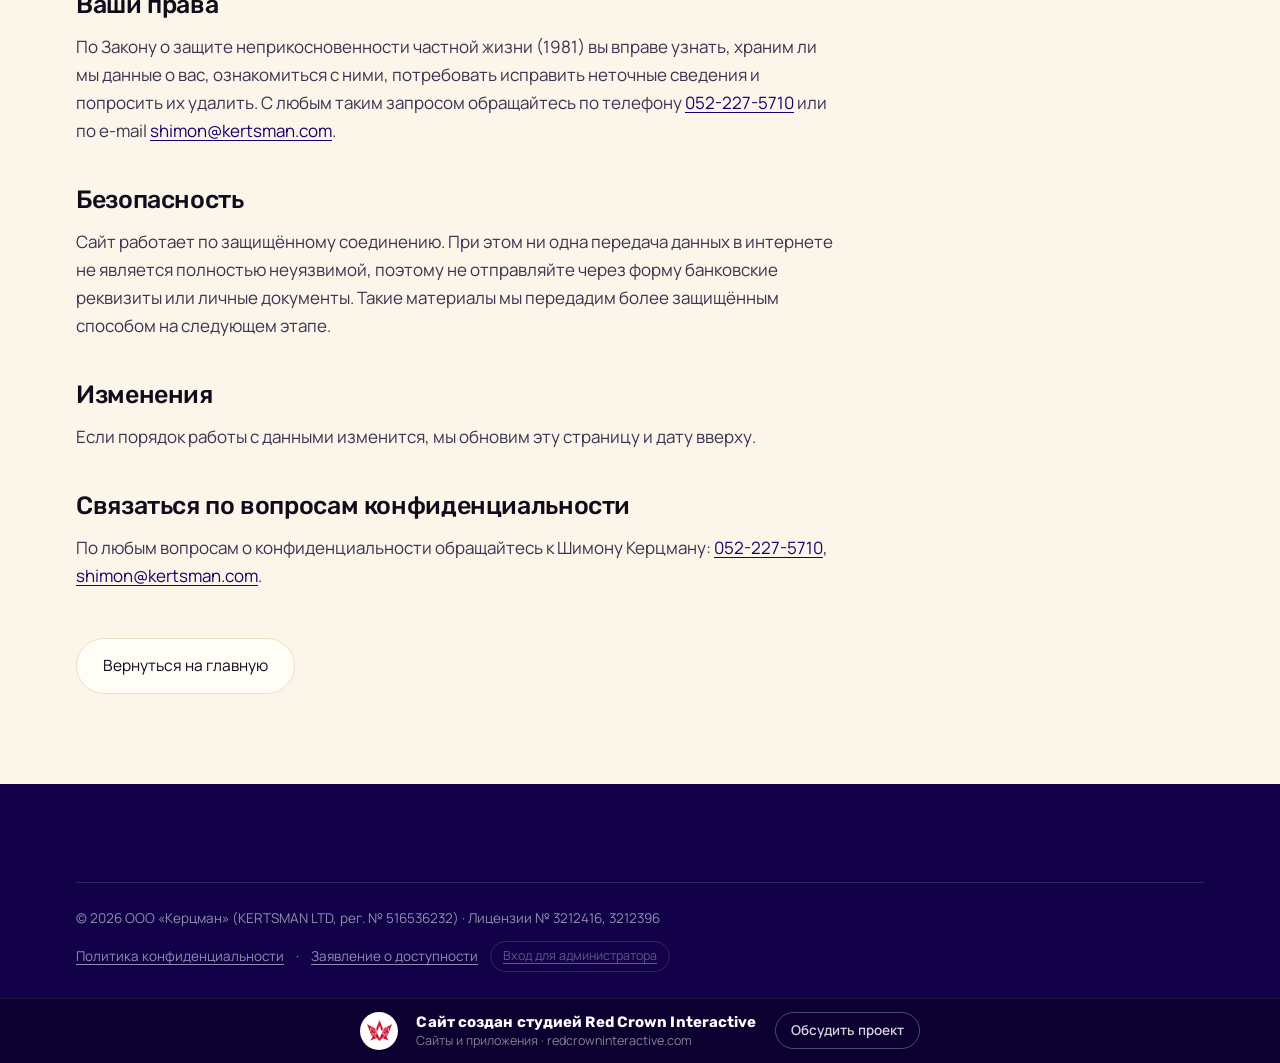
<file: ru/legal/privacy/index.html>
<!DOCTYPE html>
<html lang="ru" dir="ltr" data-base="../../../">
<head>
<meta charset="UTF-8">
<meta name="viewport" content="width=device-width, initial-scale=1, viewport-fit=cover">
<meta name="color-scheme" content="light">
<meta name="theme-color" content="#1A006D">
<title>Политика конфиденциальности | Керцман недвижимость</title>
<meta name="description" content="Политика конфиденциальности «Керцман недвижимость»: какие данные собираются и какие у вас права.">
<link rel="canonical" href="https://www.kertsman.com/ru/legal/privacy/">
<meta name="robots" content="index, follow">
<link rel="icon" href="../../../assets/favicon.png" type="image/png">
<link rel="preload" href="../../../assets/fonts/rubik-500-cyrillic.woff2" as="font" type="font/woff2" crossorigin>
<link rel="preload" href="../../../assets/fonts/manrope-400-cyrillic.woff2" as="font" type="font/woff2" crossorigin>
<link rel="stylesheet" href="../../../assets/kertsman.css?v=20260924c">
</head>
<body>
<a class="skip" href="#main">Перейти к основному содержанию</a>

<header class="topbar">
  <div class="wrap">
    <a class="brand" href="../../../ru/" aria-label="Керцман недвижимость">
      <img class="brand-logo" src="../../../assets/logo.svg" alt="Керцман недвижимость" width="574" height="160">
    </a>
    <nav class="nav nav-slim" aria-label="Основная навигация">
      <a href="../../../ru/#properties">Квартиры</a>
      <a href="../../../ru/#contact">Контакты</a>
    </nav>
    <div class="top-actions">
      <a class="btn btn-primary btn-sm" data-link="tel" href="#">Позвонить <span data-cfg="phone"></span></a>
    </div>
  </div>
</header>

<main id="main" class="legal-page">
  <div class="wrap">
    <nav class="crumbs" aria-label="Хлебные крошки">
      <a href="../../../ru/">Главная</a>
      <span aria-hidden="true">›</span>
      <span>Политика конфиденциальности</span>
    </nav>
    <article class="legal">
      <h1>Политика конфиденциальности</h1>
      <p class="legal-date">Обновлено: сентябрь 2026</p>

      <p>
        Агентство «Керцман недвижимость» уважает вашу частную жизнь. На этой странице простым
        языком объясняется, какие данные собирает сайт, зачем они нужны и какие у вас права.
        Это информационный сайт: здесь нет учётных записей, нет покупок и нет рекламного слежения.
      </p>

      <h2>Кто отвечает за данные</h2>
      <p>
        За данные, собираемые на сайте, отвечает ООО «Керцман» (KERTSMAN LTD, рег. № <bdi>516536232</bdi>),
        Хайфа, работающее под торговым названием «Керцман недвижимость». Контакт по вопросам
        конфиденциальности: Шимон Керцман, телефон <a data-link="tel" href="tel:+972522275710"><span data-cfg="phone">052-227-5710</span></a>, e-mail <a href="mailto:shimon@kertsman.com"><bdi>shimon@kertsman.com</bdi></a>.
      </p>

      <h2>Какие данные собираются</h2>
      <p>
        <strong>Данные, которые вы сообщаете сами.</strong> Если вы заполните форму связи, мы получим
        имя, телефон, тему и текст сообщения. Закон не обязывает вас сообщать эти данные, но без имени и
        телефона мы не сможем ответить. Если вы напишете в WhatsApp или позвоните, мы увидим
        номер, с которого вы обратились. Эти данные используются только для того, чтобы ответить вам.
      </p>
      <p>
        <strong>Технические данные.</strong> Хостинг-провайдер ведёт журналы сервера, в которые попадают
        IP-адрес и тип браузера. Так работает любой сайт в интернете; эти записи нужны для безопасности
        и обслуживания сервера. Сайт размещён на GitHub Pages — сервисе, работающем за пределами
        Израиля, поэтому эти журналы хранятся на зарубежных серверах.
      </p>

      <h2>Cookie и локальное хранилище</h2>
      <p>
        Сайт не использует отслеживающие cookie, пиксели социальных сетей и системы аналитики.
        Единственное, что сохраняется в браузере, это выбранные вами настройки меню доступности,
        чтобы они действовали при следующем визите. Эти данные остаются на вашем устройстве,
        никуда не передаются, и их можно удалить в настройках браузера.
      </p>

      <h2>Кому передаются данные</h2>
      <p>
        Обращения из формы отправляются на почту агентства через внешний сервис форм (Web3Forms),
        который служит только каналом доставки. Это зарубежный сервис, поэтому текст обращения
        проходит через серверы за пределами Израиля. Нажатие кнопки WhatsApp открывает переписку в
        приложении WhatsApp, и с этого момента действуют его условия и политика конфиденциальности.
        Мы не продаём, не сдаём в аренду и не передаём данные рекламодателям.
      </p>

      <h2>Сколько хранятся данные</h2>
      <p>
        Обращения хранятся в почте агентства, пока они нужны для работы по запросу или пока есть
        деловая либо юридическая необходимость. Вы можете в любой момент попросить удалить обращение.
      </p>

      <h2>Ваши права</h2>
      <p>
        По Закону о защите неприкосновенности частной жизни (1981) вы вправе узнать, храним ли мы
        данные о вас, ознакомиться с ними, потребовать исправить неточные сведения и попросить их
        удалить. С любым таким запросом обращайтесь по телефону <a data-link="tel" href="tel:+972522275710"><span data-cfg="phone">052-227-5710</span></a> или по e-mail <a href="mailto:shimon@kertsman.com"><bdi>shimon@kertsman.com</bdi></a>.
      </p>

      <h2>Безопасность</h2>
      <p>
        Сайт работает по защищённому соединению. При этом ни одна передача данных в интернете не
        является полностью неуязвимой, поэтому не отправляйте через форму банковские реквизиты или
        личные документы. Такие материалы мы передадим более защищённым способом на следующем этапе.
      </p>

      <h2>Изменения</h2>
      <p>
        Если порядок работы с данными изменится, мы обновим эту страницу и дату вверху.
      </p>

      <h2>Связаться по вопросам конфиденциальности</h2>
      <p>
        По любым вопросам о конфиденциальности обращайтесь к Шимону Керцману: <a data-link="tel" href="tel:+972522275710"><span data-cfg="phone">052-227-5710</span></a>, <a href="mailto:shimon@kertsman.com"><bdi>shimon@kertsman.com</bdi></a>.
      </p>
    </article>
    <p class="prop-back"><a class="btn btn-ghost" href="../../../ru/">Вернуться на главную</a></p>
  </div>
</main>

<footer class="foot">
  <div class="wrap">
    <div class="foot-bottom">
      <span>© <span id="year">2026</span> ООО «Керцман» (KERTSMAN LTD, рег. № <bdi>516536232</bdi>) · Лицензии № <bdi>3212416</bdi>, <bdi>3212396</bdi></span>
      <span class="foot-links"><a href="../../../ru/legal/privacy/">Политика конфиденциальности</a> · <a href="../../../ru/legal/accessibility/">Заявление о доступности</a>
        <a class="foot-admin" href="../../../admin/" rel="nofollow">Вход для администратора</a></span>
    </div>
  </div>
</footer>

<a class="credit-bar" href="https://redcrowninteractive.com" target="_blank" rel="noopener">
  <span class="credit-mark"><img src="../../../assets/img/redcrown.png" alt="Red Crown Interactive" width="128" height="128" loading="lazy"></span>
  <span class="credit-text">
    <b>Сайт создан студией <bdi>Red Crown Interactive</bdi></b>
    <span>Сайты и приложения · <bdi>redcrowninteractive.com</bdi></span>
  </span>
  <span class="credit-cta" aria-hidden="true">Обсудить проект</span>
</a>


<script>
  /* קובץ הדירות נטען עם חותמת זמן, כדי שאחרי עדכון במסך הניהול
     הדפדפן יציג מיד את הרשימה החדשה ולא עותק מהמטמון.
     The listing file is loaded with a timestamp so an update made in the
     admin screen shows up at once instead of a cached copy. */
  document.write('<script src="../../../data/listings.js?t=' + Date.now() + '"><\/script>');
</script>
<script src="../../../assets/legal.js?v=20260924c" defer></script>
<script src="../../../assets/a11y.js?v=20260924c" defer></script>
</body>
</html>
</file>
<file: assets/kertsman.css>
@import url('fonts.css');

/* ============================================================
   קרצמן נדל"ן — עיצוב האתר / Kertsman Real Estate — site styles
   Palette taken from the office logo: deep violet, gold, black.
   Direction agnostic: Hebrew RTL and Russian LTR share this file.
   ============================================================ */

:root {
  color-scheme: light;

  /* רקעים בגוון שמנת חם, שמבדיל בין השכבות ומתחבר לזהב שבלוגו
     Warm cream backgrounds, which separate the layers and sit with the
     gold in the logo. */
  --paper: #fbf6e9;
  --surface: #fffdf6;
  --sand: #f5ecd6;
  --sand-deep: #e9dcbc;
  --line: #ece0c6;
  --line-soft: #f4ecda;

  --ink: #100c1c;
  --ink-2: #3a3450;
  --muted: #6b6580;

  --brand: #1a006d;          /* הסגול מהלוגו / the violet from the logo */
  --brand-soft: #2d1094;
  --brand-deep: #120049;
  --brand-wash: #eeeaf8;

  --gold: #fed700;           /* הזהב מהלוגו / the gold from the logo */
  --gold-soft: #ffe873;
  --gold-deep: #8a6a00;      /* גרסה קריאה לטקסט / readable on white */
  --gold-wash: #fff8d6;

  --ok: #1f7a4d;
  --warn: #8a6a00;

  /* Rubik לכותרות, Assistant לגוף הטקסט. שניהם עם כיסוי עברי מלא.
     Rubik for headings, Assistant for body text, both with full Hebrew coverage. */
  --display: 'Rubik', 'Segoe UI', system-ui, -apple-system, Arial, sans-serif;
  --sans: 'Assistant', 'Manrope', 'Segoe UI', system-ui, -apple-system, Arial, sans-serif;

  --r-sm: 8px;
  --r-md: 14px;
  --r-lg: 22px;
  --r-pill: 999px;

  --shadow-sm: 0 1px 2px rgba(26, 0, 109, .06), 0 2px 8px rgba(26, 0, 109, .05);
  --shadow-md: 0 10px 30px rgba(26, 0, 109, .10), 0 2px 8px rgba(26, 0, 109, .05);
  --shadow-lg: 0 30px 70px rgba(26, 0, 109, .20), 0 6px 18px rgba(26, 0, 109, .10);

  --gutter: clamp(18px, 4.5vw, 56px);
  --maxw: 1240px;
  --section-y: clamp(26px, 2.8vw, 40px);   /* מרווח אחיד בין כל המקטעים / one rhythm for every band */
}

html[lang='ru'] {
  /* Assistant אין לו קירילית, ולכן הרוסית משתמשת ב-Manrope לגוף הטקסט.
     Assistant has no Cyrillic, so the Russian page sets its body text in Manrope. */
  --sans: 'Manrope', 'Segoe UI', system-ui, -apple-system, Arial, sans-serif;
}

* { box-sizing: border-box; }

html { scroll-behavior: smooth; scroll-padding-top: 96px; }
@media (prefers-reduced-motion: reduce) { html { scroll-behavior: auto; } }

body {
  margin: 0;
  background: var(--paper);
  color: var(--ink);
  font-family: var(--sans);
  font-size: 1.0625rem;
  line-height: 1.65;
  -webkit-font-smoothing: antialiased;
  overflow-x: hidden;
}

body.is-locked { overflow: hidden; }

h1, h2, h3, h4 {
  font-family: var(--display);
  font-weight: 500;
  line-height: 1.16;
  margin: 0;
  letter-spacing: -0.015em;
}

p { margin: 0; }
/* height:auto lets the CSS aspect-ratio win over the width/height attributes
   on the markup (the attributes stay, so the browser still reserves space). */
img, svg { max-width: 100%; height: auto; display: block; }
a { color: inherit; text-decoration: none; }
button, input, select, textarea { font: inherit; color: inherit; }

::selection { background: var(--gold); color: var(--ink); }

:focus-visible { outline: 2px solid var(--brand); outline-offset: 3px; border-radius: 4px; }

.wrap { width: 100%; max-width: var(--maxw); margin-inline: auto; padding-inline: var(--gutter); }

.skip {
  position: absolute;
  inset-inline-start: 0;
  top: 0;
  transform: translateY(-120%);
  background: var(--brand);
  color: #fff;
  padding: 12px 20px;
  z-index: 200;
  border-radius: 0 0 var(--r-sm) var(--r-sm);
}
.skip:focus { transform: none; }

/* ---------- shared bits ---------- */

.eyebrow {
  font-family: var(--sans);
  font-size: 0.78125rem;
  font-weight: 500;
  letter-spacing: .18em;
  text-transform: uppercase;
  color: var(--gold-deep);
  display: flex;
  align-items: center;
  gap: 10px;
  margin-block-end: 18px;
}
.eyebrow::before { content: ''; width: 28px; height: 2px; background: var(--gold); flex: none; }

/* הכותרת מקבלת את מלוא רוחב העמוד ולכן אינה נשברת לשתי שורות במסך רחב;
   פסקת המשנה נשארת ברוחב קריא.
   The heading gets the full content width, so it does not break onto a second
   line on a wide screen, while the paragraph under it keeps a readable measure. */
.section-head { margin-block-end: clamp(32px, 5vw, 56px); }
.section-head h2 { font-size: clamp(1.875rem, 4.6vw, 3.125rem); text-wrap: balance; }
.section-head p { margin-block-start: 18px; color: var(--ink-2); font-size: clamp(1rem, 1.6vw, 1.15625rem); max-width: 62ch; }

.btn {
  display: inline-flex;
  align-items: center;
  justify-content: center;
  gap: 10px;
  padding: 14px 26px;
  border-radius: var(--r-pill);
  border: 1px solid transparent;
  font-size: 0.96875rem;
  font-weight: 500;
  cursor: pointer;
  background: none;
  transition: background-color .22s ease, color .22s ease, border-color .22s ease, transform .22s ease, box-shadow .22s ease;
}
.btn:hover { transform: translateY(-1px); }
.btn:active { transform: translateY(0); }

.btn-primary { background: var(--brand); color: #fff; box-shadow: var(--shadow-sm); }
.btn-primary:hover { background: var(--brand-soft); box-shadow: var(--shadow-md); }

.btn-gold { background: var(--gold); color: #1a1500; font-weight: 700; }
.btn-gold:hover { background: var(--gold-soft); }

.btn-ghost { border-color: var(--line); color: var(--ink); background: var(--surface); }
.btn-ghost:hover { border-color: var(--brand); color: var(--brand); }

.btn-wa { background: #ffffff; border-color: var(--line); color: var(--ink); }
.btn-wa:hover { border-color: #25d366; color: #14713a; }
.btn-wa svg { width: 18px; height: 18px; flex: none; }

.btn-sm { padding: 10px 18px; font-size: 0.90625rem; }

/* כל אייקון בתוך כפתור נשאר בגודל קבוע. בלי זה ה-SVG נמתח לכל רוחב הכפתור.
   Every icon inside a button keeps a fixed size; without this the SVG
   stretches to fill the button. */
.btn svg { width: 18px; height: 18px; flex: none; }

.tag {
  display: inline-flex;
  align-items: center;
  gap: 6px;
  padding: 5px 12px;
  border-radius: var(--r-pill);
  font-size: 0.78125rem;
  font-weight: 500;
  background: var(--sand);
  color: var(--ink-2);
}
.tag-exclusive { background: var(--brand); color: #fff; }
.tag-fresh { background: var(--gold); color: #1a1500; font-weight: 700; }
.tag-offer { background: var(--gold-wash); color: var(--warn); }
.tag-sold { background: #eceaf2; color: var(--muted); }

/* ---------- header ---------- */

/* הסרגל אטום ובצבע רקע הלוגו, כדי שהלוגו לא ייראה כריבוע לבן על רקע שמנת
   The bar is opaque and in the logo's own background colour, so the logo does
   not read as a white square against the cream page. */
.topbar {
  position: sticky;
  top: 0;
  z-index: 60;
  background: #ffffff;
  border-block-end: 1px solid transparent;
  transition: border-color .3s ease, box-shadow .3s ease;
}
.topbar.is-stuck { border-block-end-color: var(--line); box-shadow: 0 6px 22px rgba(26, 0, 109, .06); }

.topbar .wrap { display: flex; align-items: center; gap: clamp(14px, 3vw, 34px); min-height: 78px; }

.brand { display: flex; align-items: center; gap: 12px; flex: none; }
/* הלוגו הוא קובץ אחד: assets/logo.png / the logo is one file: assets/logo.png */
.brand-logo { height: 50px; width: auto; display: block; }
@media (max-width: 600px) { .brand-logo { height: 40px; } }

.nav { display: flex; align-items: center; gap: 4px; margin-inline-start: auto; }
.nav a {
  padding: 10px 14px;
  border-radius: var(--r-sm);
  font-size: 0.96875rem;
  color: var(--ink-2);
  transition: color .2s ease, background-color .2s ease;
}
.nav a:hover { color: var(--brand); background: var(--brand-wash); }

.top-actions { display: flex; align-items: center; gap: 10px; flex: none; }

.lang {
  display: flex;
  align-items: center;
  border: 1px solid var(--line);
  border-radius: var(--r-pill);
  overflow: hidden;
  background: var(--surface);
}
.lang a { padding: 7px 13px; font-size: 0.8125rem; font-weight: 500; color: var(--muted); letter-spacing: .04em; }
.lang a[aria-current='true'] { background: var(--brand); color: #fff; }

.burger {
  display: none;
  width: 44px;
  height: 44px;
  border: 1px solid var(--line);
  border-radius: var(--r-sm);
  background: var(--surface);
  cursor: pointer;
  padding: 0;
  place-items: center;
}
.burger span { display: block; width: 18px; height: 1.5px; background: var(--ink); margin: 3.5px auto; transition: transform .25s ease, opacity .25s ease; }
.nav-open .burger span:nth-child(1) { transform: translateY(5px) rotate(45deg); }
.nav-open .burger span:nth-child(2) { opacity: 0; }
.nav-open .burger span:nth-child(3) { transform: translateY(-5px) rotate(-45deg); }

@media (max-width: 960px) {
  .burger { display: grid; margin-inline-start: auto; }
  .nav {
    position: fixed;
    inset: 78px 0 auto 0;
    flex-direction: column;
    align-items: stretch;
    gap: 0;
    background: var(--surface);
    border-block-end: 1px solid var(--line);
    padding: 12px var(--gutter) 22px;
    box-shadow: var(--shadow-md);
    transform: translateY(-14px);
    opacity: 0;
    pointer-events: none;
    transition: opacity .22s ease, transform .22s ease;
  }
  .nav-open .nav { opacity: 1; transform: none; pointer-events: auto; }
  .nav a { padding: 14px 4px; border-block-end: 1px solid var(--line-soft); font-size: 1.0625rem; }
  .top-actions .btn-primary { display: none; }
}

/* ---------- hero (full-bleed Haifa photo) ---------- */

.hero { position: relative; isolation: isolate; color: #fff; }
.hero-photo { position: absolute; inset: 0; z-index: -2; overflow: hidden; }
.hero-photo img { width: 100%; height: 100%; object-fit: cover; object-position: 50% 82%; }
/* הצללה מכוונת: כהה מתחת לטקסט, שקופה מעל הנוף עצמו
   A directional scrim: dark under the text, clear over the bay itself. */
.hero::after {
  content: '';
  position: absolute;
  inset: 0;
  z-index: -1;
  background:
    linear-gradient(to left, rgba(18, 0, 73, .86) 0%, rgba(18, 0, 73, .62) 38%, rgba(18, 0, 73, .22) 72%, rgba(18, 0, 73, .12) 100%),
    linear-gradient(to bottom, rgba(18, 0, 73, .34) 0%, rgba(18, 0, 73, 0) 34%, rgba(18, 0, 73, .42) 100%);
}
html[dir='ltr'] .hero::after {
  background:
    linear-gradient(to right, rgba(18, 0, 73, .86) 0%, rgba(18, 0, 73, .62) 38%, rgba(18, 0, 73, .22) 72%, rgba(18, 0, 73, .12) 100%),
    linear-gradient(to bottom, rgba(18, 0, 73, .34) 0%, rgba(18, 0, 73, 0) 34%, rgba(18, 0, 73, .42) 100%);
}
/* על מסך צר הטקסט יושב מעל כל הרוחב, ולכן ההצללה אחידה
   On a narrow screen the text sits over the whole width, so the scrim evens out. */
@media (max-width: 760px) {
  .hero::after, html[dir='ltr'] .hero::after {
    background: linear-gradient(to bottom, rgba(18, 0, 73, .72) 0%, rgba(18, 0, 73, .58) 45%, rgba(18, 0, 73, .84) 100%);
  }
}

.hero-inner { padding-block: clamp(72px, 12vw, 148px); max-width: var(--maxw); }
.hero-copy { max-width: min(700px, 100%); }
.hero .eyebrow { color: var(--gold); text-shadow: 0 1px 3px rgba(8, 0, 34, .75); }
.hero .eyebrow::before { background: var(--gold); }

/* סמל בית בזהב לצד הכותרת, שמוסיף חמימות ומשפחתיות
   A gold house mark beside the headline, for warmth and a family feel. */
.hero-title { display: flex; align-items: center; gap: clamp(14px, 2vw, 24px); }
.hero-title h1 { flex: 1 1 auto; }
@media (max-width: 480px) { .hero-title { align-items: flex-start; } }
.hero-mark {
  width: clamp(54px, 7vw, 88px);
  height: auto;
  flex: none;
  filter: drop-shadow(0 6px 20px rgba(254, 215, 0, .35));
  animation: markIn 1s cubic-bezier(.2, .7, .3, 1) .1s both;
}
@keyframes markIn {
  from { opacity: 0; transform: translateY(10px) scale(.86); }
  to { opacity: 1; transform: none; }
}
.hero-mark { pointer-events: all; }
.hero-mark:hover {
  animation: houseHop 1.1s cubic-bezier(.3, .8, .4, 1) infinite;
  filter: drop-shadow(0 10px 26px rgba(254, 215, 0, .6));
}
@keyframes houseHop {
  0%, 100% { transform: translateY(0) rotate(0deg); }
  28% { transform: translateY(-9px) rotate(-4deg); }
  56% { transform: translateY(0) rotate(3deg); }
  78% { transform: translateY(-3px) rotate(-1deg); }
}
@media (prefers-reduced-motion: reduce) {
  .hero-mark { animation: none; }
  .hero-mark:hover { animation: none; }
}
@media (max-width: 520px) { .hero-title { gap: 12px; } }

/* צל טקסט בשתי שכבות: אחת צמודה שמפרידה את האות מהתמונה, ואחת רחבה
   שמכהה את הרקע סביבה. כך הכיתוב נקרא גם מעל שמיים בהירים.
   A two-layer text shadow: a tight one that separates the letter from the
   photo, and a wide one that darkens the area around it, so the copy stays
   readable even over a bright sky. */
.hero h1 { font-size: clamp(2.375rem, 6.2vw, 4.5rem); line-height: 1.06; letter-spacing: -0.02em; color: #fff; text-shadow: 0 1px 3px rgba(8, 0, 34, .62), 0 4px 28px rgba(8, 0, 34, .7); }
.hero h1 em { font-style: normal; color: var(--gold); }
.hero-lede { max-width: 44ch; margin-block-start: 22px; font-size: clamp(1.0625rem, 1.8vw, 1.28125rem); color: #fff; text-shadow: 0 1px 2px rgba(8, 0, 34, .7), 0 2px 16px rgba(8, 0, 34, .68); }
.hero-sign {
  margin-block-start: 18px;
  font-family: var(--display);
  font-size: 1.1875rem;
  color: var(--gold-soft);
  text-shadow: 0 1px 3px rgba(8, 0, 34, .78), 0 2px 16px rgba(8, 0, 34, .7);
}
.hero-cta { display: flex; flex-wrap: wrap; gap: 12px; margin-block-start: 30px; }
.hero-cta .btn-ghost { background: rgba(255, 255, 255, .1); border-color: rgba(255, 255, 255, .45); color: #fff; }
.hero-cta .btn-ghost:hover { background: rgba(255, 255, 255, .2); border-color: #fff; color: #fff; }

.hero-trust {
  display: flex;
  flex-wrap: wrap;
  gap: 10px 26px;
  margin-block-start: 34px;
  padding-block-start: 24px;
  border-block-start: 1px solid rgba(255, 255, 255, .25);
  color: rgba(255, 255, 255, .92);
  text-shadow: 0 1px 3px rgba(8, 0, 34, .72);
  font-size: 0.90625rem;
}
.hero-trust span { display: flex; align-items: center; gap: 8px; }
.hero-trust svg { width: 16px; height: 16px; color: var(--gold); flex: none; }

/* ---------- personal promises ---------- */

.promises {
  display: grid;
  grid-template-columns: repeat(auto-fit, minmax(230px, 1fr));
  gap: 1px;
  background: var(--line);
  border-block-end: 1px solid var(--line);
  background-color: var(--surface);
}
.promise { background: var(--surface); padding: clamp(26px, 3.4vw, 40px) clamp(18px, 2.4vw, 30px); }
.promise-icon {
  width: 54px;
  height: 54px;
  border-radius: 17px;
  background: linear-gradient(145deg, var(--brand-soft), var(--brand));
  display: grid;
  place-items: center;
  margin-block-end: 16px;
  box-shadow: 0 6px 18px rgba(26, 0, 109, .18);
  transition: transform .35s cubic-bezier(.2, .7, .3, 1), box-shadow .35s ease;
}
.promise-icon svg { width: 28px; height: 28px; color: var(--gold); }
.promise:hover .promise-icon { box-shadow: 0 10px 26px rgba(254, 215, 0, .4); }
.promise b { display: block; font-family: var(--display); font-size: 1.25rem; font-weight: 700; margin-block-end: 8px; }
.promise span { color: var(--ink-2); font-size: 0.96875rem; }

/* ---------- sections ---------- */

.section { padding-block: var(--section-y); }
.section-alt { background: var(--surface); border-block: 1px solid var(--line-soft); }

/* min() שומר שהעמודה לא תדרוש 320px במסך של 320px, מה שגרם לגלילה אופקית
   min() keeps a column from demanding 320px on a 320px screen, which used to
   push the page sideways */
.grid { display: grid; grid-template-columns: repeat(auto-fill, minmax(min(320px, 100%), 1fr)); gap: clamp(20px, 2.6vw, 32px); }

.card {
  background: var(--surface);
  border: 1px solid var(--line-soft);
  border-radius: var(--r-lg);
  overflow: hidden;
  display: flex;
  flex-direction: column;
  box-shadow: var(--shadow-sm);
  transition: transform .3s cubic-bezier(.2, .7, .3, 1), box-shadow .3s ease, border-color .3s ease;
}
.card:hover { transform: translateY(-5px); box-shadow: var(--shadow-md); border-color: var(--line); }
.card.is-sold { opacity: .82; }

.card-media { position: relative; aspect-ratio: 4 / 3; background: var(--sand); overflow: hidden; }
.card-media img { width: 100%; height: 100%; object-fit: cover; transition: transform .6s cubic-bezier(.2, .7, .3, 1); }
.card:hover .card-media img { transform: scale(1.045); }

.card-tags { position: absolute; inset-block-start: 14px; inset-inline-start: 14px; display: flex; flex-wrap: wrap; gap: 6px; }

.card-body { padding: 22px 24px 24px; display: flex; flex-direction: column; flex: 1; gap: 14px; }
.card-price { display: flex; align-items: baseline; justify-content: space-between; gap: 12px; flex-wrap: wrap; }
.card-price strong { font-family: var(--display); font-size: 1.6875rem; font-weight: 700; line-height: 1; }
.card-deal { font-size: 0.8125rem; color: var(--gold-deep); letter-spacing: .1em; text-transform: uppercase; font-weight: 500; }

.card h3 { font-size: 1.28125rem; line-height: 1.3; }
.card-where { font-size: 0.90625rem; color: var(--muted); display: flex; align-items: center; gap: 7px; }
.card-where svg { width: 15px; height: 15px; flex: none; color: var(--brand); }

.specs {
  display: flex;
  flex-wrap: wrap;
  gap: 8px 18px;
  padding-block-start: 14px;
  border-block-start: 1px solid var(--line-soft);
  margin-block-start: auto;
  font-size: 0.90625rem;
  color: var(--ink-2);
}
.specs span { display: flex; align-items: center; gap: 7px; }
.specs svg { width: 16px; height: 16px; color: var(--muted); flex: none; }

.card-actions { display: flex; gap: 10px; }
.card-actions .btn { flex: 1; }

.empty {
  grid-column: 1 / -1;
  text-align: center;
  padding: clamp(40px, 7vw, 80px) 20px;
  border: 1px dashed var(--line);
  border-radius: var(--r-lg);
  color: var(--muted);
  background: var(--surface);
}
.empty strong { display: block; font-family: var(--display); font-size: 1.375rem; color: var(--ink); margin-block-end: 10px; }

/* ---------- property dialog ---------- */

dialog.sheet {
  width: min(1060px, calc(100vw - 32px));
  max-height: min(92vh, 980px);
  padding: 0;
  border: 0;
  border-radius: var(--r-lg);
  background: var(--surface);
  box-shadow: var(--shadow-lg);
  color: var(--ink);
  overflow: hidden;
}
dialog.sheet::backdrop { background: rgba(18, 0, 73, .6); backdrop-filter: blur(3px); }
.sheet-scroll { max-height: min(92vh, 980px); overflow-y: auto; overscroll-behavior: contain; }

.sheet-close {
  position: absolute;
  inset-block-start: 16px;
  inset-inline-end: 16px;
  z-index: 3;
  width: 42px;
  height: 42px;
  border-radius: 50%;
  border: 0;
  background: rgba(255, 255, 255, .94);
  box-shadow: var(--shadow-sm);
  cursor: pointer;
  font-size: 1.25rem;
  line-height: 1;
}
.sheet-close:hover { background: #fff; }

.gallery { position: relative; background: var(--sand); }
.gallery-main { aspect-ratio: 16 / 9; max-height: 46vh; }
.gallery-main img { width: 100%; height: 100%; object-fit: cover; }
/* התמונות הקטנות ממורכזות מתחת לתמונה הגדולה, ונשברות לשורה נוספת כשיש
   הרבה, כדי ששום תמונה לא תיחתך.
   The thumbnails are centred under the photo and wrap onto another row
   when there are many, so none of them gets cut off. */
.thumbs {
  display: flex;
  flex-wrap: wrap;
  justify-content: center;
  gap: 10px;
  padding: 12px;
  background: var(--surface);
}
.thumbs button {
  width: 88px;
  aspect-ratio: 4 / 3;
  border-radius: var(--r-sm);
  border: 2px solid transparent;
  overflow: hidden;
  padding: 0;
  cursor: pointer;
  background: var(--sand);
}
.thumbs button[aria-current='true'] { border-color: var(--brand); }
.thumbs img { width: 100%; height: 100%; object-fit: cover; }

.sheet-body { padding: clamp(22px, 3.4vw, 40px); display: grid; grid-template-columns: 1.6fr 1fr; gap: clamp(24px, 3.4vw, 44px); }
.sheet-body h2 { font-size: clamp(1.5rem, 3.2vw, 2.25rem); margin-block: 12px 10px; }
.sheet-sub { margin-block-start: 30px; font-size: 1.3125rem; }
.sheet-tags { display: flex; flex-wrap: wrap; gap: 8px; }
.sheet-where { color: var(--muted); display: flex; align-items: center; gap: 8px; font-size: 0.96875rem; }
.sheet-where svg { width: 17px; height: 17px; color: var(--brand); flex: none; }
.sheet-desc { margin-block-start: 20px; color: var(--ink-2); font-size: 1.03125rem; }

.spec-grid {
  display: grid;
  grid-template-columns: repeat(auto-fit, minmax(118px, 1fr));
  gap: 1px;
  background: var(--line-soft);
  border: 1px solid var(--line-soft);
  border-radius: var(--r-md);
  overflow: hidden;
  margin-block-start: 26px;
}
.spec-grid div { background: var(--surface); padding: 16px 14px; text-align: center; }
.spec-grid dt { font-size: 0.78125rem; color: var(--muted); letter-spacing: .06em; }
.spec-grid dd { margin: 6px 0 0; font-family: var(--display); font-size: 1.3125rem; font-weight: 700; }

.feature-list { list-style: none; margin: 20px 0 0; padding: 0; display: grid; gap: 10px; }
.feature-list li { display: flex; align-items: flex-start; gap: 10px; color: var(--ink-2); font-size: 0.96875rem; }
.feature-list svg { width: 18px; height: 18px; color: var(--gold-deep); flex: none; margin-block-start: 3px; }

.agent-card {
  background: var(--brand);
  color: #fff;
  border-radius: var(--r-md);
  padding: 26px 24px;
  position: sticky;
  top: 16px;
  align-self: start;
}
.agent-card .price { font-family: var(--display); font-size: 2.125rem; font-weight: 700; line-height: 1; }
.agent-card hr { border: 0; border-block-start: 1px solid rgba(255, 255, 255, .2); margin: 22px 0; }
.agent-card .who { display: flex; align-items: center; gap: 12px; }
.agent-card .who-mark {
  width: 46px;
  height: 46px;
  border-radius: 50%;
  background: var(--gold);
  color: #1a1500;
  display: grid;
  place-items: center;
  font-family: var(--display);
  font-weight: 700;
  font-size: 1.125rem;
  flex: none;
}
.agent-card .who b { display: block; font-weight: 500; font-size: 1rem; }
.agent-card .who span { font-size: 0.8125rem; color: rgba(255, 255, 255, .72); }
.agent-card .stack { display: grid; gap: 10px; margin-block-start: 22px; }
.agent-card .btn-ghost { background: transparent; border-color: rgba(255, 255, 255, .34); color: #fff; }
.agent-card .btn-ghost:hover { border-color: #fff; color: #fff; background: rgba(255, 255, 255, .1); }

@media (max-width: 860px) {
  .sheet-body { grid-template-columns: 1fr; }
  .agent-card { position: static; }
}

/* ---------- sellers panel ---------- */

.publish {
  background: var(--brand);
  color: #fff;
  border-radius: clamp(18px, 2.6vw, 30px);
  padding: clamp(32px, 5vw, 68px);
  display: grid;
  grid-template-columns: 1.15fr .85fr;
  gap: clamp(28px, 4.4vw, 60px);
  align-items: center;
  position: relative;
  overflow: hidden;
}
.publish::before {
  content: '';
  position: absolute;
  inset-block-start: -200px;
  inset-inline-start: -140px;
  width: 480px;
  height: 480px;
  border-radius: 50%;
  background: radial-gradient(circle, rgba(254, 215, 0, .26), transparent 70%);
}
.publish > * { position: relative; }
.publish h2 { font-size: clamp(1.75rem, 4.2vw, 2.875rem); color: #fff; }
.publish .eyebrow { color: var(--gold); }
.publish .eyebrow::before { background: var(--gold); }
.publish p { color: rgba(255, 255, 255, .82); margin-block-start: 18px; font-size: 1.0625rem; }
.publish ul { list-style: none; padding: 0; margin: 26px 0 0; display: grid; gap: 12px; }
.publish li { display: flex; gap: 12px; align-items: flex-start; color: rgba(255, 255, 255, .92); }
.publish li svg { width: 20px; height: 20px; color: var(--gold); flex: none; margin-block-start: 2px; }

.publish-cta {
  background: rgba(255, 255, 255, .08);
  border: 1px solid rgba(255, 255, 255, .2);
  border-radius: var(--r-md);
  padding: clamp(24px, 3vw, 34px);
  text-align: center;
}
.publish-cta h3 { font-size: 1.5rem; color: #fff; }
.publish-cta p { font-size: 0.96875rem; margin-block-start: 12px; }
.publish-cta .stack { display: grid; gap: 10px; margin-block-start: 22px; }
.publish-cta .btn-ghost { background: transparent; border-color: rgba(255, 255, 255, .34); color: #fff; }
.publish-cta .btn-ghost:hover { border-color: #fff; background: rgba(255, 255, 255, .12); }

@media (max-width: 900px) { .publish { grid-template-columns: 1fr; } }

/* ---------- about ---------- */

.about-grid { display: grid; grid-template-columns: .85fr 1.15fr; gap: clamp(28px, 5vw, 70px); align-items: center; }
.portrait {
  position: relative;
  border-radius: var(--r-lg);
  overflow: hidden;
  background: linear-gradient(150deg, rgba(239, 236, 248, .9), rgba(222, 216, 240, .95)), url(img/p2-b.svg) center / cover no-repeat;
  aspect-ratio: 3 / 4;
  display: grid;
  place-items: center;
  box-shadow: var(--shadow-md);
}
.portrait-initials { font-family: var(--display); font-size: clamp(4rem, 9vw, 6.5rem); font-weight: 700; color: var(--brand); opacity: .4; }
.portrait img { position: absolute; inset: 0; width: 100%; height: 100%; object-fit: cover; }
.portrait-cap {
  position: absolute;
  inset-block-end: 0;
  inset-inline: 0;
  padding: 18px 22px;
  background: linear-gradient(to top, rgba(18, 0, 73, .84), transparent);
  color: #fff;
  font-size: 0.875rem;
}

.about-body p { color: var(--ink-2); font-size: 1.09375rem; margin-block-start: 18px; }
.about-body p:first-of-type { font-size: clamp(1.1875rem, 2.2vw, 1.4375rem); color: var(--ink); font-family: var(--display); line-height: 1.45; }
.signature {
  margin-block-start: 24px;
  font-family: var(--display);
  font-size: 1.3125rem;
  color: var(--brand);
}
.credentials { display: flex; flex-wrap: wrap; gap: 10px; margin-block-start: 26px; }

@media (max-width: 860px) {
  .about-grid { grid-template-columns: 1fr; }
  .portrait { aspect-ratio: 4 / 3; max-width: 420px; }
}

/* ---------- process + services ---------- */

.steps { display: grid; grid-template-columns: repeat(auto-fit, minmax(230px, 1fr)); gap: clamp(20px, 2.6vw, 30px); }
.step {
  background: var(--surface);
  border: 1px solid var(--line-soft);
  border-radius: var(--r-md);
  padding: 30px 26px;
  transition: border-color .25s ease, transform .25s ease;
}
.step:hover { border-color: var(--gold); transform: translateY(-3px); }
.step b { font-family: var(--display); font-size: 0.9375rem; color: var(--gold-deep); letter-spacing: .14em; display: block; margin-block-end: 16px; }
.step h3 { font-size: 1.25rem; margin-block-end: 10px; }
.step p { color: var(--ink-2); font-size: 0.96875rem; }

.services { display: grid; grid-template-columns: repeat(auto-fit, minmax(228px, 1fr)); gap: clamp(20px, 2.6vw, 30px); }
.service { padding: 32px 28px; border-radius: var(--r-md); background: var(--paper); border: 1px solid var(--line); }
.service-icon { width: 46px; height: 46px; border-radius: 12px; background: var(--brand-wash); display: grid; place-items: center; margin-block-end: 18px; }
.service-icon svg { width: 23px; height: 23px; color: var(--brand); }
.service h3 { font-size: 1.28125rem; margin-block-end: 10px; }
.service p { color: var(--ink-2); font-size: 0.96875rem; }

/* ---------- testimonials ---------- */

.quotes { display: grid; grid-template-columns: repeat(auto-fit, minmax(290px, 1fr)); gap: clamp(20px, 2.6vw, 30px); }
.quote {
  background: var(--surface);
  border: 1px solid var(--line-soft);
  border-radius: var(--r-md);
  padding: 32px 28px;
  display: flex;
  flex-direction: column;
  gap: 18px;
}
.quote-mark { font-family: var(--display); font-size: 3.375rem; line-height: .6; color: var(--gold); height: 26px; }
.quote p { color: var(--ink-2); font-size: 1.03125rem; flex: 1; }
.quote footer { display: flex; align-items: center; gap: 12px; border-block-start: 1px solid var(--line-soft); padding-block-start: 18px; }
.quote .avatar {
  width: 42px;
  height: 42px;
  border-radius: 50%;
  background: var(--brand-wash);
  color: var(--brand);
  display: grid;
  place-items: center;
  font-family: var(--display);
  font-weight: 700;
  flex: none;
}
.quote b { display: block; font-weight: 500; font-size: 0.96875rem; }
.quote span { font-size: 0.84375rem; color: var(--muted); }

/* ---------- faq ---------- */

.faq { max-width: 860px; }
.faq details { border-block-end: 1px solid var(--line); padding: 22px 0; }
.faq details[open] summary { color: var(--brand); }
.faq summary {
  cursor: pointer;
  list-style: none;
  font-family: var(--display);
  font-size: clamp(1.125rem, 2.2vw, 1.3125rem);
  display: flex;
  align-items: center;
  justify-content: space-between;
  gap: 18px;
}
.faq summary::-webkit-details-marker { display: none; }
.faq summary::after { content: '+'; font-family: var(--sans); font-size: 1.5rem; color: var(--gold-deep); flex: none; transition: transform .25s ease; }
.faq details[open] summary::after { transform: rotate(45deg); }
.faq p { margin-block-start: 14px; color: var(--ink-2); max-width: 72ch; }
.faq a { color: var(--brand); text-decoration: underline; text-underline-offset: 3px; }

/* ---------- contact ---------- */

.contact-grid { display: grid; grid-template-columns: 1fr 1fr; gap: clamp(28px, 4.4vw, 60px); }
.contact-list { list-style: none; padding: 0; margin: 30px 0 0; display: grid; gap: 20px; }
.contact-list li { display: flex; gap: 16px; align-items: flex-start; }
.contact-list .ci { width: 42px; height: 42px; border-radius: 12px; background: var(--brand-wash); display: grid; place-items: center; flex: none; }
.contact-list svg { width: 19px; height: 19px; color: var(--brand); }
.contact-list b { display: block; font-weight: 500; font-size: 0.8125rem; color: var(--muted); letter-spacing: .06em; text-transform: uppercase; }
.contact-list a, .contact-list p { font-size: 1.0625rem; color: var(--ink); }
.contact-list a:hover { color: var(--brand); text-decoration: underline; text-underline-offset: 3px; }

.form-card {
  background: var(--surface);
  color: var(--ink);
  border-radius: var(--r-md);
  padding: clamp(22px, 3vw, 34px);
  box-shadow: var(--shadow-md);
  border: 1px solid var(--line-soft);
  display: grid;
  gap: 16px;
}
.form-card h3 { font-size: 1.4375rem; }
.form-row { display: grid; gap: 7px; }
.form-row label { font-size: 0.8125rem; letter-spacing: .06em; color: var(--muted); font-weight: 500; }
.form-row input, .form-row select, .form-row textarea {
  border: 1px solid var(--line);
  border-radius: var(--r-sm);
  padding: 12px 14px;
  background: #fffaec;
  font-size: 1rem;
  width: 100%;
  transition: border-color .2s ease, background-color .2s ease;
}
.form-row textarea { min-height: 92px; resize: vertical; }
.form-row input:focus, .form-row select:focus, .form-row textarea:focus { outline: none; border-color: var(--brand); background: var(--surface); }
.form-two { display: grid; grid-template-columns: 1fr 1fr; gap: 14px; }
.form-note { font-size: 0.8125rem; color: var(--muted); }
.form-status { font-size: 0.90625rem; min-height: 1.2em; }
.form-status[data-state='ok'] { color: var(--ok); }
.form-status[data-state='err'] { color: #b0392f; }

@media (max-width: 860px) { .contact-grid { grid-template-columns: 1fr; } }
@media (max-width: 520px) { .form-two { grid-template-columns: 1fr; } }

/* ---------- footer ---------- */

.foot {
  /* המקטע שמעל כבר נותן את המרווח, ולכן אין כאן margin נוסף
     the section above already provides the gap, so no extra margin here */
  background: var(--brand-deep);
  color: rgba(255, 255, 255, .74);
  padding-block: clamp(34px, 3.6vw, 48px) 26px;
}
.foot-grid { display: grid; grid-template-columns: 1.4fr 1fr 1fr; gap: clamp(26px, 4vw, 56px); }
.foot .brand-logo { background: #fff; padding: 12px; border-radius: 12px; height: 58px; box-sizing: content-box; }
.foot p { margin-block-start: 18px; font-size: 0.9375rem; max-width: 42ch; }
.foot h4, .foot .foot-title { color: #fff; font-family: var(--sans); font-size: 0.8125rem; letter-spacing: .14em; text-transform: uppercase; font-weight: 500; margin-block-end: 16px; }
.foot ul { list-style: none; padding: 0; margin: 0; display: grid; gap: 10px; }
.foot a:hover { color: var(--gold); }
.foot-bottom {
  margin-block-start: clamp(34px, 5vw, 52px);
  padding-block-start: 24px;
  border-block-start: 1px solid rgba(255, 255, 255, .14);
  display: flex;
  flex-wrap: wrap;
  gap: 12px 24px;
  justify-content: space-between;
  font-size: 0.84375rem;
  color: rgba(255, 255, 255, .55);
}
@media (max-width: 760px) { .foot-grid { grid-template-columns: 1fr; } }

/* ---------- floating whatsapp ---------- */

.wa-float {
  position: fixed;
  inset-block-end: 22px;
  inset-inline-end: 22px;
  z-index: 55;
  width: 56px;
  height: 56px;
  border-radius: 50%;
  background: #25d366;
  color: #fff;
  display: grid;
  place-items: center;
  box-shadow: 0 10px 28px rgba(37, 211, 102, .38);
  transition: transform .25s ease;
}
.wa-float:hover { transform: scale(1.07); }
.wa-float svg { width: 28px; height: 28px; }

/* ---------- reveal ---------- */

.reveal { opacity: 0; transform: translateY(18px); transition: opacity .7s ease, transform .7s cubic-bezier(.2, .7, .3, 1); }
.reveal.is-in { opacity: 1; transform: none; }
@media (prefers-reduced-motion: reduce) {
  .reveal { opacity: 1; transform: none; transition: none; }
  .card:hover, .step:hover, .btn:hover { transform: none; }
  .card:hover .card-media img { transform: none; }
}

@media print {
  .topbar, .wa-float, .card-actions { display: none !important; }
  body { background: #fff; }
}

/* ============================================================
   אנימציות / motion
   Everything here is switched off under prefers-reduced-motion.
   ============================================================ */

/* סרגל התקדמות גלילה בזהב של הלוגו / gold scroll progress bar */
.progress {
  position: fixed;
  inset-block-start: 0;
  inset-inline-start: 0;
  height: 3px;
  width: 100%;
  transform: scaleX(0);
  transform-origin: var(--progress-origin, right);
  background: linear-gradient(90deg, var(--gold), var(--gold-soft));
  z-index: 90;
  will-change: transform;
}
html[dir='ltr'] .progress { --progress-origin: left; }

/* כניסה מדורגת של הכותרת הראשית / staggered hero entrance */
.fade-up {
  opacity: 0;
  transform: translateY(22px);
  animation: fadeUp .9s cubic-bezier(.2, .7, .3, 1) forwards;
  animation-delay: var(--d, 0s);
}
@keyframes fadeUp { to { opacity: 1; transform: none; } }

/* זום איטי מאוד על תמונת חיפה / very slow drift on the Haifa photo */
.hero-photo img { animation: heroDrift 26s ease-out forwards; }
@keyframes heroDrift {
  from { transform: scale(1.09); }
  to { transform: scale(1); }
}

/* קו זהב מתחת לפריט תפריט / gold underline on nav hover */
.nav a { position: relative; }
.nav a::after {
  content: '';
  position: absolute;
  inset-inline: 14px;
  inset-block-end: 4px;
  height: 2px;
  background: var(--gold);
  transform: scaleX(0);
  transform-origin: inherit;
  transition: transform .28s cubic-bezier(.2, .7, .3, 1);
}
.nav a:hover::after { transform: scaleX(1); }

/* הבהוב עדין סביב כפתור הוואטסאפ / soft pulse around the WhatsApp button */
.wa-float::before {
  content: '';
  position: absolute;
  inset: 0;
  border-radius: 50%;
  border: 2px solid #25d366;
  animation: waPulse 2.8s ease-out infinite;
}
@keyframes waPulse {
  0% { transform: scale(1); opacity: .7; }
  70% { transform: scale(1.5); opacity: 0; }
  100% { transform: scale(1.5); opacity: 0; }
}

/* פתיחת חלון הנכס / property dialog entrance */
dialog.sheet[open] { animation: sheetIn .32s cubic-bezier(.2, .7, .3, 1); }
@keyframes sheetIn {
  from { opacity: 0; transform: translateY(14px) scale(.985); }
  to { opacity: 1; transform: none; }
}

/* הדגשת כרטיס נכס בריחוף / listing card lift */
.card-media::after {
  content: '';
  position: absolute;
  inset: 0;
  background: linear-gradient(to top, rgba(18, 0, 73, .28), transparent 45%);
  opacity: 0;
  transition: opacity .35s ease;
}
.card:hover .card-media::after { opacity: 1; }

/* הבלטת הכרטיסייה של ההבטחות / promise tiles */
.promise { transition: background-color .3s ease, transform .3s ease; }
.promise:hover { background: var(--paper); }
.promise:hover .promise-icon { transform: rotate(-6deg) scale(1.06); }
.promise-icon { transition: transform .35s cubic-bezier(.2, .7, .3, 1); }

@media (prefers-reduced-motion: reduce) {
  .fade-up { opacity: 1; transform: none; animation: none; }
  .hero-photo img, .wa-float::before, dialog.sheet[open] { animation: none; }
  .progress { display: none; }
  .promise:hover .promise-icon { transform: none; }
}

/* קרדיט בונה האתר / site credit line */
.foot-credit { width: 100%; padding-block-start: 10px; color: rgba(255, 255, 255, .42); }
.foot-credit a { color: rgba(255, 255, 255, .62); text-decoration: underline; text-underline-offset: 3px; }
.foot-credit a:hover { color: var(--gold); }

/* ============================================================
   דף דירה בודדת / single apartment page
   ============================================================ */

.prop-page { padding-block: clamp(22px, 3.4vw, 40px) clamp(50px, 7vw, 90px); }

.nav-slim { gap: 2px; }

.crumbs {
  display: flex;
  flex-wrap: wrap;
  align-items: center;
  gap: 8px;
  font-size: 0.875rem;
  color: var(--muted);
  margin-block-end: clamp(18px, 2.6vw, 28px);
}
.crumbs a:hover { color: var(--brand); text-decoration: underline; text-underline-offset: 3px; }

.prop-head { margin-block-end: clamp(18px, 2.4vw, 26px); }
.prop-head h1 { font-size: clamp(1.75rem, 4.4vw, 2.875rem); margin-block: 14px 10px; }

.prop-gallery {
  border-radius: var(--r-lg);
  overflow: hidden;
  background: var(--sand);
  box-shadow: var(--shadow-md);
}
.prop-gallery .gallery-main { aspect-ratio: 16 / 9; max-height: 62vh; }
.prop-gallery .thumbs { background: var(--surface); }

.prop-body {
  display: grid;
  grid-template-columns: 1.6fr 1fr;
  gap: clamp(26px, 3.6vw, 48px);
  margin-block-start: clamp(26px, 3.6vw, 44px);
  align-items: start;
}
.prop-body .agent-card { top: 96px; }
.prop-body .share-title { font-size: 0.8125rem; letter-spacing: .1em; text-transform: uppercase; color: rgba(255, 255, 255, .66); margin-block-end: 10px; }
.prop-body .sheet-desc { font-size: 1.09375rem; }

.prop-back { margin-block-start: clamp(30px, 4vw, 48px); }

@media (max-width: 900px) {
  .prop-body { grid-template-columns: 1fr; }
  .prop-body .agent-card { position: static; }
}

/* כותרת הכרטיס מקושרת לדף הדירה / the card heading links to the apartment page */
.card h3 a { color: inherit; }
.card h3 a:hover { color: var(--brand); }

/* איור העסקה בסעיף "עלינו" / the deal illustration in the about block */
.portrait-art { aspect-ratio: 9 / 7; background: none; box-shadow: var(--shadow-md); }
.portrait-art img { position: static; width: 100%; height: 100%; object-fit: cover; }

/* קישור דיסקרטי לכניסת אדמין / a discreet admin entrance in the footer */
.foot-admin {
  color: rgba(255, 255, 255, .34);
  font-size: 0.78125rem;
  border: 1px solid rgba(255, 255, 255, .14);
  border-radius: var(--r-pill);
  padding: 4px 12px;
  transition: color .2s ease, border-color .2s ease;
}
.foot-admin:hover { color: var(--gold); border-color: rgba(254, 215, 0, .5); }

/* ============================================================
   סמן עכבר צהוב גדול / big yellow cursor
   כבוי אוטומטית למי שביקש פחות תנועה, וניתן לכיבוי בתפריט הנגישות.
   Off for reduced-motion users and switchable in the accessibility menu.
   ============================================================ */

:root:not(.no-fancy-cursor) body {
  cursor: url("data:image/svg+xml,%3Csvg xmlns='http://www.w3.org/2000/svg' width='36' height='36' viewBox='0 0 36 36'%3E%3Cpath d='M7 3.5 27.5 17.2c1 .7.6 2.3-.6 2.4l-8 .8-4 7.6c-.6 1.1-2.2.9-2.5-.3L6.2 5.2c-.3-1.2 0-2.2.8-1.7Z' fill='%23FED700' stroke='%231A006D' stroke-width='2.2' stroke-linejoin='round'/%3E%3C/svg%3E") 6 4, auto;
}
:root:not(.no-fancy-cursor) a,
:root:not(.no-fancy-cursor) button,
:root:not(.no-fancy-cursor) summary,
:root:not(.no-fancy-cursor) [role="button"],
:root:not(.no-fancy-cursor) select {
  cursor: url("data:image/svg+xml,%3Csvg xmlns='http://www.w3.org/2000/svg' width='38' height='38' viewBox='0 0 38 38'%3E%3Cpath d='M13 4.5a2.6 2.6 0 0 1 5.2 0v9.2a2.4 2.4 0 0 1 4.6 1v1.2a2.4 2.4 0 0 1 4.5 1.2v1a2.4 2.4 0 0 1 4.2 1.6v5.6c0 5-3.6 8.6-9 8.6h-3.2c-4 0-6.3-1.6-8.2-4.6l-4.4-7c-.9-1.4-.4-3.2 1-4 1.2-.7 2.8-.4 3.7.7l1.6 2Z' fill='%23FED700' stroke='%231A006D' stroke-width='2.2' stroke-linejoin='round'/%3E%3C/svg%3E") 12 4, pointer;
}
:root:not(.no-fancy-cursor) input,
:root:not(.no-fancy-cursor) textarea { cursor: text; }

@media (prefers-reduced-motion: reduce) {
  :root:not(.force-fancy-cursor) body,
  :root:not(.force-fancy-cursor) a,
  :root:not(.force-fancy-cursor) button { cursor: auto; }
  :root:not(.force-fancy-cursor) a,
  :root:not(.force-fancy-cursor) button { cursor: pointer; }
}
@media (pointer: coarse) {
  body, a, button, summary, select { cursor: auto !important; }
}

/* ============================================================
   נגישות / accessibility
   ============================================================ */

html { font-size: calc(100% * var(--a11y-scale, 1)); }

/* ניגודיות גבוהה / high contrast */
.a11y-contrast {
  --paper: #ffffff;
  --surface: #ffffff;
  --ink: #000000;
  --ink-2: #1a1a1a;
  --muted: #333333;
  --line: #000000;
  --line-soft: #555555;
  --brand: #10004a;
  --brand-soft: #10004a;
  --gold-deep: #6b5200;
}
.a11y-contrast body { background: #fff; color: #000; }
.a11y-contrast .hero::after { background: rgba(10, 0, 40, .88); }
.a11y-contrast .card,
.a11y-contrast .step,
.a11y-contrast .service,
.a11y-contrast .form-card { border-color: #000; }
.a11y-contrast .btn-ghost { border-color: #000; }

/* הדגשת קישורים / highlight links */
.a11y-links a:not(.btn) {
  text-decoration: underline !important;
  text-underline-offset: 3px;
  outline: 2px solid var(--gold);
  outline-offset: 2px;
  background: rgba(254, 215, 0, .16);
}

/* עצירת אנימציות / stop animation */
.a11y-motion *,
.a11y-motion *::before,
.a11y-motion *::after {
  animation: none !important;
  transition: none !important;
  scroll-behavior: auto !important;
}
.a11y-motion .reveal { opacity: 1 !important; transform: none !important; }
.a11y-motion .progress { display: none; }

/* גופן קריא / plain reading font */
.a11y-readable {
  --display: Arial, 'Segoe UI', system-ui, sans-serif;
  --sans: Arial, 'Segoe UI', system-ui, sans-serif;
}
.a11y-readable body { letter-spacing: .01em; line-height: 1.8; }

/* הכפתור והתפריט / the button and the panel */
.a11y-open {
  position: fixed;
  inset-block-end: 22px;
  inset-inline-start: 22px;
  z-index: 70;
  width: 56px;
  height: 56px;
  border-radius: 50%;
  border: 2px solid var(--gold);
  background: var(--brand);
  color: var(--gold);
  display: grid;
  place-items: center;
  cursor: pointer;
  box-shadow: 0 10px 28px rgba(26, 0, 109, .34);
  transition: transform .25s ease;
}
.a11y-open:hover { transform: scale(1.07); }
.a11y-open svg { width: 30px; height: 30px; }

.a11y-panel {
  position: fixed;
  inset-block-end: 90px;
  inset-inline-start: 22px;
  z-index: 71;
  width: min(280px, calc(100vw - 44px));
  background: var(--surface);
  border: 1px solid var(--line);
  border-radius: var(--r-md);
  box-shadow: var(--shadow-lg);
  padding: 16px;
  display: grid;
  gap: 8px;
}
/* [hidden] must win over the panel's own display, or it never closes */
.a11y-panel[hidden] { display: none; }

.a11y-head { display: flex; align-items: center; justify-content: space-between; gap: 10px; margin-block-end: 4px; }
.a11y-head h2 { font-size: 1.125rem; }
.a11y-close { border: 0; background: none; font-size: 1.5rem; line-height: 1; cursor: pointer; color: var(--muted); padding: 0 4px; }
.a11y-close:hover { color: var(--ink); }

.a11y-size-row { display: flex; align-items: center; justify-content: space-between; gap: 10px; margin-block-end: 6px; }
.a11y-size-row span { font-weight: 600; }
.a11y-btn {
  width: 52px;
  height: 40px;
  border-radius: var(--r-sm);
  border: 1px solid var(--line);
  background: var(--paper);
  font-weight: 700;
  cursor: pointer;
}
.a11y-btn:hover { border-color: var(--brand); color: var(--brand); }

.a11y-item {
  text-align: start;
  padding: 11px 14px;
  border-radius: var(--r-sm);
  border: 1px solid var(--line);
  background: var(--paper);
  font-size: 0.9375rem;
  cursor: pointer;
}
.a11y-item:hover { border-color: var(--brand); }
.a11y-item[aria-pressed='true'] { background: var(--brand); border-color: var(--brand); color: #fff; }
.a11y-item[aria-pressed='true']::after { content: ' ✓'; color: var(--gold); }
.a11y-reset { background: none; color: var(--muted); border-style: dashed; }
.a11y-statement { font-size: 0.84375rem; color: var(--brand); text-decoration: underline; text-underline-offset: 3px; text-align: center; padding-block-start: 4px; }

/* כפתור הוואטסאפ עובר קצת כדי לא להתנגש בכפתור הנגישות בנייד */
@media (max-width: 520px) {
  .a11y-open { width: 50px; height: 50px; inset-block-end: 18px; inset-inline-start: 18px; }
  .a11y-open svg { width: 26px; height: 26px; }
}

/* ============================================================
   עמודי מדיניות / policy pages
   ============================================================ */

.legal-page { padding-block: clamp(24px, 3.4vw, 40px) clamp(50px, 7vw, 90px); }
.legal { max-width: 760px; }
.legal h1 { font-size: clamp(1.875rem, 4.4vw, 2.875rem); overflow-wrap: anywhere; hyphens: auto; }
.legal h2 { font-size: clamp(1.25rem, 2.4vw, 1.5625rem); margin-block: clamp(28px, 3.4vw, 40px) 12px; }
.legal p { color: var(--ink-2); font-size: 1.0625rem; margin-block-start: 14px; }
.legal ul { color: var(--ink-2); font-size: 1.0625rem; margin-block-start: 14px; padding-inline-start: 22px; display: grid; gap: 10px; }
.legal a { color: var(--brand); text-decoration: underline; text-underline-offset: 3px; }
.legal strong { color: var(--ink); }
.legal-date { color: var(--muted); font-size: 0.90625rem; margin-block-start: 10px; }
.foot-bottom a { text-decoration: underline; text-underline-offset: 3px; }

/* הכותרת של שלבי העבודה יושבת באותו מרווח כמו שאר המקטעים
   The process heading keeps the same rhythm as every other band. */
.steps-head { margin-block-start: calc(var(--section-y) * 1.4); }

/* ============================================================
   רצועת הקרדיט של Red Crown Interactive / studio credit bar
   הרצועה ממשיכה את הסגול הכהה של הפוטר ולא צובעת את תחתית האתר באדום:
   האדום מופיע רק בסמל עצמו ובריחוף על הכפתור, כך שהקרדיט ברור אבל מנומס.
   The band continues the footer's deep violet instead of painting the bottom
   of the site red: the red shows only in the mark itself and on hover, so the
   credit reads clearly while staying polite.
   ============================================================ */

.credit-bar {
  --rc-red: #C8102E;
  display: flex;
  align-items: center;
  justify-content: center;
  gap: clamp(12px, 2vw, 18px);
  background: #0C0030;
  color: #fff;
  padding: 13px var(--gutter);
  text-decoration: none;
  border-block-start: 1px solid rgba(255, 255, 255, .08);
  transition: background-color .22s ease;
}
.credit-bar:hover,
.credit-bar:focus-visible { background: #16003f; }

.credit-mark {
  width: 38px;
  height: 38px;
  flex: none;
  border-radius: 50%;
  background: #fff;
  display: grid;
  place-items: center;
}
.credit-mark img { width: 25px; height: 25px; object-fit: contain; }

.credit-text { display: grid; gap: 1px; line-height: 1.35; }
.credit-text b { font-family: var(--display); font-size: 0.9375rem; font-weight: 600; color: #fff; letter-spacing: .1px; }
.credit-text span { font-size: 0.78125rem; color: rgba(255, 255, 255, .5); }

.credit-cta {
  flex: none;
  border: 1px solid rgba(255, 255, 255, .28);
  border-radius: var(--r-pill);
  padding: 6px 15px;
  font-size: 0.84375rem;
  font-weight: 600;
  white-space: nowrap;
  color: rgba(255, 255, 255, .82);
  transition: background-color .2s ease, border-color .2s ease, color .2s ease;
}
.credit-bar:hover .credit-cta,
.credit-bar:focus-visible .credit-cta {
  background: var(--rc-red);
  border-color: var(--rc-red);
  color: #fff;
}

@media (max-width: 620px) {
  /* בנייד כפתורי הוואטסאפ והנגישות צפים מעל תחתית העמוד, ולכן הרצועה
     מסודרת למעלה ומשאירה מתחתיה שטח פנוי שהם יכולים לשבת עליו.
     On a phone the floating WhatsApp and accessibility buttons hover over the
     bottom of the page, so the bar keeps its content up top and leaves room
     underneath for them to sit on. */
  .credit-bar { flex-direction: column; text-align: center; gap: 10px; padding-block: 18px 74px; }
}

/* ---------- חצי מעבר בין תמונות / gallery arrows ---------- */

/* תיבת התמונה מתמרכזת בתוך הגלריה ומחזיקה את החצים בעצמה, כך שהחצים יושבים
   בדיוק על אמצע התמונה ובמרחק זהה משני צדדיה — ולא על אמצע הגלריה, שכוללת
   גם את שורת התמונות הקטנות.
   The media box centres itself and owns the arrows, so they sit exactly on
   the image's middle and at an equal distance from both of its edges, rather
   than on the middle of the gallery, which also contains the thumbnail row. */
.gallery-main { position: relative; margin-inline: auto; }

.gal-nav {
  position: absolute;
  inset-block-start: 50%;
  transform: translateY(-50%);
  width: 42px;
  height: 42px;
  border-radius: 50%;
  border: 0;
  background: rgba(255, 255, 255, .92);
  color: var(--brand);
  display: grid;
  place-items: center;
  cursor: pointer;
  box-shadow: var(--shadow-md);
  opacity: .9;
  transition: opacity .2s ease, background-color .2s ease, transform .2s ease;
  z-index: 3;
}
.gal-nav:hover { opacity: 1; background: #fff; }
.gal-nav:active { transform: translateY(-50%) scale(.94); }
.gal-nav svg { width: 22px; height: 22px; }

.gal-prev { inset-inline-start: 12px; }
.gal-next { inset-inline-end: 12px; }

/* החץ מצביע תמיד החוצה, לכיוון שבו הכפתור יושב, בשתי השפות
   the chevron always points outward, whichever side the button sits on */
.gal-next svg { transform: rotate(180deg); }
html[dir="rtl"] .gal-prev svg { transform: rotate(180deg); }
html[dir="rtl"] .gal-next svg { transform: rotate(0deg); }

@media (max-width: 620px) {
  .gal-nav { width: 36px; height: 36px; }
  .gal-nav svg { width: 19px; height: 19px; }
  .gal-prev { inset-inline-start: 8px; }
  .gal-next { inset-inline-end: 8px; }
}

/* כפתור הכניסה לניהול יושב בצד, בשורה של קישורי המדיניות, ולא יורד לשורה משלו
   the admin link sits to the side, on the policy links' row, not on a line of its own */
.foot-links { display: inline-flex; align-items: center; flex-wrap: wrap; gap: 8px 12px; }
</file>
<file: assets/admin.css>
/* ============================================================
   מסך ניהול הדירות / Kertsman admin screen styles
   Builds on the site's tokens in kertsman.css.
   ============================================================ */

body.admin { background: var(--paper); }

/* [hidden] has to beat these blocks' own display, or the gate and the panel
   both stay on screen. */
.gate[hidden], .admin-shell[hidden], .admin-editor[hidden], .gate-card[hidden] { display: none !important; }

/* ---------- the gate ---------- */

.gate {
  min-height: 100vh;
  display: grid;
  place-items: center;
  padding: var(--gutter);
  background:
    linear-gradient(rgba(18, 0, 73, .88), rgba(18, 0, 73, .94)),
    url(img/hero-haifa.jpg) center / cover no-repeat;
}
.gate-card {
  width: min(440px, 100%);
  background: var(--surface);
  border-radius: var(--r-lg);
  padding: clamp(26px, 4vw, 40px);
  box-shadow: var(--shadow-lg);
  display: grid;
  gap: 16px;
  text-align: center;
}
.gate-card .brand-logo { height: 54px; margin-inline: auto; }
.gate-card h1 { font-size: 28px; }
.gate-card p { color: var(--ink-2); font-size: 15.5px; }
.gate-card .form-row { text-align: start; }
.gate-card .key-row { display: flex; gap: 8px; }
.gate-card .hint { font-size: 13px; color: var(--muted); margin-block-start: 6px; }
.gate-status { color: #b0392f; font-size: 14.5px; min-height: 1.2em; }
.gate-note { font-size: 12.5px; color: var(--muted); line-height: 1.55; border-block-start: 1px solid var(--line-soft); padding-block-start: 14px; }

/* ---------- shell ---------- */

.admin-shell { padding-block-end: clamp(40px, 6vw, 80px); }

.admin-bar {
  position: sticky;
  top: 0;
  z-index: 20;
  background: rgba(255, 255, 255, .94);
  backdrop-filter: blur(12px);
  border-block-end: 1px solid var(--line);
}
.admin-bar-in {
  max-width: 1180px;
  margin-inline: auto;
  padding: 14px var(--gutter);
  display: flex;
  align-items: center;
  gap: 16px;
  flex-wrap: wrap;
}
.admin-bar .brand-logo { height: 40px; }
.admin-title { font-family: var(--display); font-size: 20px; font-weight: 700; }
.admin-count { color: var(--muted); font-size: 14px; }
.admin-actions { margin-inline-start: auto; display: flex; gap: 10px; flex-wrap: wrap; }

.admin-dirty {
  background: var(--gold-wash);
  color: var(--gold-deep);
  font-size: 14.5px;
  padding: 10px var(--gutter);
  border-block-start: 1px solid var(--gold);
  text-align: center;
}

.admin-main {
  max-width: 1180px;
  margin-inline: auto;
  padding: clamp(24px, 4vw, 44px) var(--gutter) 0;
  display: grid;
  grid-template-columns: 1fr;
  gap: clamp(24px, 3vw, 36px);
}

/* ---------- list ---------- */

.admin-list-head { display: flex; align-items: center; justify-content: space-between; gap: 16px; margin-block-end: 18px; }
.admin-list-head h2 { font-size: 24px; }

.rows { list-style: none; margin: 0; padding: 0; display: grid; gap: 12px; }
.row {
  display: flex;
  align-items: center;
  gap: 16px;
  background: var(--surface);
  border: 1px solid var(--line-soft);
  border-radius: var(--r-md);
  padding: 12px 16px;
  flex-wrap: wrap;
}
.row.is-sold { opacity: .7; }
.row-empty { display: block; text-align: center; color: var(--muted); padding: 30px; }
.row-thumb { width: 84px; aspect-ratio: 4 / 3; border-radius: var(--r-sm); overflow: hidden; background: var(--sand); flex: none; }
.row-thumb img { width: 100%; height: 100%; object-fit: cover; }
.row-main { display: grid; gap: 4px; min-width: 180px; flex: 1; }
.row-main b { font-size: 17px; font-weight: 500; }
.row-meta { color: var(--muted); font-size: 14px; }
.row-tags { display: flex; gap: 6px; flex-wrap: wrap; }
.row-buttons { display: flex; gap: 6px; align-items: center; }

.icon-btn {
  width: 34px;
  height: 34px;
  border-radius: var(--r-sm);
  border: 1px solid var(--line);
  background: var(--surface);
  cursor: pointer;
  font-size: 15px;
  line-height: 1;
}
.icon-btn:hover:not(:disabled) { border-color: var(--brand); color: var(--brand); }
.icon-btn:disabled { opacity: .35; cursor: default; }

.reset { margin-block-start: 18px; }

/* ---------- editor ---------- */

.admin-editor {
  background: var(--surface);
  border: 1px solid var(--line);
  border-radius: var(--r-lg);
  padding: clamp(20px, 3vw, 32px);
  display: grid;
  gap: 22px;
  box-shadow: var(--shadow-md);
}
.editor-head { display: flex; align-items: center; justify-content: space-between; gap: 16px; }
.editor-head h2 { font-size: 24px; }

.admin-editor fieldset { border: 1px solid var(--line-soft); border-radius: var(--r-md); padding: 20px; display: grid; gap: 14px; }
.admin-editor legend { font-family: var(--display); font-size: 17px; font-weight: 700; padding-inline: 8px; color: var(--brand); }
.admin-editor .hint { font-size: 13.5px; color: var(--muted); }
.admin-editor code { background: var(--sand); padding: 1px 6px; border-radius: 4px; font-size: 13px; }

.form-three { display: grid; grid-template-columns: repeat(3, 1fr); gap: 14px; }
.checks { display: flex; gap: 22px; flex-wrap: wrap; font-size: 15.5px; }
.checks label { display: flex; align-items: center; gap: 8px; cursor: pointer; }
.checks input { width: 18px; height: 18px; accent-color: var(--brand); }

.editor-foot { display: flex; align-items: center; gap: 12px; flex-wrap: wrap; }
.editor-foot .form-status { margin-inline-start: auto; }

@media (max-width: 620px) {
  .form-three { grid-template-columns: 1fr; }
  .editor-foot .form-status { margin-inline-start: 0; width: 100%; }
}

/* ---------- help ---------- */

.admin-help {
  max-width: 1180px;
  margin: clamp(30px, 4vw, 50px) auto 0;
  padding: clamp(22px, 3vw, 34px) var(--gutter);
}
.admin-help h2 { font-size: 22px; margin-block-end: 14px; }
.admin-help ol { color: var(--ink-2); padding-inline-start: 20px; display: grid; gap: 8px; font-size: 15.5px; }
.admin-help code { background: var(--sand); padding: 1px 6px; border-radius: 4px; font-size: 13.5px; }
.admin-note {
  margin-block-start: 18px;
  padding: 16px 18px;
  background: var(--brand-wash);
  border-radius: var(--r-md);
  color: var(--ink-2);
  font-size: 14.5px;
  line-height: 1.6;
}

/* ---------- password helper ---------- */

.pw-head { margin-block-start: 30px; }
.pw-tool { display: flex; align-items: flex-end; gap: 12px; flex-wrap: wrap; margin-block-start: 12px; }
.pw-tool .form-row { min-width: 240px; }
.pw-out {
  flex: 1;
  min-width: 260px;
  font-family: ui-monospace, SFMono-Regular, Menlo, monospace;
  font-size: 12.5px;
  direction: ltr;
  text-align: left;
  background: var(--sand);
  border-radius: var(--r-sm);
  padding: 10px 12px;
  word-break: break-all;
  min-height: 40px;
}

/* ---------- forgotten password ---------- */

.gate-forgot {
  background: none;
  border: 0;
  padding: 4px;
  color: var(--brand);
  font-size: 14px;
  cursor: pointer;
  text-decoration: underline;
  text-underline-offset: 3px;
}
.gate-forgot:hover { color: var(--brand-soft); }
.recover { text-align: start; }
.recover h1 { text-align: center; }
.rec-steps { margin: 4px 0 0; padding-inline-start: 20px; display: grid; gap: 8px; font-size: 14px; color: var(--ink-2); }
.rec-steps code { background: var(--sand); padding: 1px 6px; border-radius: 4px; font-size: 13px; }

/* ---------- image upload ---------- */

.drop {
  display: flex;
  align-items: center;
  gap: 16px;
  padding: 18px 20px;
  border: 2px dashed var(--line);
  border-radius: var(--r-md);
  background: var(--paper);
  cursor: pointer;
  transition: border-color .2s ease, background-color .2s ease;
}
.drop:hover, .drop.is-over { border-color: var(--brand); background: var(--brand-wash); }
.drop-icon {
  width: 48px;
  height: 48px;
  border-radius: 14px;
  background: var(--brand);
  color: var(--gold);
  display: grid;
  place-items: center;
  flex: none;
}
.drop-icon svg { width: 26px; height: 26px; }
.drop-text { display: grid; gap: 3px; }
.drop-text b { font-size: 16.5px; }
.drop-text span { font-size: 13.5px; color: var(--muted); }

.shots {
  list-style: none;
  margin: 14px 0 0;
  padding: 0;
  display: grid;
  grid-template-columns: repeat(auto-fill, minmax(150px, 1fr));
  gap: 12px;
}
.shot {
  position: relative;
  aspect-ratio: 4 / 3;
  border-radius: var(--r-md);
  overflow: hidden;
  background: var(--sand);
  border: 1px solid var(--line);
}
.shot.is-cover { border-color: var(--gold); box-shadow: 0 0 0 2px var(--gold-wash); }
.shot img { width: 100%; height: 100%; object-fit: cover; }
.shot-badge {
  position: absolute;
  inset-block-start: 8px;
  inset-inline-start: 8px;
  background: var(--gold);
  color: #1a1500;
  font-size: 11.5px;
  font-weight: 700;
  padding: 3px 9px;
  border-radius: var(--r-pill);
}
.shot-tools {
  position: absolute;
  inset-block-end: 8px;
  inset-inline: 8px;
  display: flex;
  gap: 6px;
  justify-content: center;
}
.shot-tools .icon-btn {
  width: 30px;
  height: 30px;
  font-size: 13px;
  background: rgba(255, 255, 255, .94);
  border-color: transparent;
  box-shadow: var(--shadow-sm);
}
.shot-tools .icon-btn.danger:hover:not(:disabled) { border-color: #b0392f; color: #b0392f; }

.paths { margin-block-start: 6px; }
.paths summary { cursor: pointer; font-size: 13.5px; color: var(--muted); }
.paths summary:hover { color: var(--brand); }
.paths .form-row { margin-block-start: 10px; }

/* ---------- publishing straight to the site ---------- */

.publish-status {
  max-width: 1180px;
  margin-inline: auto;
  padding: 0 var(--gutter);
  font-size: 14.5px;
  color: var(--ink-2);
  min-height: 0;
}
.publish-status:not(:empty) { padding-block: 10px; }
.publish-status[data-state="ok"] { color: #1f7a4d; }
.publish-status[data-state="err"] { color: #b0392f; }

.connect {
  display: grid;
  grid-template-columns: repeat(2, minmax(0, 1fr));
  gap: 14px;
  margin-block-start: 14px;
}
.connect .connect-wide { grid-column: 1 / -1; }
.connect input { direction: ltr; text-align: left; }

.connect-foot {
  display: flex;
  align-items: center;
  gap: 12px;
  flex-wrap: wrap;
  margin-block-start: 16px;
}
.connect-remember { display: flex; align-items: center; gap: 8px; font-size: 14.5px; cursor: pointer; }
.connect-remember input { width: 18px; height: 18px; accent-color: var(--brand); }

@media (max-width: 620px) {
  .connect { grid-template-columns: 1fr; }
}

/* ---------- delete, with a question first ---------- */

.icon-btn.danger:hover:not(:disabled) { border-color: #b0392f; color: #b0392f; background: #fdf4f3; }
.icon-btn svg { width: 16px; height: 16px; margin-inline: auto; }

.btn-danger {
  background: #b0392f;
  color: #fff;
  border-color: #b0392f;
}
.btn-danger:hover { background: #963026; border-color: #963026; color: #fff; }

dialog.ask {
  border: 0;
  padding: 0;
  background: none;
  max-width: min(420px, calc(100vw - 32px));
}
dialog.ask::backdrop { background: rgba(18, 0, 73, .55); backdrop-filter: blur(3px); }
.ask-card {
  background: var(--surface);
  border-radius: var(--r-lg);
  padding: clamp(22px, 3vw, 30px);
  box-shadow: var(--shadow-lg);
  display: grid;
  gap: 12px;
  text-align: start;
}
.ask-card h2 { font-size: 22px; }
.ask-card p { color: var(--ink-2); font-size: 15.5px; line-height: 1.6; }
.ask-foot { display: flex; gap: 10px; justify-content: flex-end; margin-block-start: 6px; }

.key-row { display: flex; gap: 8px; align-items: stretch; }
.key-row input { flex: 1; min-width: 0; }
.key-row .btn { flex: none; white-space: nowrap; }
</file>
